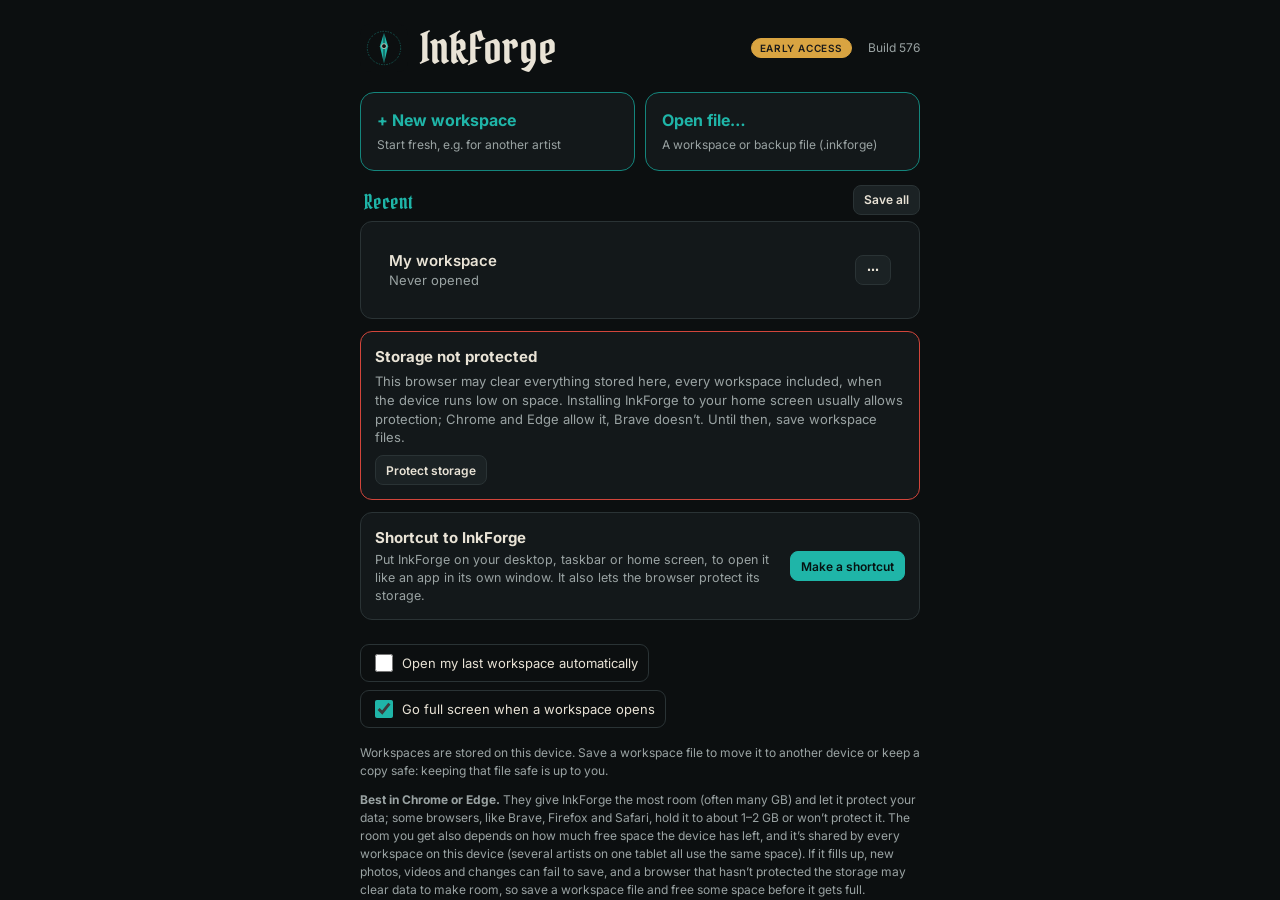
<file: index.html>
<!doctype html>
<html lang="en">
<head>
<meta charset="utf-8">
<meta name="viewport" content="width=device-width, initial-scale=1, viewport-fit=cover">
<meta name="theme-color" content="#0c0f10">
<meta name="apple-mobile-web-app-capable" content="yes">
<meta name="apple-mobile-web-app-status-bar-style" content="black-translucent">
<title>InkForge</title>
<link rel="manifest" href="manifest.webmanifest">
<link rel="icon" href="icon.svg" type="image/svg+xml">
<link rel="apple-touch-icon" href="icon-192.png">
<link rel="preconnect" href="https://fonts.googleapis.com">
<link rel="preconnect" href="https://fonts.gstatic.com" crossorigin>
<link href="https://fonts.googleapis.com/css2?family=Pirata+One&family=Inter:wght@400;500;600;700&display=swap" rel="stylesheet">
<link rel="stylesheet" href="app.css">
</head>
<body>
<div id="app">
  <nav id="nav" aria-label="Main">
    <div class="brand"><img src="icon.svg" alt=""><span>InkForge</span></div>
    <button class="nav-btn" data-view="home" data-tip="Today at a glance">
      <svg viewBox="0 0 24 24"><path d="M3 11l9-7 9 7v9a1 1 0 0 1-1 1h-5v-6H9v6H4a1 1 0 0 1-1-1z"/></svg><span>Home</span></button>
    <button class="nav-btn" data-view="clients" data-tip="Client phonebook">
      <svg viewBox="0 0 24 24"><circle cx="9" cy="8" r="4"/><path d="M2 21c0-4 3-6 7-6s7 2 7 6"/><path d="M17 4a4 4 0 0 1 0 8M22 21c0-3-2-5-4-5.5"/></svg><span>Clients</span></button>
    <button class="nav-btn" data-view="book" data-tip="Appointments calendar">
      <svg viewBox="0 0 24 24"><rect x="3" y="5" width="18" height="16" rx="2"/><path d="M3 10h18M8 3v4M16 3v4"/></svg><span>Book</span></button>
    <button class="nav-btn" data-view="studio" data-tip="Portfolio, stencils, forms, reels">
      <svg viewBox="0 0 24 24"><path d="M14 3l7 7-9 9H5v-7z"/><path d="M11 6l7 7M5 19l-2 2"/></svg><span>Studio</span></button>
    <button class="nav-btn" data-view="more" data-tip="Settings, backup, rules, stock">
      <svg viewBox="0 0 24 24"><circle cx="5" cy="12" r="1.6"/><circle cx="12" cy="12" r="1.6"/><circle cx="19" cy="12" r="1.6"/></svg><span>More</span></button>
  </nav>
  <main id="main">
    <header id="topbar"><h1 id="view-title">InkForge</h1>
      <span class="tb-draw" id="tb-draw" aria-label="Drawing programs"></span>
      <button class="tb-fs" id="rf-btn" hidden aria-label="Refresh" data-tip="Reload the app (pull down to refresh is off)"><svg viewBox="0 0 24 24"><path d="M20 11a8 8 0 0 0-14.9-3M4 4v4h4M4 13a8 8 0 0 0 14.9 3M20 20v-4h-4"/></svg></button>
      <button class="tb-fs" id="fs-btn" hidden aria-label="Full screen" data-tip="Full screen: hides the browser's bars"><svg viewBox="0 0 24 24"><path d="M4 9V4h5M20 9V4h-5M4 15v5h5M20 15v5h-5"/></svg></button>
      <span class="tb-right"><span class="badge ea" data-tip="InkForge is still being built. Features may change and some things may not work yet.">Early Access</span>
        <span id="db-badge" class="badge" data-tip="Database status">…</span></span></header>
    <section id="view"></section>
  </main>
</div>
<div id="tip" role="tooltip" hidden></div>
<div id="toast" hidden></div>
<input type="file" id="import-file" accept=".inkforge,.sqlite,.db" hidden>
<script src="reel.js"></script>
<script src="design.js"></script>
<script src="qr.js"></script>
<script src="forms.js"></script>
<script src="tour.js"></script>
<script src="app.js"></script>
</body>
</html>
</file>
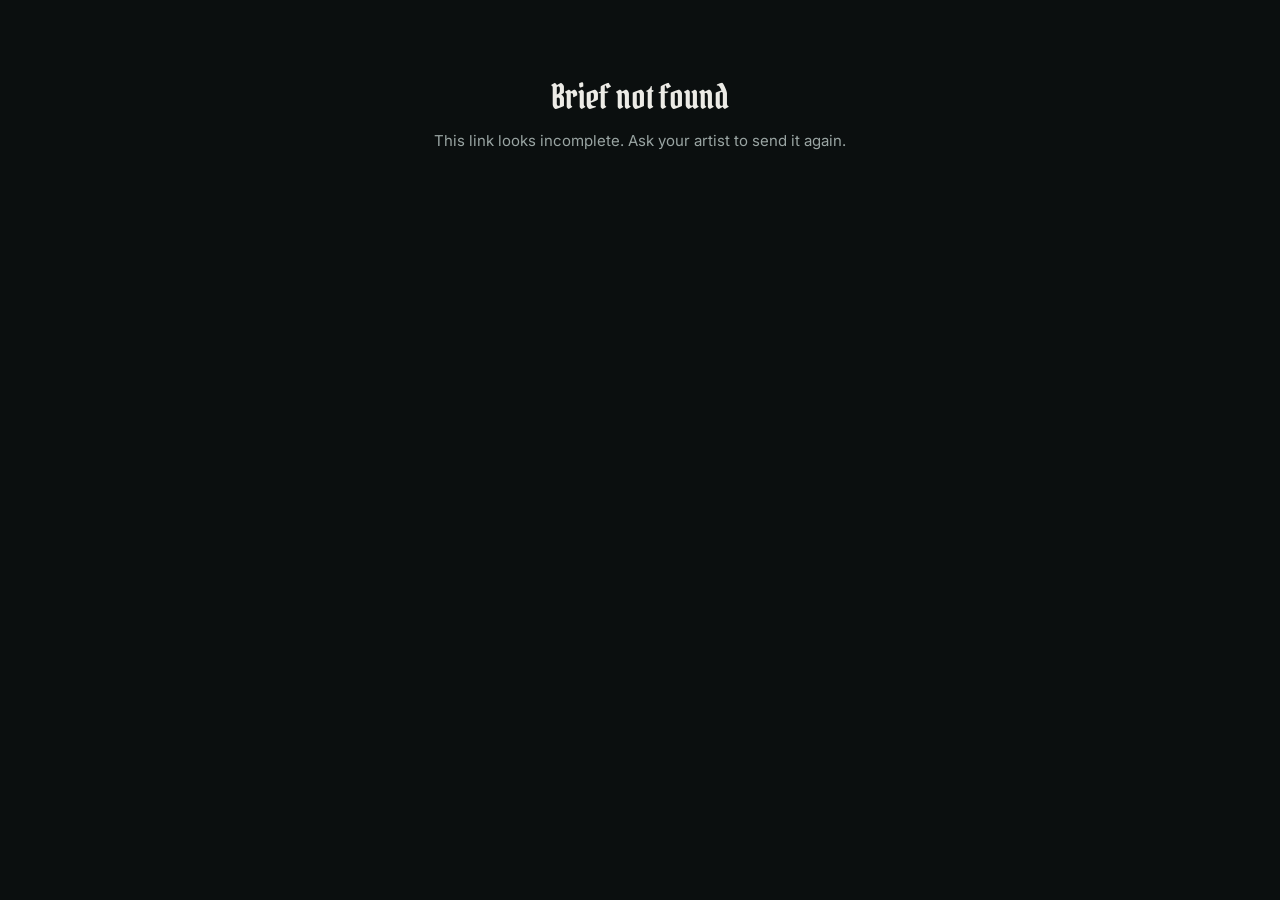
<file: brief.html>
<!doctype html>
<html lang="en">
<head>
<meta charset="utf-8">
<meta name="viewport" content="width=device-width, initial-scale=1, viewport-fit=cover">
<meta name="robots" content="noindex">
<title>Your tattoo brief</title>
<link rel="preconnect" href="https://fonts.googleapis.com">
<link rel="preconnect" href="https://fonts.gstatic.com" crossorigin>
<link href="https://fonts.googleapis.com/css2?family=Pirata+One&family=Inter:wght@400;500;600;700&display=swap" rel="stylesheet">
<style>
  :root { --bg: #0b0f0f; --bg2: #121818; --line: #263131; --ink: #ecebe6; --ink2: #9aa5a3; --teal: #1fb6a6; --gold: #e8b44c; }
  * { box-sizing: border-box; }
  body { margin: 0; background: var(--bg); color: var(--ink); font: 15px/1.45 Inter, system-ui, sans-serif; }
  main { max-width: 640px; margin: 0 auto; padding: 18px 16px 60px; }
  h1, h2 { font-family: 'Pirata One', serif; font-weight: 400; }
  h1 { font-size: 34px; margin: 0; line-height: 1.1; }
  h2 { font-size: 26px; margin: 0 0 6px; }
  .muted { color: var(--ink2); }
  .card { background: var(--bg2); border: 1px solid var(--line); border-radius: 16px; padding: 16px; margin-top: 14px; }
  .head { display: flex; justify-content: space-between; gap: 12px; align-items: flex-end; border-bottom: 3px solid var(--teal); padding-bottom: 10px; }
  .bar { height: 6px; background: var(--line); border-radius: 99px; margin-top: 12px; overflow: hidden; } .bar i { display: block; height: 100%; background: var(--teal); transition: width .2s; }
  .step { font-size: 12px; color: var(--ink2); text-transform: uppercase; letter-spacing: .06em; margin-top: 8px; }
  .chips { display: flex; flex-wrap: wrap; gap: 6px; margin-top: 8px; }
  .chip { border: 1px solid var(--line); background: var(--bg); color: var(--ink); border-radius: 99px; padding: 8px 13px; font: 500 14px Inter, sans-serif; cursor: pointer; display: inline-flex; align-items: center; gap: 6px; }
  .chip.on { background: var(--teal); color: #061211; border-color: var(--teal); font-weight: 600; }
  .chip i { width: 9px; height: 9px; border-radius: 50%; display: inline-block; }
  .grp { font-size: 12px; color: var(--ink2); margin: 12px 0 0; text-transform: uppercase; letter-spacing: .05em; }
  .opts { display: grid; gap: 8px; margin-top: 10px; }
  .opt { text-align: left; border: 2px solid var(--line); background: var(--bg); color: var(--ink); border-radius: 14px; padding: 12px 14px; cursor: pointer; font: inherit; }
  .opt.on { border-color: var(--teal); background: rgba(31,182,166,.1); }
  .opt b { display: block; } .opt small { color: var(--ink2); font-size: 13px; }
  .chart { display: block; width: 100%; max-width: 380px; margin: 8px auto 0; border-radius: 12px; background: #fff; }
  label.f { display: block; margin-top: 12px; font-size: 12px; text-transform: uppercase; letter-spacing: .04em; color: var(--ink2); font-weight: 600; }
  input[type=text], input[type=tel], input[type=number], textarea { display: block; width: 100%; margin-top: 4px; background: var(--bg); color: var(--ink); border: 1px solid var(--line); border-radius: 10px; padding: 11px 12px; font: 15px Inter, sans-serif; text-transform: none; letter-spacing: 0; }
  input:focus, textarea:focus { outline: 2px solid var(--teal); border-color: transparent; }
  .two { display: grid; grid-template-columns: 1fr 1fr; gap: 10px; }
  .num { display: flex; align-items: center; gap: 10px; margin-top: 6px; } .num button { width: 42px; height: 42px; border-radius: 12px; border: 1px solid var(--line); background: var(--bg); color: var(--ink); font: 700 20px Inter; cursor: pointer; } .num b { font-size: 22px; min-width: 30px; text-align: center; }
  .chk { display: flex; gap: 10px; align-items: flex-start; font-size: 14px; margin: 12px 0 0; }
  .chk input { width: 20px; height: 20px; accent-color: var(--teal); flex: none; margin-top: 1px; }
  .nav { display: flex; gap: 8px; margin-top: 16px; }
  .btn { flex: 1; display: block; border: 0; border-radius: 12px; padding: 14px; font: 700 16px Inter, sans-serif; cursor: pointer; text-align: center; }
  .btn.pri { background: var(--teal); color: #061211; } .btn.sec { background: none; color: var(--ink2); border: 1px solid var(--line); flex: 0 0 auto; padding: 14px 18px; }
  .warn { border-color: var(--gold); color: var(--gold); font-size: 14px; }
  .sum div { display: grid; grid-template-columns: 26px 1fr; gap: 6px; padding: 7px 0; border-top: 1px solid var(--line); font-size: 14px; } .sum div:first-child { border-top: 0; } .sum b { color: var(--teal); }
  .err { text-align: center; padding: 60px 16px; } .foot { text-align: center; font-size: 11px; color: #5d6867; margin-top: 28px; }
</style>
</head>
<body>
<main id="app"><p class="muted" style="text-align:center;margin-top:40vh">Opening…</p></main>
<script>
/* A short brief for a tattoo quote: eight quick questions, answered with taps. The setup travels in the link after
   '#', which browsers never send to the server; the answers go straight to the artist on WhatsApp. */
const $ = (s) => document.querySelector(s);
const esc = (s) => String(s ?? '').replace(/[&<>"']/g, ch => ({ '&': '&amp;', '<': '&lt;', '>': '&gt;', '"': '&quot;', "'": '&#39;' }[ch]));
const fromB64u = (t) => Uint8Array.from(atob(t.replace(/-/g, '+').replace(/_/g, '/')), ch => ch.charCodeAt(0));
const toB64u = (bytes) => { let b = ''; bytes.forEach(x => b += String.fromCharCode(x)); return btoa(b).replace(/\+/g, '-').replace(/\//g, '_').replace(/=+$/, ''); };
async function unpack(h) { const kind = h[0], bytes = fromB64u(h.slice(1)); if (kind === 'j') return JSON.parse(new TextDecoder().decode(bytes));
  return JSON.parse(new TextDecoder().decode(await new Response(new Blob([bytes]).stream().pipeThrough(new DecompressionStream('deflate-raw'))).arrayBuffer())); }
const PAIN = ['#b9b9b9', '#e6d27a', '#f0b860', '#ef9a6a', '#e0605a'];
const SIZES = [['s', 'Small', 'About a bank card', 8, 5], ['m', 'Medium', 'About the palm of a hand', 12, 10], ['l', 'Large', 'About a hand span', 20, 15], ['xl', 'Very large', 'Half a sleeve, a back piece or more', 35, 25]];
const COLS = [['black', 'Black', 'Black ink only'], ['bg', 'Black & grey', 'Black with grey shading'], ['colour', 'Colour', 'Full colour']];
const BGS = [['none', 'None'], ['some', 'A little'], ['full', 'A full background']];
const SIDES = [['L', 'Left'], ['C', 'Centre'], ['R', 'Right'], ['U', 'Not sure']];
const STEPS = ['About you', 'Placement', 'Size', 'Colour', 'Detail', 'Style', 'What’s in it', 'Text', 'References'];
let Q, S = { st: 0, n: '', p: '', sd: '', pl: '', sz: '', w: '', h: '', c: '', cn: '', d: 0, s: '', el: 1, eln: '', bg: '', mn: '', tx: '', f: '', sp: false, rf: true, m: '' };
const chip = (k, v, l, extra = '') => `<button class="chip ${S[k] === v ? 'on' : ''}" data-k="${k}" data-v="${esc(v)}">${extra}${esc(l)}</button>`;
const opt = (k, v, b, sm) => `<button class="opt ${S[k] === v ? 'on' : ''}" data-k="${k}" data-v="${esc(v)}"><b>${esc(b)}</b>${sm ? `<small>${esc(sm)}</small>` : ''}</button>`;
const big = () => S.sz === 'xl' || S.el >= 5;
function body() { const s = S.st;
  if (s === 0) return `<h2>Tell us about your tattoo</h2><p class="muted">${esc(Q.in)}</p><p class="muted">Eight quick questions, about 5 minutes. Tap “Not sure” on anything you’d like the artist to decide.</p>
    <label class="f">Your name<input type="text" id="n" autocomplete="name" value="${esc(S.n)}"></label><label class="f">Phone number<input type="tel" id="p" autocomplete="tel" placeholder="${Q.cc ? '+' + Q.cc + ' ' : '+'}…" value="${esc(S.p)}"></label>`;
  if (s === 1) { const groups = [...new Set(Q.pl.map(x => x[1]))];
    return `<h2>Where on your body?</h2><p class="muted">Grey is the least painful, red the most.</p><img class="chart" src="img/pain-chart.png" alt="Body pain chart">
      <div class="grp">Which side</div><div class="chips">${SIDES.map(([k, l]) => chip('sd', k, l)).join('')}</div>
      ${groups.map(g => `<div class="grp">${esc(g)}</div><div class="chips">${Q.pl.filter(x => x[1] === g).map(x => chip('pl', x[0], x[0], `<i style="background:${PAIN[(x[2] || 1) - 1]}"></i>`)).join('')}</div>`).join('')}
      <div class="chips">${chip('pl', '?', 'Not sure yet')}</div>`; }
  if (s === 2) return `<h2>Roughly how big?</h2><p class="muted">A rough idea is fine; the artist fits it to your body.</p>
    <div class="opts">${SIZES.map(([k, b, sm, w, h]) => opt('sz', k, b, `${sm} · about ${w} × ${h} cm`)).join('')}${opt('sz', 'own', 'I know the size', 'Width and height in cm')}</div>
    ${S.sz === 'own' ? `<div class="two"><label class="f">Width (cm)<input type="number" id="w" inputmode="decimal" value="${esc(S.w)}"></label><label class="f">Height (cm)<input type="number" id="h" inputmode="decimal" value="${esc(S.h)}"></label></div>` : ''}
    ${S.sz === 'xl' ? '<div class="card warn">Big pieces like sleeves and back pieces usually need a quick consultation to plan. Carry on, and we’ll set one up.</div>' : ''}`;
  if (s === 3) return `<h2>Colour or black and grey?</h2><div class="opts">${COLS.map(([k, b, sm]) => opt('c', k, b, sm)).join('')}${opt('c', '?', 'Not sure', 'The artist will suggest what suits it')}</div>
    <label class="f">Colours to use or avoid <span style="text-transform:none">(optional)</span><input type="text" id="cn" value="${esc(S.cn)}" placeholder="e.g. no red, mostly blues"></label>`;
  if (s === 4) return `<h2>How much detail?</h2><div class="opts">${Q.dl.map(([b, sm], i) => opt('d', i + 1, b, sm)).join('')}${opt('d', -1, 'Not sure', 'Leave it to the artist')}</div>`;
  if (s === 5) return `<h2>Which style?</h2><p class="muted">No need to know the names: tap the closest, or send pictures of what you like.</p>
    <div class="chips">${Q.sty.map(x => chip('s', x, x)).join('')}${chip('s', '?', 'I’ll send pictures')}</div>`;
  if (s === 6) return `<h2>What’s in it?</h2><p class="muted">The things you want in the tattoo: a rose, a skull, a name, a place…</p>
    <label class="f">How many things</label><div class="num"><button data-el="-1">−</button><b>${S.el}</b><button data-el="1">+</button></div>
    <label class="f">What are they<textarea id="eln" rows="2" placeholder="e.g. a rose, a pocket watch, my son’s birth date">${esc(S.eln)}</textarea></label>
    <div class="grp">Background</div><div class="chips">${BGS.map(([k, l]) => chip('bg', k, l)).join('')}</div>
    <label class="f">The meaning or story <span style="text-transform:none">(optional)</span><textarea id="mn" rows="2">${esc(S.mn)}</textarea></label>
    ${S.el >= 5 ? '<div class="card warn">That’s a lot going on: a quick consultation will help plan it. Carry on, and we’ll set one up.</div>' : ''}`;
  if (s === 7) return `<h2>Any words?</h2><p class="muted">Names, dates or a quote. Leave it empty if there’s no text.</p>
    <label class="f">The exact words<textarea id="tx" rows="2">${esc(S.tx)}</textarea></label>
    ${S.tx.trim() ? `<label class="chk"><input type="checkbox" id="sp" ${S.sp ? 'checked' : ''}><span>I’ve double-checked the spelling.</span></label>
      <div class="grp">Font</div><div class="chips">${Q.fn.map(x => chip('f', x, x)).join('')}${chip('f', '?', 'I’ll send a sample')}</div>` : ''}`;
  if (s === 8) return `<h2>Pictures help most</h2><p class="muted">Send reference pictures with your reply: tattoos you like, photos, sketches, even AI mock-ups. They don’t need to be perfect; they show us what you have in mind.</p>
    <label class="chk"><input type="checkbox" id="rf" ${S.rf ? 'checked' : ''}><span>I’ll send pictures after this message.</span></label>
    <label class="f">Anything else? <span style="text-transform:none">(optional)</span><textarea id="m" rows="2">${esc(S.m)}</textarea></label>
    ${big() ? '<div class="card warn">This one will need a quick consultation to plan; we’ll suggest a time.</div>' : ''}
    <div class="card sum">${lines().map(([k, v], i) => `<div><b>${i + 1}.</b><span>${esc(k)}: ${esc(v)}</span></div>`).join('')}</div>`;
  return ''; }
const nm = (arr, k) => (arr.find(x => x[0] === k) || [])[1];
function lines() { const sz = S.sz === 'own' ? `${S.w || '?'} × ${S.h || '?'} cm` : S.sz ? `${nm(SIZES, S.sz)} (about ${SIZES.find(x => x[0] === S.sz)[3]} × ${SIZES.find(x => x[0] === S.sz)[4]} cm)` : 'Not sure';
  return [['Placement', `${S.pl && S.pl !== '?' ? S.pl : 'Not sure'}${S.sd && S.sd !== 'U' ? ', ' + nm(SIDES, S.sd).toLowerCase() : ''}`], ['Size', sz],
    ['Colour', `${S.c && S.c !== '?' ? nm(COLS, S.c) : 'Not sure'}${S.cn.trim() ? ' (' + S.cn.trim() + ')' : ''}`], ['Detail', S.d > 0 ? Q.dl[S.d - 1][0] : 'Not sure'], ['Style', S.s && S.s !== '?' ? S.s : 'Sending pictures'],
    ['In it', `${S.el} thing${S.el === 1 ? '' : 's'}${S.eln.trim() ? ': ' + S.eln.trim() : ''}; background: ${S.bg ? nm(BGS, S.bg).toLowerCase() : 'not sure'}${S.mn.trim() ? '; meaning: ' + S.mn.trim() : ''}`],
    ['Text', S.tx.trim() ? `“${S.tx.trim()}”${S.f && S.f !== '?' ? ', ' + S.f : ''}${S.sp ? ' (spelling checked)' : ''}` : 'None'], ['References', S.rf ? 'Sending pictures' : 'None']]; }
const intl = (v) => { const t = v.trim(); if (!t || t.startsWith('+')) return t; if (t.startsWith('00')) return '+' + t.slice(2); return /^0\d/.test(t) && Q.cc ? `+${Q.cc} ${t.slice(1)}` : t; };
function reply() { const sz = SIZES.find(x => x[0] === S.sz), w = S.sz === 'own' ? +S.w || 0 : sz ? sz[3] : 0, h = S.sz === 'own' ? +S.h || 0 : sz ? sz[4] : 0;
  const A = { v: 1, w0: Q.w, n: S.n.trim(), p: intl(S.p), pl: S.pl === '?' ? '' : S.pl, sd: S.sd, sw: w, sh: h, c: S.c === '?' ? '' : S.c, cn: S.cn.trim(), d: S.d > 0 ? S.d : 0, s: S.s === '?' ? '' : S.s,
    el: S.el, eln: S.eln.trim(), bg: S.bg, mn: S.mn.trim(), tx: S.tx.trim(), f: S.f === '?' ? '' : S.f, sp: S.sp, rf: S.rf, m: S.m.trim(), big: big() };
  return `Hi! Here’s my tattoo brief.\nName: ${A.n}\n${A.p ? 'Phone: ' + A.p + '\n' : ''}` + lines().map(([k, v], i) => `${i + 1}. ${k}: ${v}`).join('\n') + (A.m ? `\nNote: ${A.m}` : '')
    + (A.big ? '\n(I may need a consultation.)' : '') + `\n\n(For ${Q.st}'s app) IFB1.${toB64u(new TextEncoder().encode(JSON.stringify(A)))}`; }
function draw() { const last = STEPS.length - 1, ok = S.st !== 0 || S.n.trim();
  $('#app').innerHTML = `<div class="head"><div><h1>${esc(Q.st)}</h1>${Q.ar && Q.ar !== Q.st ? `<div class="muted">${esc(Q.ar)}</div>` : ''}</div><small class="muted">Tattoo brief</small></div>
    <div class="bar"><i style="width:${Math.round(S.st / last * 100)}%"></i></div><div class="step">${S.st + 1} of ${STEPS.length} · ${STEPS[S.st]}</div>
    <div class="card">${body()}</div>
    <div class="nav">${S.st ? '<button class="btn sec" id="bk">Back</button>' : ''}${S.st < last ? `<button class="btn pri" id="nx" ${ok ? '' : 'disabled'}>Next</button>` : `<button class="btn pri" id="go">Send to ${esc(Q.st)} on WhatsApp</button>`}</div>
    ${S.st === last ? '<button class="btn sec" id="cp" style="width:100%;margin-top:8px">Copy my answers instead</button>' : ''}
    <div class="foot">Nothing you type here is stored on this page; it only goes into your message.</div>`; }
const keep = () => { for (const id of ['n', 'p', 'w', 'h', 'cn', 'eln', 'mn', 'tx', 'm']) { const el = document.getElementById(id); if (el) S[id] = el.value; }
  for (const id of ['sp', 'rf']) { const el = document.getElementById(id); if (el) S[id] = el.checked; } };
document.addEventListener('click', async (e) => { const t = e.target.closest('[data-k],[data-el],#nx,#bk,#go,#cp'); if (!t) return; keep();
  if (t.dataset.k) { const k = t.dataset.k, v = t.dataset.v; S[k] = k === 'd' ? +v : v; return draw(); }
  if (t.dataset.el) { S.el = Math.max(1, Math.min(12, S.el + +t.dataset.el)); return draw(); }
  if (t.id === 'nx') { S.st++; draw(); return scrollTo(0, 0); } if (t.id === 'bk') { S.st--; draw(); return scrollTo(0, 0); }
  if (t.id === 'go') { location.href = `https://wa.me/${Q.ph}?text=${encodeURIComponent(reply())}`; return; }
  if (t.id === 'cp') { try { await navigator.clipboard.writeText(reply()); t.textContent = 'Copied. Paste it in a message to ' + Q.st; } catch { prompt('Copy this and send it:', reply()); } } });
document.addEventListener('input', (e) => { if (e.target.id === 'n') { S.n = e.target.value; const b = $('#nx'); if (b) b.disabled = !S.n.trim(); }
  if (e.target.id === 'tx') { const had = !!S.tx.trim(); S.tx = e.target.value; if (had !== !!S.tx.trim()) { draw(); const el = $('#tx'); el.focus(); el.setSelectionRange(el.value.length, el.value.length); } } });
(async () => { try { const h = location.hash.slice(1); if (!h) throw 0; Q = await unpack(h); document.title = `Your tattoo brief · ${Q.st}`; draw(); }
  catch { $('#app').innerHTML = '<div class="err"><h1>Brief not found</h1><p class="muted">This link looks incomplete. Ask your artist to send it again.</p></div>'; } })();
</script>
</body>
</html>
</file>
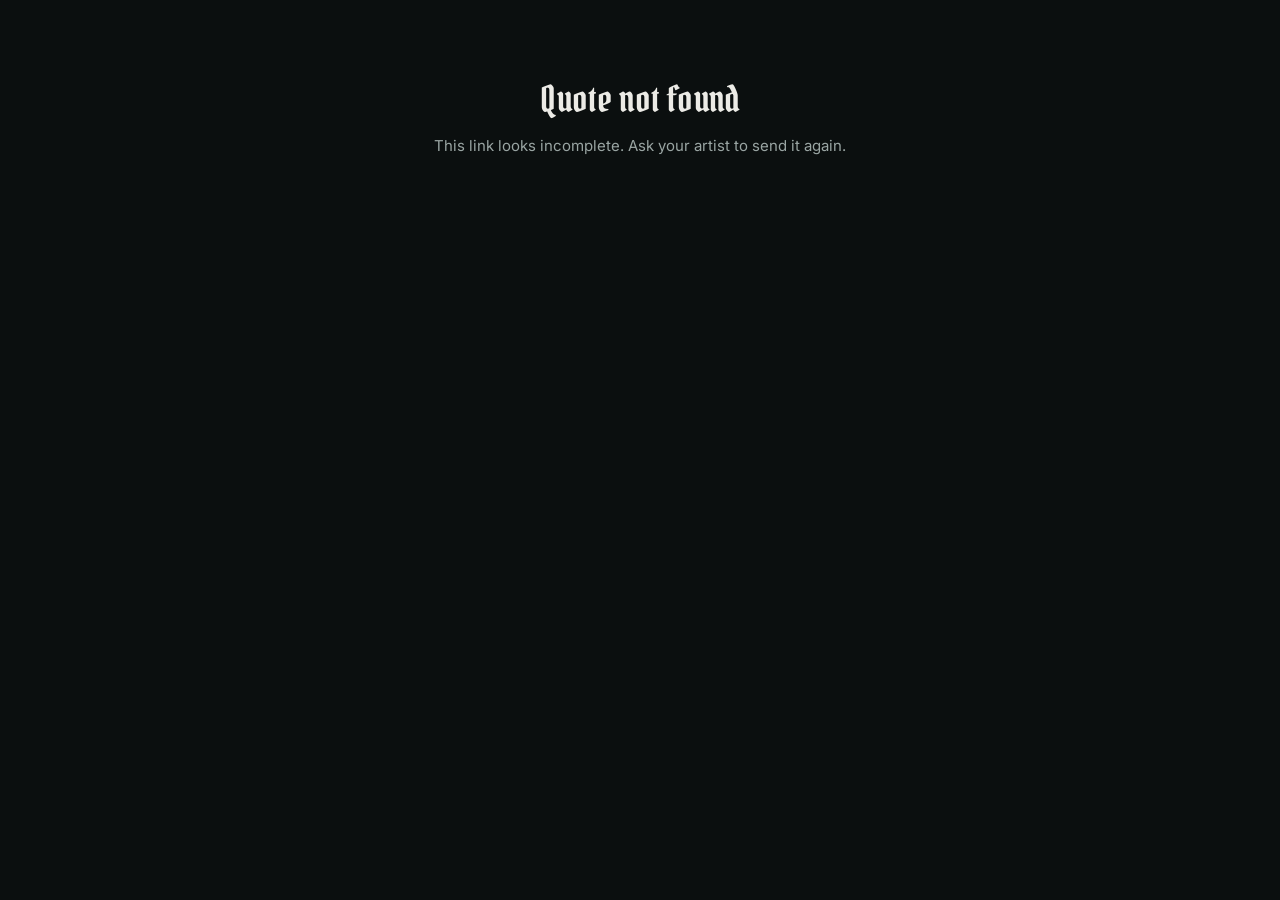
<file: quote.html>
<!doctype html>
<html lang="en">
<head>
<meta charset="utf-8">
<meta name="viewport" content="width=device-width, initial-scale=1, viewport-fit=cover">
<meta name="robots" content="noindex">
<title>Your tattoo quote</title>
<link rel="preconnect" href="https://fonts.googleapis.com">
<link rel="preconnect" href="https://fonts.gstatic.com" crossorigin>
<link href="https://fonts.googleapis.com/css2?family=Pirata+One&family=Inter:wght@400;500;600;700&display=swap" rel="stylesheet">
<style>
  :root { --bg: #0b0f0f; --bg2: #121818; --line: #263131; --ink: #ecebe6; --ink2: #9aa5a3; --teal: #1fb6a6; --gold: #e8b44c; --red: #e0605a; }
  * { box-sizing: border-box; }
  body { margin: 0; background: var(--bg); color: var(--ink); font: 15px/1.45 Inter, system-ui, sans-serif; }
  main { max-width: 640px; margin: 0 auto; padding: 20px 16px 60px; }
  h1, h2, .disp { font-family: 'Pirata One', serif; font-weight: 400; letter-spacing: .01em; }
  h1 { font-size: 36px; margin: 0; line-height: 1.1; }
  h2 { font-size: 26px; margin: 0 0 10px; }
  .muted { color: var(--ink2); }
  .card { background: var(--bg2); border: 1px solid var(--line); border-radius: 16px; padding: 16px; margin-top: 14px; }
  .head { display: flex; justify-content: space-between; gap: 12px; align-items: flex-end; border-bottom: 3px solid var(--teal); padding-bottom: 12px; }
  .head small { display: block; color: var(--ink2); font-size: 12px; text-align: right; }
  .pc { display: grid; grid-template-columns: 28px 1fr auto; gap: 10px; align-items: center; padding: 10px 0; border-top: 1px solid var(--line); }
  .pc:first-of-type { border-top: 0; }
  .pc .n { font: 26px 'Pirata One', serif; color: var(--teal); text-align: center; }
  .pc small { display: block; color: var(--ink2); font-size: 12px; }
  .pc .p { text-align: right; font-weight: 600; }
  .big { font: 64px/1 'Pirata One', serif; color: var(--teal); }
  .facts { display: grid; grid-template-columns: repeat(3, 1fr); gap: 8px; margin-top: 12px; }
  .facts span { background: var(--bg); border: 1px solid var(--line); border-radius: 10px; padding: 8px 4px; text-align: center; font-size: 12px; color: var(--ink2); }
  .facts b { display: block; font-size: 16px; color: var(--ink); }
  .opts { display: grid; grid-template-columns: 1fr 1fr; gap: 10px; }
  .opt { position: relative; text-align: left; border: 2px solid var(--line); background: var(--bg); color: var(--ink); border-radius: 14px; padding: 14px; cursor: pointer; font: inherit; }
  .opt.on { border-color: var(--teal); background: rgba(31,182,166,.1); }
  .opt b { display: block; font-size: 15px; }
  .opt .disp { font-size: 36px; color: var(--teal); display: block; margin: 4px 0; }
  .opt small { color: var(--ink2); font-size: 12px; display: block; }
  .save { position: absolute; top: -10px; right: 10px; background: var(--teal); color: #061211; font-size: 11px; font-weight: 700; padding: 2px 8px; border-radius: 99px; }
  ul { margin: 0; padding-left: 18px; color: var(--ink2); font-size: 13px; }
  label.f { display: block; margin-bottom: 10px; font-size: 12px; text-transform: uppercase; letter-spacing: .04em; color: var(--ink2); font-weight: 600; }
  input[type=text], input[type=tel], textarea { display: block; width: 100%; margin-top: 4px; background: var(--bg); color: var(--ink); border: 1px solid var(--line); border-radius: 10px; padding: 11px 12px; font: 15px Inter, sans-serif; text-transform: none; letter-spacing: 0; }
  input:focus, textarea:focus { outline: 2px solid var(--teal); border-color: transparent; }
  .months { display: grid; gap: 14px; }
  .mo b { display: block; margin-bottom: 6px; }
  .grid { display: grid; grid-template-columns: repeat(7, 1fr); gap: 4px; }
  .grid i { font-style: normal; font-size: 11px; color: var(--ink2); text-align: center; }
  .d { aspect-ratio: 1; border-radius: 8px; border: 1px solid transparent; background: none; color: #4b5655; font: 600 14px Inter, sans-serif; padding: 0; }
  .d.ok { background: rgba(31,182,166,.16); color: var(--ink); border-color: rgba(31,182,166,.4); cursor: pointer; }
  .d.part { background: rgba(232,180,76,.14); border-color: rgba(232,180,76,.45); color: var(--ink); cursor: pointer; }
  .d.on { background: var(--teal); color: #061211; border-color: var(--teal); }
  .legend { display: flex; gap: 14px; font-size: 12px; color: var(--ink2); margin: 8px 0 0; flex-wrap: wrap; }
  .legend span::before { content: ''; display: inline-block; width: 10px; height: 10px; border-radius: 3px; margin-right: 5px; vertical-align: -1px; }
  .legend .l1::before { background: rgba(31,182,166,.5); } .legend .l2::before { background: rgba(232,180,76,.55); }
  .times { display: flex; flex-wrap: wrap; gap: 6px; margin-top: 8px; }
  .t { border: 1px solid var(--line); background: var(--bg); color: var(--ink); border-radius: 99px; padding: 7px 14px; font: 600 14px Inter, sans-serif; cursor: pointer; }
  .t.on { background: var(--teal); color: #061211; border-color: var(--teal); }
  .hint { font-size: 13px; color: var(--gold); margin-top: 8px; }
  .chk { display: flex; gap: 10px; align-items: flex-start; font-size: 14px; margin: 12px 0; }
  .chk input { width: 20px; height: 20px; accent-color: var(--teal); flex: none; margin-top: 1px; }
  .btn { display: block; width: 100%; border: 0; border-radius: 12px; padding: 15px; font: 700 16px Inter, sans-serif; cursor: pointer; text-align: center; text-decoration: none; }
  .btn.pri { background: var(--teal); color: #061211; }
  .btn.pri:disabled { opacity: .4; cursor: not-allowed; }
  .btn.sec { background: none; color: var(--ink2); border: 1px solid var(--line); margin-top: 8px; font-weight: 600; font-size: 14px; padding: 11px; }
  .warn { border-color: var(--gold); color: var(--gold); font-size: 14px; }
  .err { text-align: center; padding: 60px 16px; }
  .foot { text-align: center; font-size: 11px; color: #5d6867; margin-top: 30px; }
</style>
</head>
<body>
<main id="app"><p class="muted" style="text-align:center;margin-top:40vh">Opening your quote…</p></main>
<script>
/* The quote travels in the link after '#', which browsers never send to the server.
   The reply goes straight to the artist on WhatsApp; nothing is stored here. */
const $ = (s) => document.querySelector(s);
const esc = (s) => String(s ?? '').replace(/[&<>"']/g, ch => ({ '&': '&amp;', '<': '&lt;', '>': '&gt;', '"': '&quot;', "'": '&#39;' }[ch]));
const fromB64u = (t) => Uint8Array.from(atob(t.replace(/-/g, '+').replace(/_/g, '/')), ch => ch.charCodeAt(0));
const toB64u = (bytes) => { let b = ''; bytes.forEach(x => b += String.fromCharCode(x)); return btoa(b).replace(/\+/g, '-').replace(/\//g, '_').replace(/=+$/, ''); };
const hm = (m) => String(Math.floor(m / 60)).padStart(2, '0') + ':' + String(m % 60).padStart(2, '0');
const fmtH = (h) => { const m = Math.round(h * 60); return m < 60 ? `${m} min` : `${Math.floor(m / 60)} h${m % 60 ? ' ' + (m % 60) + ' min' : ''}`; };
const dayName = (k) => new Date(k + 'T00:00').toLocaleDateString(undefined, { weekday: 'long', day: 'numeric', month: 'long' });

async function unpack(h) {
  const kind = h[0], bytes = fromB64u(h.slice(1));
  if (kind === 'j') return JSON.parse(new TextDecoder().decode(bytes));
  const out = await new Response(new Blob([bytes]).stream().pipeThrough(new DecompressionStream('deflate-raw'))).arrayBuffer();
  return JSON.parse(new TextDecoder().decode(out));
}

let Q, S = { o: null, d: null, t: null };
const money = (v) => (Q.cur || '') + Math.round(v).toLocaleString();

function draw() {
  const multi = !!Q.tog, today = new Date().toISOString().slice(0, 10), expired = Q.vu && today > Q.vu;
  if (multi && !S.o) S.o = 'tog';
  const days = multi && S.o === 'sep' ? Q.daysS : Q.days;
  const keys = Object.keys(days || {}).sort();
  const months = [...new Set(keys.map(k => k.slice(0, 7)))];
  const wins = S.d ? days[S.d] || [] : [];
  if (S.d && !wins.length) { S.d = null; S.t = null; }
  // Start times every 30 minutes inside each free window.
  const times = []; for (const [a, b] of wins) for (let m = a; m <= b && times.length < 24; m += 30) times.push(m);
  if (S.t != null && !times.includes(S.t)) S.t = null;
  const firstDay = (k) => { const w = days[k]; return w && w[0][0]; };
  const dayStart = Math.min(...keys.map(firstDay).filter(x => x != null));
  const ready = S.d && S.t != null && $('#nm')?.value.trim() && $('#ok')?.checked;

  $('#app').innerHTML = `
    <div class="head"><div><h1>${esc(Q.st)}</h1>${Q.ar && Q.ar !== Q.st ? `<div class="muted">${esc(Q.ar)}</div>` : ''}</div>
      <small>Quote ${Q.q ? '#' + Q.q : ''}<br>${new Date(Q.dt + 'T00:00').toLocaleDateString()}<br>Valid until ${new Date(Q.vu + 'T00:00').toLocaleDateString()}</small></div>
    ${expired ? '<div class="card warn">This quote has passed its valid-until date. You can still reply; the price may need updating.</div>' : ''}
    <div class="card"><h2>${Q.cl ? 'Hi ' + esc(Q.cl.split(' ')[0]) + ', here' : 'Here'}'s your quote</h2>
      ${Q.pcs.map((p, i) => `<div class="pc"><span class="n">${i + 1}</span><span><b>${esc(p[0])}</b><small>${esc(p[1])}</small></span>
        <span class="p">${multi ? money(p[2]) + '<small>on its own</small>' : ''}</span></div>`).join('')}
      ${Q.dn ? `<p class="muted" style="font-size:13px;margin:8px 0 0"><b style="color:var(--ink)">Design notes:</b> ${esc(Q.dn)}${Q.dz ? ' (picture sent separately)' : ''}</p>` : ''}
    </div>
    ${multi ? `<div class="card"><h2>Choose how</h2><div class="opts">
        <button class="opt ${S.o === 'sep' ? 'on' : ''}" data-o="sep"><b>Separately</b><span class="disp">${money(Q.sep.p)}</span>
          <small>${Q.sep.s} sessions · about ${fmtH(Q.sep.h)}</small><small>Deposit ${money(Q.sep.d)}</small></button>
        <button class="opt ${S.o === 'tog' ? 'on' : ''}" data-o="tog">${Q.tog.sv ? `<span class="save">Save ${money(Q.tog.sv)}</span>` : ''}<b>All together</b><span class="disp">${money(Q.tog.p)}</span>
          <small>${Q.tog.s > 1 ? Q.tog.s + ' sessions' : 'One session'} · about ${fmtH(Q.tog.h)}</small><small>Deposit ${money(Q.tog.d)}</small></button>
      </div></div>`
    : `<div class="card" style="text-align:center"><div class="muted" style="font-size:12px;text-transform:uppercase;letter-spacing:.06em">${Q.one.disc || Q.one.vat ? 'Total' : 'Estimate'}</div>
        <div class="big">${money(Q.one.p)}</div><div class="muted">Range ${money(Q.one.lo)} – ${money(Q.one.hi)}</div>
        <div class="facts"><span><b>${fmtH(Q.one.h)}</b>tattoo time</span><span><b>${Q.one.s}</b>session${Q.one.s > 1 ? 's' : ''}</span><span><b>${money(Q.one.d)}</b>deposit</span></div></div>`}
    <div class="card"><h2>Good to know</h2><ul>${Q.notes.map(n => `<li>${esc(n)}</li>`).join('')}${Q.vat ? `<li>Prices include VAT at ${Q.vat}%.</li>` : ''}</ul></div>

    <div class="card"><h2>Book your day</h2>
      ${keys.length ? `<p class="muted" style="margin-top:0;font-size:13px">Pick a day, then a start time.${multi && S.o === 'sep' ? ' This is for your first tattoo; we\'ll set the others up together.' : ''}</p>
        <div class="months">${months.map(ym => {
          const [y, m] = ym.split('-').map(Number), first = new Date(y, m - 1, 1), lead = (first.getDay() + 6) % 7, n = new Date(y, m, 0).getDate();
          let cells = ''; for (let i = 0; i < lead; i++) cells += '<span></span>';
          for (let d = 1; d <= n; d++) { const k = `${ym}-${String(d).padStart(2, '0')}`, w = days[k];
            cells += w ? `<button class="d ${w[0][0] > dayStart || w.length > 1 ? 'part' : 'ok'} ${S.d === k ? 'on' : ''}" data-d="${k}">${d}</button>` : `<span class="d">${d}</span>`; }
          return `<div class="mo"><b>${first.toLocaleDateString(undefined, { month: 'long', year: 'numeric' })}</b><div class="grid">${'MTWTFSS'.split('').map(l => `<i>${l}</i>`).join('')}${cells}</div></div>`;
        }).join('')}</div>
        <div class="legend"><span class="l1">Whole day free</span><span class="l2">Later start</span></div>
        ${S.d ? `<div style="margin-top:14px"><b>${dayName(S.d)}</b>
          ${wins[0][0] > dayStart ? `<div class="hint">There's an earlier booking that day, so your session can start from ${hm(wins[0][0])}.</div>` : ''}
          <div class="times">${times.map(m => `<button class="t ${S.t === m ? 'on' : ''}" data-t="${m}">${hm(m)}</button>`).join('')}</div></div>` : ''}`
      : `<p class="muted">No open days are listed right now. Send your details and ${esc(Q.st)} will get back to you with a date.</p>`}
      <div style="margin-top:16px">
        <label class="f">Your name<input type="text" id="nm" autocomplete="name" value="${esc(S.nm ?? Q.cl ?? '')}"></label>
        <label class="f">Phone number<input type="tel" id="pn" autocomplete="tel" placeholder="${Q.cc ? '+' + Q.cc + ' ' : '+'}…" value="${esc(S.pn || '')}"></label>
        <label class="f">Anything to add? <span style="text-transform:none;letter-spacing:0">(optional)</span><textarea id="ms" rows="3">${esc(S.ms || '')}</textarea></label>
        <label class="chk"><input type="checkbox" id="ok" ${S.ok ? 'checked' : ''}><span>I've read the quote and the notes above.</span></label>
        <button class="btn pri" id="go" ${(S.d && S.t != null) || !keys.length ? '' : 'disabled'}>Send to ${esc(Q.st)} on WhatsApp</button>
        <button class="btn sec" id="cp">Copy my reply instead</button>
        <p class="muted" style="font-size:12px;text-align:center;margin:10px 0 0">The day you pick is a request until ${esc(Q.st)} confirms it.</p>
      </div></div>
    <div class="foot">Nothing you type here is stored on this page; it only goes into your message.</div>`;
}

// International form so the artist's app can match a saved client: a leading 0 gets the artist's country code.
const intl = (v) => { const t = v.trim(); if (!t || t.startsWith('+')) return t; if (t.startsWith('00')) return '+' + t.slice(2);
  return /^0\d/.test(t) && Q.cc ? `+${Q.cc} ${t.slice(1)}` : t; };
function reply() {
  const multi = !!Q.tog, nm = $('#nm').value.trim(), pn = intl($('#pn').value), ms = $('#ms').value.trim();
  const code = toB64u(new TextEncoder().encode(JSON.stringify({ q: Q.q, w: Q.w, o: multi ? S.o : 'one', d: S.d, t: S.t != null ? hm(S.t) : null, n: nm, p: pn, m: ms })));
  const opt = multi ? (S.o === 'tog' ? `All together (${money(Q.tog.p)})` : `Separately (${money(Q.sep.p)})`) : money(Q.one.p);
  return `Hi! I'd like to book my tattoo.\n`
    + `Name: ${nm}\n${pn ? 'Phone: ' + pn + '\n' : ''}`
    + `Quote: ${Q.pcs.map(p => p[0]).join(' + ')} · ${opt}\n`
    + (S.d ? `Day: ${dayName(S.d)}, starting ${hm(S.t)}\n` : 'Day: please suggest one\n')
    + (ms ? `Note: ${ms}\n` : '')
    + `\n(For ${Q.st}'s app) IFR1.${code}`;
}

function check() {
  const ok = $('#ok').checked && $('#nm').value.trim() && (!Object.keys((Q.tog && S.o === 'sep' ? Q.daysS : Q.days) || {}).length || (S.d && S.t != null));
  $('#go').disabled = !ok; $('#cp').disabled = !ok;
}
document.addEventListener('click', async (e) => {
  const t = e.target.closest('[data-o],[data-d],[data-t],#go,#cp'); if (!t) return;
  const keep = () => { S.nm = $('#nm')?.value; S.pn = $('#pn')?.value; S.ms = $('#ms')?.value; S.ok = $('#ok')?.checked; };
  if (t.dataset.o) { keep(); S.o = t.dataset.o; S.d = null; S.t = null; draw(); return check(); }
  if (t.dataset.d) { keep(); S.d = t.dataset.d; S.t = null; draw(); check(); return $('.times')?.scrollIntoView({ behavior: 'smooth', block: 'center' }); }
  if (t.dataset.t) { keep(); S.t = +t.dataset.t; draw(); return check(); }
  if (t.id === 'go') { location.href = `https://wa.me/${Q.ph}?text=${encodeURIComponent(reply())}`; return; }
  if (t.id === 'cp') { try { await navigator.clipboard.writeText(reply()); t.textContent = 'Copied. Paste it in a message to ' + Q.st; } catch { prompt('Copy this and send it:', reply()); } }
});
document.addEventListener('input', () => Q && check());
document.addEventListener('change', () => Q && check());

(async () => {
  try {
    const h = location.hash.slice(1);
    if (!h) throw new Error('empty');
    Q = await unpack(h);
    document.title = `Your tattoo quote · ${Q.st}`;
    draw(); check();
  } catch {
    $('#app').innerHTML = '<div class="err"><h1>Quote not found</h1><p class="muted">This link looks incomplete. Ask your artist to send it again.</p></div>';
  }
})();
</script>
</body>
</html>
</file>
<file: app.css>
:root {
  --bg: #0c0f10;
  --bg2: #13181a;
  --bg3: #1b2224;
  --line: #2a3335;
  --ink: #e9e3d6;      /* bone */
  --ink2: #9aa3a3;
  --teal: #1fb5a8;
  --teal2: #14857c;
  --red: #d2453b;
  --radius: 14px;
  --nav-h: 56px;
  --safe-b: env(safe-area-inset-bottom, 0px);
  --display: 'Pirata One', 'Georgia', serif;
  --ui: 'Inter', system-ui, -apple-system, 'Segoe UI', sans-serif;
}
* { box-sizing: border-box; -webkit-tap-highlight-color: transparent; }
[hidden] { display: none !important; }
html, body { margin: 0; height: 100%; }
body {
  background: var(--bg);
  background-image:
    radial-gradient(1200px 600px at 110% -10%, rgba(31,181,168,.08), transparent 60%),
    radial-gradient(800px 500px at -20% 110%, rgba(31,181,168,.05), transparent 60%);
  color: var(--ink); font: 15px/1.45 var(--ui);
  overscroll-behavior: none;
}
button, input, select, textarea { font: inherit; color: inherit; }
svg { width: 22px; height: 22px; fill: none; stroke: currentColor; stroke-width: 1.7; stroke-linecap: round; stroke-linejoin: round; }

#app { display: flex; flex-direction: column-reverse; height: 100%; }
#main { flex: 1; min-width: 0; overflow-y: auto; padding: 0 16px calc(24px); }

/* Bottom tab bar (phones) */
#nav {
  display: flex; justify-content: space-around; align-items: stretch;
  height: calc(var(--nav-h) + var(--safe-b)); padding-bottom: var(--safe-b);
  background: rgba(12,15,16,.92); backdrop-filter: blur(10px);
  border-top: 1px solid var(--line);
}
#nav .brand { display: none; }
.nav-btn {
  flex: 1; background: none; border: 0; color: var(--ink2);
  display: flex; flex-direction: column; align-items: center; justify-content: center; gap: 3px;
  font-size: 11px; font-weight: 600; letter-spacing: .04em; text-transform: uppercase; cursor: pointer;
}
.nav-btn.active { color: var(--teal); }
.nav-btn.active svg { filter: drop-shadow(0 0 6px rgba(31,181,168,.55)); }

/* Side rail (tablet landscape / PC) */
@media (min-width: 900px) {
  #app { flex-direction: row; }
  #nav { flex-direction: column; justify-content: flex-start; width: 76px; height: 100%;
         border-top: 0; border-right: 1px solid var(--line); padding: 12px 0; gap: 4px; }
  #nav .brand { display: flex; flex-direction: column; align-items: center; gap: 3px; margin-bottom: 12px;
                font: 16px var(--display); color: var(--teal); }
  #nav .brand img { width: 34px; height: 34px; }
  .nav-btn { flex: 0 0 60px; font-size: 10px; }
  #main { padding: 0 32px 32px; }
}

#topbar {
  position: sticky; top: 0; z-index: 5; display: flex; align-items: center; justify-content: space-between;
  padding: calc(env(safe-area-inset-top, 0px) + 14px) 0 12px; background: linear-gradient(var(--bg) 70%, transparent);
}
#topbar h1 { margin: 0; font: 34px/1 var(--display); letter-spacing: .02em; }
.badge { font-size: 11px; font-weight: 600; padding: 4px 10px; border-radius: 99px;
         border: 1px solid var(--line); color: var(--ink2); text-transform: uppercase; letter-spacing: .06em; }
.badge.ok { color: var(--teal); border-color: var(--teal2); }
.tb-right { display: flex; flex-direction: column; align-items: flex-end; gap: 4px; flex: none; margin-left: 10px; }
.badge.ea { color: #1a1a1a; background: #d9a441; border-color: #d9a441; font-size: 10px; padding: 2px 8px; }
.badge.warn { color: var(--red); border-color: var(--red); }

#view { max-width: 980px; margin: 0 auto; animation: fade .18s ease; }
@keyframes fade { from { opacity: 0; transform: translateY(4px); } }

.card {
  background: var(--bg2); border: 1px solid var(--line); border-radius: var(--radius);
  padding: 16px; margin-bottom: 14px; position: relative;
}
.card h2 { margin: 0 0 10px; font: 24px/1.1 var(--display); letter-spacing: .02em; display: flex; align-items: center; gap: 8px; }
.grid { display: grid; gap: 14px; grid-template-columns: repeat(auto-fill, minmax(220px, 1fr)); }
.grid > .card { margin-bottom: 0; }
.muted { color: var(--ink2); }
.hero { padding: 22px 18px; border-color: var(--teal2);
        background: linear-gradient(135deg, rgba(31,181,168,.14), transparent 60%), var(--bg2); }
.hero .big { font: 40px/1 var(--display); }

.tile { display: flex; align-items: center; gap: 14px; cursor: pointer; min-height: 72px; }
.tile .ico { width: 44px; height: 44px; border-radius: 12px; display: grid; place-items: center;
             background: var(--bg3); color: var(--teal); flex: none; }
.tile .t { font-weight: 600; }
.tile .soon { margin-left: auto; font-size: 10px; text-transform: uppercase; letter-spacing: .08em; color: var(--ink2); }
.tile:active { transform: scale(.98); }

.btn {
  display: inline-flex; align-items: center; justify-content: center; gap: 8px; min-height: 44px; padding: 0 18px;
  border-radius: 12px; border: 1px solid var(--line); background: var(--bg3); cursor: pointer; font-weight: 600;
}
.btn.primary { background: var(--teal); border-color: var(--teal); color: #061211; }
.btn.danger { border-color: var(--red); color: var(--red); background: none; }
.btn:active { transform: scale(.97); }
.row { display: flex; gap: 10px; flex-wrap: wrap; align-items: center; }

label.field { display: block; margin-bottom: 12px; }
label.field span { display: block; font-size: 12px; color: var(--ink2); margin-bottom: 4px; text-transform: uppercase; letter-spacing: .06em; }
.in { width: 100%; min-height: 46px; padding: 0 14px; border-radius: 12px; border: 1px solid var(--line);
           background: var(--bg); outline: none; font-size: 16px; /* 16px stops iOS zoom */ }
.in:focus { border-color: var(--teal); }

.stat { display: flex; justify-content: space-between; padding: 8px 0; border-bottom: 1px dashed var(--line); }
.stat:last-child { border: 0; }
.meter { height: 6px; background: var(--bg3); border-radius: 9px; overflow: hidden; margin-top: 8px; }
.meter > i { display: block; height: 100%; background: var(--teal); }

textarea.in { padding: 12px 14px; resize: vertical; min-height: 0; display: block; }
.btn.small { min-height: 34px; padding: 0 12px; font-size: 13px; }
.icon-btn { padding: 0; width: 46px; min-height: 46px; flex: none; }

/* Clients */
.search-bar { position: sticky; top: calc(env(safe-area-inset-top, 0px) + 60px); z-index: 4; display: flex; gap: 10px; padding: 4px 0 12px; background: var(--bg); }
.letter { font: 20px var(--display); color: var(--teal); margin: 10px 4px 6px; }
.card.list { padding: 4px 0; }
.c-row { display: flex; align-items: center; gap: 12px; padding: 10px 14px; color: inherit; text-decoration: none; min-height: 60px; }
.c-row + .c-row { border-top: 1px solid var(--line); }
.c-row:active { background: var(--bg3); }
.c-main { flex: 1; min-width: 0; display: flex; flex-direction: column; }
.c-n { font-weight: 600; }
.c-sub { font-size: 13px; white-space: nowrap; overflow: hidden; text-overflow: ellipsis; }
.chev { color: var(--ink2); width: 18px; height: 18px; flex: none; }
.dot { width: 8px; height: 8px; border-radius: 50%; background: var(--red); flex: none; }
.count { text-align: center; font-size: 12px; margin: 8px 0 24px; }
.ava { width: 40px; height: 40px; border-radius: 50%; flex: none; object-fit: cover; display: grid; place-items: center;
       background: var(--bg3); border: 1px solid var(--line); color: var(--teal); font-weight: 700; font-size: 14px; }
.ava.lg { width: 96px; height: 96px; font: 38px var(--display); border: 2px solid var(--teal2); }
.empty { text-align: center; padding: 48px 16px; }
.empty-ico { width: 72px; height: 72px; margin: 0 auto 12px; border-radius: 50%; border: 1px dashed var(--teal2);
             display: grid; place-items: center; color: var(--teal); }
.chips { display: flex; flex-wrap: wrap; gap: 6px; justify-content: center; margin-top: 8px; }
.chip { font-size: 12px; padding: 3px 10px; border-radius: 99px; background: var(--bg3); border: 1px solid var(--line); }
.c-head { display: flex; flex-direction: column; align-items: center; text-align: center; padding-top: 22px; }
.c-name { font: 32px/1.1 var(--display); margin-top: 10px; }
.acts { display: flex; justify-content: center; gap: 6px; margin-top: 16px; width: 100%; }
.act { flex: 1; max-width: 76px; display: flex; flex-direction: column; align-items: center; gap: 4px; padding: 10px 0;
       border-radius: 12px; background: var(--bg3); color: var(--teal); text-decoration: none; font-size: 11px; font-weight: 600; }
.act span { color: var(--ink); }
.act.off { opacity: .3; }
.stat .val { text-align: right; overflow-wrap: anywhere; margin-left: 12px; }
.card.alert { border-color: var(--red); background: linear-gradient(135deg, rgba(210,69,59,.12), transparent 60%), var(--bg2); }
.card.alert h2 { color: var(--red); }
.pre { white-space: pre-wrap; margin: 0; }
.two { display: grid; gap: 0 12px; grid-template-columns: 1fr; }
@media (min-width: 600px) { .two { grid-template-columns: 1fr 1fr; } }
.photo-pick { display: flex; flex-direction: column; align-items: center; gap: 8px; margin: 6px 0 16px; }
.avatar-pick { position: relative; cursor: pointer; }
.avatar-pick .cam { position: absolute; right: -2px; bottom: -2px; width: 32px; height: 32px; border-radius: 50%;
                    background: var(--teal); color: #061211; display: grid; place-items: center; }
.avatar-pick .cam svg { width: 18px; height: 18px; }
.form-foot { position: sticky; bottom: 0; background: var(--bg2); padding: 12px 0 4px; margin-top: 4px; z-index: 1; }
/* Entry forms (client, booking, portfolio, stock, rule, stock take): the buttons in a strip at the top, under the
   top bar, Save on the right; on wide screens the sections sit side by side as panels. */
:has(> .form-foot) { display: flex; flex-direction: column; }
:has(> .form-foot) > .form-foot { order: -1; position: sticky; top: calc(env(safe-area-inset-top, 0px) + 70px); bottom: auto; z-index: 4;
  display: flex; align-items: center; gap: 8px; justify-content: flex-end; margin: -16px -16px 14px; padding: 8px 10px;
  background: var(--bg2); border-bottom: 1px solid var(--line); border-radius: var(--radius) var(--radius) 0 0; }
#stk > .form-foot { margin: 0 0 12px; border: 1px solid var(--line); border-radius: var(--radius); }
:has(> .form-foot) > .qz-foot { margin: 0 0 10px; border: 1px solid var(--line); border-radius: var(--radius); justify-content: space-between; }
.qz-foot > .row { margin-left: auto; gap: 8px; flex-wrap: nowrap; } .qz-foot .qz-live { display: flex; gap: 6px; align-items: baseline; }
:has(> .form-foot) > .form-foot .btn { flex: 0 0 auto !important; min-width: 84px; }
:has(> .form-foot) > .form-foot .btn.primary { min-width: 120px; }
:has(> .form-foot) > .form-foot .danger { margin-right: auto; }
form.card:not(.pro):has(> .form-foot) { max-width: 1100px; margin-left: auto; margin-right: auto; }
@media (max-width: 999px) { .fcols, .fcol { display: contents; } }
@media (min-width: 1000px) {
  form.card:not(.pro):has(> .form-foot) { display: grid; grid-template-columns: 1fr 1fr; column-gap: 14px; align-items: stretch; }
  form.card:not(.pro):has(> .form-foot) > * { grid-column: 1 / -1; }
  form.card:not(.pro):has(> .form-foot) > .fsec { grid-column: auto; border: 1px solid var(--line); border-radius: 12px; padding: 12px 14px 6px; margin-bottom: 14px; background: var(--bg); }
  /* the first panel full width, then pairs; panels in a row share its height, and a last one left alone spans the row */
  form.card:not(.pro):has(> .form-foot) > .fsec:nth-child(1 of .fsec:not([hidden])), form.card:not(.pro):has(> .form-foot) > .fsec:nth-child(even of .fsec:not([hidden])):nth-last-child(1 of .fsec:not([hidden])) { grid-column: 1 / -1; }
  .fcols { display: grid; grid-template-columns: 1fr 1fr; gap: 14px; align-items: start; }
  .fcol > .fsec, .fcol > .fsec.b-done { border: 1px solid var(--line); border-radius: 12px; padding: 12px 14px 6px; margin-bottom: 14px; background: var(--bg); }
  form.card:not(.pro):has(> .form-foot) > .fsec[hidden] { display: none; }
}

/* Booking / calendar */
.card.list.flush { background: none; border: 0; padding: 0; margin: 0 -16px -16px; border-top: 1px solid var(--line); border-radius: 0; }
.cal-bar { position: sticky; top: calc(env(safe-area-inset-top, 0px) + 60px); z-index: 4; display: flex; justify-content: space-between; gap: 8px; flex-wrap: wrap; padding: 4px 0 8px; background: var(--bg); }
.seg { display: flex; background: var(--bg2); border: 1px solid var(--line); border-radius: 12px; padding: 3px; }
.seg button { border: 0; background: none; padding: 0 12px; min-height: 38px; border-radius: 9px; color: var(--ink2); font-weight: 600; cursor: pointer; }
.seg button.on { background: var(--teal); color: #061211; }
.cal-label { font: 22px var(--display); margin: 2px 2px 10px; }
.day-head { font: 20px var(--display); color: var(--teal); margin: 16px 4px 8px; }

.month .wk, .mgrid { display: grid; grid-template-columns: repeat(7, 1fr); gap: 4px; }
.month .wk span { text-align: center; font-size: 11px; color: var(--ink2); padding-bottom: 4px; }
.mday { aspect-ratio: 1 / 1.05; border: 1px solid var(--line); background: var(--bg2); border-radius: 10px; cursor: pointer;
        display: flex; flex-direction: column; align-items: center; justify-content: space-between; padding: 6px 0 7px; min-width: 0; }
.mday .n { font-weight: 600; font-size: 14px; }
.mday.out { opacity: .35; }
.mday.today .n { color: var(--teal); }
.mday.sel { border-color: var(--teal); background: rgba(31,181,168,.12); }
.pips { display: flex; gap: 3px; align-items: center; height: 6px; }
.pips i { width: 6px; height: 6px; border-radius: 50%; background: var(--teal); }
.pips b { font-size: 10px; color: var(--teal); line-height: 1; }

.tl { background: var(--bg2); border: 1px solid var(--line); border-radius: var(--radius); overflow: hidden; margin-bottom: 20px; }
.tl-head { display: grid; grid-template-columns: 46px repeat(var(--n, 1), 1fr); border-bottom: 1px solid var(--line); }
.tl.week .tl-head, .tl.week .tl-body { --n: 7; }
.tl-day { border: 0; background: none; padding: 8px 0; display: flex; flex-direction: column; align-items: center; cursor: pointer; }
.tl-day small { font-size: 10px; text-transform: uppercase; color: var(--ink2); letter-spacing: .06em; }
.tl-day b { font-size: 18px; }
.tl-day.today b { color: var(--teal); }
.tl.day .tl-head { display: none; }
.tl-body { display: grid; grid-template-columns: 46px repeat(var(--n, 1), 1fr); max-height: calc(100dvh - 260px); overflow-y: auto; }
.tl-hours span { display: block; font-size: 10px; color: var(--ink2); text-align: right; padding-right: 6px; transform: translateY(-6px); }
.tl-col { position: relative; border-left: 1px solid var(--line); cursor: copy;
          background-image: repeating-linear-gradient(to bottom, var(--line) 0 1px, transparent 1px 60px),
                            repeating-linear-gradient(to bottom, rgba(42,51,53,.45) 0 1px, transparent 1px 30px); }
.now { position: absolute; left: 0; right: 0; height: 2px; background: var(--red); z-index: 2; }
.now::before { content: ''; position: absolute; left: -4px; top: -3px; width: 8px; height: 8px; border-radius: 50%; background: var(--red); }
.ev { position: absolute; z-index: 1; border-radius: 8px; padding: 4px 7px; overflow: hidden; text-decoration: none; color: var(--ink);
      background: rgba(31,181,168,.18); border-left: 3px solid var(--teal); font-size: 12px; display: flex; flex-direction: column; gap: 1px; }
.ev b { font-size: 13px; white-space: nowrap; overflow: hidden; text-overflow: ellipsis; }
.ev span { white-space: nowrap; overflow: hidden; text-overflow: ellipsis; }
.in::-webkit-calendar-picker-indicator { filter: invert(.7); }
.in { color-scheme: dark; }
.tl.week .ev { padding: 3px 4px; } .tl.week .ev b { font-size: 11px; }
.ev.busy { z-index: 0; cursor: not-allowed; }
.gsync.syncing svg { animation: spin 1s linear infinite; color: var(--teal); }
.gsync.ok { color: var(--teal); }
.gsync.error { color: var(--red); border-color: var(--red); }
@keyframes spin { to { transform: rotate(360deg); } }
.guide { margin-top: 14px; border-top: 1px dashed var(--line); padding-top: 12px; }
.guide summary { cursor: pointer; color: var(--teal); font-weight: 600; }
.guide ol { padding-left: 20px; margin: 10px 0; } .guide li { margin-bottom: 8px; }
.guide code { background: var(--bg3); padding: 1px 6px; border-radius: 6px; overflow-wrap: anywhere; }
.ev.busy { background: repeating-linear-gradient(45deg, rgba(154,163,163,.12) 0 6px, rgba(154,163,163,.06) 6px 12px); border-left-color: var(--ink2); color: var(--ink2); }
/* Booking types: one colour each, used on calendar blocks and chips */
.k-consult { --k: #d9a441; } .k-touchup { --k: #5fa8e8; } .k-meeting { --k: #b07fe0; } .k-leave { --k: #9aa3a3; } .k-other { --k: #e08a6b; }
.ev:is(.k-consult, .k-touchup, .k-meeting, .k-leave, .k-other) { border-left-color: var(--k); background: color-mix(in srgb, var(--k) 20%, transparent); }
.ev.k-leave { background: repeating-linear-gradient(45deg, rgba(154,163,163,.18) 0 6px, rgba(154,163,163,.08) 6px 12px); }
.kchip { display: inline-block; margin-left: 8px; font-size: 11px; font-weight: 600; padding: 1px 8px; border-radius: 99px; color: var(--k); border: 1px solid var(--k); vertical-align: 2px; }
.k-followup { --k: #4fd18b; }
.ev.k-followup { border-left-color: var(--k); background: color-mix(in srgb, var(--k) 20%, transparent); }
.done-tick { color: var(--teal); font-weight: 700; margin-right: 6px; }
/* Finished-tattoo section on a booking */
.b-done { border: 1px solid var(--line); border-radius: 14px; padding: 12px; margin-bottom: 12px; background: var(--bg); }
.b-done:has(input[name=completed]:checked) { border-color: var(--teal2); background: linear-gradient(135deg, rgba(31,181,168,.08), transparent 60%), var(--bg); }
.b-done-t { display: inline-flex; font-weight: 600; }
#b-done-in { margin-top: 12px; }
.b-done-acts { display: flex; flex-wrap: wrap; gap: 8px; align-items: center; justify-content: space-between; }
.b-fu { display: flex; align-items: center; gap: 6px; font-size: 13px; color: var(--ink2); }
.b-fu .in { width: 56px; padding: 8px; text-align: center; }
/* Stats */
.st-period { margin-bottom: 10px; overflow-x: auto; scrollbar-width: none; } .st-period button { flex: 1 0 auto; padding: 0 10px; font-size: 14px; }
#b-fu-info a { color: var(--teal); font-weight: 600; }
.st-head { margin-bottom: 12px; align-items: center; } .st-head .in { width: auto; flex: 1; min-width: 0; }
.kpis { display: grid; grid-template-columns: repeat(2, 1fr); gap: 8px; margin-bottom: 14px; }
@media (min-width: 700px) { .kpis { grid-template-columns: repeat(4, 1fr); } }
.kpi { background: var(--bg2); border: 1px solid var(--line); border-radius: 14px; padding: 12px 14px; display: flex; flex-direction: column; }
.kpi b { font: 26px/1.1 var(--display); color: var(--teal); } .kpi span { font-size: 12px; color: var(--ink2); }
.bars { display: flex; align-items: flex-end; gap: 6px; height: 160px; padding-top: 8px; }
.bar { flex: 1; height: 100%; display: flex; flex-direction: column; justify-content: flex-end; align-items: center; gap: 4px; min-width: 0; }
.bar i { display: block; width: 100%; max-width: 36px; border-radius: 6px 6px 2px 2px; background: linear-gradient(var(--teal), var(--teal2)); }
.bar span { font-size: 10px; color: var(--ink2); }
.st-two { grid-template-columns: 1fr 1fr; gap: 12px; }
@media (max-width: 520px) { .st-two { grid-template-columns: 1fr; } }
.st-table { overflow-x: auto; }
.st-table table { width: 100%; border-collapse: collapse; font-size: 13px; }
.st-table th { text-align: left; font-size: 11px; text-transform: uppercase; letter-spacing: .05em; color: var(--ink2); padding: 6px 8px; border-bottom: 1px solid var(--line); }
.st-table td { padding: 8px; border-bottom: 1px solid var(--line); white-space: nowrap; } .st-table td:nth-child(3) { white-space: normal; min-width: 140px; }
.st-table tbody tr { cursor: pointer; } .st-table tbody tr:hover { background: var(--bg3); }
#st-side a.stat { color: inherit; text-decoration: none; }
@media (min-width: 1000px) { .st-wrap { display: grid; grid-template-columns: 1fr 300px; gap: 16px; align-items: start; } #view:has(.st-wrap) { max-width: 1250px; } }
@media print {
  .st-period, .st-head .no-print { display: none !important; }
  .kpi, .card { break-inside: avoid; border-color: #ccc !important; background: #fff !important; color: #111 !important; }
  .kpi b { color: #14857c !important; } .st-table td, .st-table th { color: #111 !important; border-color: #ccc !important; }
}
.seg.kinds { flex-wrap: wrap; }
.seg.kinds button { flex: 1 0 30%; white-space: nowrap; font-size: 13px; padding-inline: 6px; }

.time-col { display: flex; flex-direction: column; width: 64px; flex: none; font-size: 13px; }
.price { font-weight: 700; font-size: 13px; padding: 3px 8px; border-radius: 8px; border: 1px solid var(--line); color: var(--ink2); }
.price.paid { color: var(--teal); border-color: var(--teal2); }

.picker { position: relative; }
.pick-list { position: absolute; left: 0; right: 0; top: calc(100% + 4px); z-index: 10; background: var(--bg3); border: 1px solid var(--line);
             border-radius: 12px; max-height: 300px; overflow-y: auto; box-shadow: 0 12px 30px rgba(0,0,0,.5); }
.pick-list .c-row { width: 100%; border: 0; background: none; text-align: left; cursor: pointer; min-height: 52px; }
.pick-list .c-row.add .ava { color: var(--teal); font-size: 20px; }
select.in { appearance: none; padding-right: 30px; cursor: pointer;
  background: var(--bg) url("data:image/svg+xml,%3Csvg xmlns='http://www.w3.org/2000/svg' viewBox='0 0 24 24' fill='none' stroke='%239aa3a3' stroke-width='2'%3E%3Cpath d='M6 9l6 6 6-6'/%3E%3C/svg%3E") no-repeat right 10px center / 16px; }
.two.tight { grid-template-columns: 1fr 1fr; }
.toggle { display: flex; align-items: center; gap: 6px; padding: 0 12px; min-height: 46px; border: 1px solid var(--line); border-radius: 12px; cursor: pointer; flex: none; }
.toggle input { accent-color: var(--teal); width: 18px; height: 18px; }
.toggle span { margin: 0 !important; text-transform: none !important; font-size: 14px !important; color: var(--ink) !important; letter-spacing: 0 !important; }
.lbl { display: block; font-size: 12px; color: var(--ink2); margin-bottom: 6px; text-transform: uppercase; letter-spacing: .06em; }
.field { margin-bottom: 12px; }
.thumbs { display: grid; grid-template-columns: repeat(auto-fill, minmax(84px, 1fr)); gap: 8px; }
.thumb { position: relative; aspect-ratio: 1; border-radius: 10px; overflow: hidden; background: var(--bg3); border: 1px solid var(--line); }
.thumb img { width: 100%; height: 100%; object-fit: cover; cursor: zoom-in; }
.thumb button { position: absolute; top: 4px; right: 4px; width: 26px; height: 26px; border-radius: 50%; border: 0;
                background: rgba(0,0,0,.7); color: #fff; font-size: 16px; line-height: 1; cursor: pointer; }
.thumb.add { display: grid; place-items: center; color: var(--teal); cursor: pointer; border-style: dashed; border-color: var(--teal2); }
#img-viewer { position: fixed; inset: 0; z-index: 80; background: #050505; user-select: none; -webkit-user-select: none; }

/* Portfolio */
.pf-seg { margin-bottom: 12px; } .pf-seg button { flex: 1; }
.pf-grid { display: grid; grid-template-columns: repeat(3, 1fr); gap: 3px; border-radius: var(--radius); overflow: hidden; }
@media (min-width: 600px) { .pf-grid { grid-template-columns: repeat(4, 1fr); gap: 6px; border-radius: 0; } .pf-grid .pf-tile { border-radius: 10px; } }
@media (min-width: 1100px) { .pf-grid { grid-template-columns: repeat(5, 1fr); } }
.pf-tile { position: relative; aspect-ratio: 1; background: var(--bg3); overflow: hidden; display: block; }
.pf-tile img { width: 100%; height: 100%; object-fit: cover; display: block; transition: transform .25s; }
.pf-tile:hover img { transform: scale(1.04); }
.pf-tile.claimed img { filter: grayscale(1) brightness(.6); }
.pf-badge { position: absolute; left: 6px; bottom: 6px; font-size: 11px; font-weight: 700; padding: 2px 8px; border-radius: 99px;
            background: var(--teal); color: #061211; }
.pf-tile.claimed .pf-badge { background: var(--bg); color: var(--ink2); }
.pf-star { position: absolute; right: 6px; top: 4px; color: #f0c75e; text-shadow: 0 1px 3px #000; }
.pf-n { position: absolute; right: 6px; bottom: 6px; font-size: 11px; background: rgba(0,0,0,.65); padding: 1px 7px; border-radius: 99px; }
.pf-strip { display: flex; gap: 6px; overflow-x: auto; padding-bottom: 2px; }
.pf-strip .pf-tile { width: 84px; flex: none; border-radius: 10px; }
.carousel { display: flex; overflow-x: auto; scroll-snap-type: x mandatory; border-radius: var(--radius); margin-bottom: 8px; background: #000; scrollbar-width: none; }
.carousel::-webkit-scrollbar { display: none; }
.slide { position: relative; flex: 0 0 100%; scroll-snap-align: center; display: grid; place-items: center; max-height: 70vh; aspect-ratio: 4 / 5; }
.slide img { width: 100%; height: 100%; object-fit: contain; cursor: zoom-in; }
.slide-label { position: absolute; left: 10px; top: 10px; background: rgba(0,0,0,.7); border: 1px solid var(--teal2); color: var(--teal);
               font-size: 11px; font-weight: 700; padding: 3px 10px; border-radius: 99px; text-transform: uppercase; letter-spacing: .06em; }
.dots { display: flex; justify-content: center; gap: 6px; margin-bottom: 12px; }
.dots i { width: 7px; height: 7px; border-radius: 50%; background: var(--line); } .dots i.on { background: var(--teal); }
.fav { background: none; border: 0; font-size: 28px; color: var(--line); cursor: pointer; line-height: 1; }
.fav.on { color: #f0c75e; }
.pf-thumbs { grid-template-columns: repeat(auto-fill, minmax(96px, 1fr)); }
.pf-ph { display: flex; flex-direction: column; gap: 4px; }
.thumb.cover { outline: 2px solid var(--teal); outline-offset: -2px; }
.thumb .fwd { right: auto; left: 4px; font-size: 11px; }
.mini-sel { min-height: 32px; font-size: 12px !important; padding: 0 22px 0 8px; border-radius: 8px; background-position: right 4px center; background-size: 12px; }

/* Quote / inventory / rules */
/* One image per printed page, as large as fits the page either way (a tall design never spills onto a second page). */
.quote-print { display: block; width: auto; height: auto; max-width: 100%; max-height: 98vh; margin: 0 auto; }
a.btn { color: var(--ink); text-decoration: none; }
a.btn.primary { color: #061211; }
/* Quote wizard */
#qz { max-width: 640px; }
/* Step tabs stay pinned under the top bar; each step's picture (chart, size box, detail) pins under them. */
.qz-steps { display: flex; gap: 4px; margin: 0 -16px 10px; padding: 6px 16px 8px; overflow-x: auto; scrollbar-width: none;
  position: sticky; top: calc(env(safe-area-inset-top, 0px) + 60px); z-index: 6; background: linear-gradient(var(--bg) 85%, transparent); }
.qz-pin { position: sticky; top: calc(env(safe-area-inset-top, 0px) + 122px); z-index: 4; background: var(--bg2); margin: 0 -16px; padding: 0 16px 8px;
  box-shadow: 0 10px 14px -10px rgba(0,0,0,.8); }
.qz-card-main h2 { font-size: 26px; }
.qz-sec { border-top: 1px solid var(--line); padding: 12px 0 4px; }
.qz-sec > summary { cursor: pointer; font-weight: 700; color: var(--teal); list-style: none; display: flex; justify-content: space-between; margin-bottom: 8px; }
.qz-sec > summary::after { content: '+'; color: var(--ink2); } .qz-sec[open] > summary::after { content: '−'; }
.qz-sec > summary::-webkit-details-marker { display: none; }
.qz-disc { display: grid; grid-template-columns: auto 1fr; gap: 8px; align-items: center; }
.qz-disc .seg button { padding: 0 14px; }
.qz-lines { margin: 12px auto 0; max-width: 260px; font-size: 13px; color: var(--ink2); }
.qz-lines div { display: flex; justify-content: space-between; padding: 2px 0; }
.qz-out { border-top: 1px solid var(--line); padding-top: 12px; margin-top: 6px; }
.qz-acts { display: grid; grid-template-columns: repeat(3, 1fr); gap: 6px; }
.qc-vat { display: flex; align-items: center; justify-content: space-between; gap: 12px; margin-top: 4px; padding-top: 12px; border-top: 1px dashed var(--line); }
.qc-row.qc-del { grid-template-columns: auto 1fr 130px 32px; }
.qc-row.qc-del:not(:has(.qc-dot)) { grid-template-columns: 1fr 130px 32px; }
.qc-add { display: grid; grid-template-columns: 1fr 1fr; gap: 6px; margin-top: 10px; padding-top: 10px; border-top: 1px dashed var(--line); }
.qc-add > input:first-child { grid-column: 1 / -1; }
.qc-add .btn { align-self: stretch; }
.qz-steps button { flex: 1 0 auto; display: flex; flex-direction: column; align-items: center; gap: 3px; background: none; border: 0; color: var(--ink2);
  font: 600 10px var(--ui); text-transform: uppercase; letter-spacing: .04em; padding: 2px 4px; cursor: pointer; opacity: .45; }
.qz-steps button.seen { opacity: 1; }
.qz-steps i { width: 26px; height: 26px; border-radius: 50%; display: grid; place-items: center; font-style: normal; font-size: 12px; border: 1px solid var(--line); background: var(--bg2); }
.qz-steps button.on { color: var(--teal); } .qz-steps button.on i { background: var(--teal); color: #061211; border-color: var(--teal); }
.qz-card-main h2 { margin-top: 0; }
.qz-chart { display: block; width: 100%; padding: 8px; border: 1px solid var(--line); border-radius: 12px; background: #000; cursor: zoom-in; }
.qz-chart img { display: block; width: 100%; max-height: 260px; object-fit: contain; }
@media (max-width: 899px) { .qz-chart img { max-height: 190px; } .qz-detail svg { width: min(170px, 46vw); } .qz-size { height: 120px; } }
.qz-chips { display: flex; flex-wrap: wrap; gap: 6px; margin-bottom: 10px; }
.qz-chip { display: inline-flex; align-items: center; gap: 6px; cursor: pointer; color: var(--ink); font-size: 13px; padding: 6px 12px; }
.qz-chip b { width: 10px; height: 10px; border-radius: 50%; flex: none; }
.qz-chip.on { background: var(--teal); border-color: var(--teal); color: #061211; }
.qz-legend { display: flex; flex-wrap: wrap; gap: 10px; font-size: 11px; color: var(--ink2); margin-top: 4px; }
.qz-legend span { display: inline-flex; align-items: center; gap: 4px; } .qz-legend b { width: 10px; height: 10px; border-radius: 50%; }
.qz-size { height: 140px; display: grid; place-items: center; margin-bottom: 8px; background: var(--bg); border-radius: 12px; border: 1px solid var(--line); }
.qz-box { border: 2px dashed var(--teal); border-radius: 6px; display: grid; place-items: center; transition: width .1s, height .1s; min-width: 6px; min-height: 6px; }
.qz-box span { font-size: 11px; color: var(--ink2); white-space: nowrap; }
.qz-cards { display: grid; gap: 8px; }
.qz-card { display: grid; grid-template-columns: 44px 1fr; grid-template-rows: auto auto; column-gap: 12px; align-items: center; text-align: left; padding: 12px;
  border: 1px solid var(--line); border-radius: 12px; background: var(--bg); color: var(--ink); font: inherit; cursor: pointer; }
.qz-card .qz-sw { grid-row: span 2; } .qz-card .muted { font-size: 12px; }
.qz-card.on { border-color: var(--teal); box-shadow: inset 0 0 0 1px var(--teal); }
.qz-sw { width: 40px; height: 40px; border-radius: 10px; border: 1px solid var(--line); display: inline-block; flex: none; }
.sw-black { background: #141414; } .sw-bg { background: linear-gradient(135deg, #141414, #8a8a8a 60%, #dcdcdc); }
.sw-colour { background: conic-gradient(#d2453b, #f0c75e, #1fb5a8, #5fa8e8, #b07fe0, #d2453b); }
.qc-row .qz-sw { width: 26px; height: 26px; border-radius: 6px; }
.qz-detail { background: #f4efe4; border-radius: 12px; padding: 10px; display: grid; place-items: center; }
.qz-detail svg { width: min(220px, 60vw); height: auto; }
.qz-dname { display: flex; flex-direction: column; align-items: center; text-align: center; margin: 10px 0 4px; }
.qz-range { width: 100%; accent-color: var(--teal); height: 30px; }
.qz-thumbs { display: grid; grid-template-columns: repeat(5, 1fr); gap: 6px; }
.qz-thumbs button { background: #f4efe4; border: 2px solid transparent; border-radius: 8px; padding: 2px; cursor: pointer; }
.qz-thumbs button.on { border-color: var(--teal); } .qz-thumbs svg { width: 100%; height: auto; display: block; }
.qz-live { display: flex; justify-content: space-between; align-items: center; padding: 8px 14px; margin: 0 0 8px; border-radius: 12px;
  background: linear-gradient(135deg, rgba(31,181,168,.16), transparent 70%), var(--bg2); border: 1px solid var(--teal2); font-size: 14px; }
.qz-live b { color: var(--teal); font-size: 16px; }
/* #main (the scroller) already ends above the bottom tabs, so the bar sits flush at its bottom. */
.qz-foot { position: sticky; bottom: 0; background: linear-gradient(transparent, var(--bg) 18%); padding: 14px 0 10px; z-index: 5; }
.qz-result { text-align: center; padding: 6px 0 12px; }
.qz-k { font-size: 12px; text-transform: uppercase; letter-spacing: .08em; }
.qz-price { font: 56px/1.05 var(--display); color: var(--teal); }
.qz-facts { display: grid; grid-template-columns: repeat(3, 1fr); gap: 8px; margin-top: 14px; }
.qz-facts span { display: flex; flex-direction: column; font-size: 12px; color: var(--ink2); background: var(--bg); border: 1px solid var(--line); border-radius: 10px; padding: 8px 4px; }
.qz-facts b { font-size: 16px; color: var(--ink); }
.qz-why { margin-top: 8px; font-size: 13px; } .qz-why summary { cursor: pointer; color: var(--teal); font-weight: 600; margin-bottom: 6px; }
/* Calibrate */
.qc-grid { display: grid; grid-template-columns: 1fr 1fr 32px; gap: 6px; align-items: center; }
.qc-row { display: grid; grid-template-columns: auto 1fr 140px; gap: 10px; align-items: center; padding: 5px 0; border-top: 1px solid var(--line); }
.qc-row > span:nth-child(1):only-child { grid-column: span 2; }
.qc-row:not(:has(.qc-ic, .qc-dot, .qz-sw)) { grid-template-columns: 1fr 140px; }
.qc-ic { width: 34px; height: 34px; background: #f4efe4; border-radius: 6px; display: grid; place-items: center; } .qc-ic svg { width: 30px; height: 30px; }
.qc-dot { width: 14px; height: 14px; border-radius: 50%; }
.qc-n { padding-top: 8px; padding-bottom: 8px; }
.qc-sample { display: grid; grid-template-columns: repeat(6, 1fr); gap: 4px; margin-top: 12px; text-align: center; }
.qc-sample span { display: flex; flex-direction: column; font-size: 11px; color: var(--ink2); background: var(--bg); border-radius: 8px; padding: 6px 2px; }
.qc-sample b { font-size: 12px; color: var(--ink); }
.unit-in { position: relative; }
.unit-in em { position: absolute; right: 12px; top: 50%; transform: translateY(-50%); font-style: normal; font-size: 13px; color: var(--ink2); pointer-events: none; }
.unit-in .in { padding-right: 56px; }
.stepper { display: flex; align-items: center; gap: 6px; flex: none; }
.stepper b { min-width: 44px; text-align: center; font-size: 16px; display: flex; flex-direction: column; line-height: 1.1; }
.stepper small { font-size: 10px; color: var(--ink2); font-weight: 400; }
.stepper .mini { width: 38px; height: 38px; font-size: 18px; }
.inv-row.low b { color: var(--red); }
.count-in { width: 92px; flex: none; text-align: center; }
.count-in.diff { border-color: #f0c75e; color: #f0c75e; }
.rule { align-items: flex-start; }
.rule-n { font: 24px/1 var(--display); color: var(--teal); width: 28px; flex: none; padding-top: 2px; }
.rule-b { font-size: 13px; white-space: pre-wrap; display: -webkit-box; -webkit-line-clamp: 3; -webkit-box-orient: vertical; overflow: hidden; }

/* Reel */
.reel-stage { background: var(--bg2); border: 1px solid var(--line); border-radius: var(--radius); padding: 10px; margin-bottom: 14px; }
#reel-cv { display: block; height: min(54vh, 640px); aspect-ratio: 9 / 16; max-width: 100%; margin: 0 auto; border-radius: 10px; background: #000; }
.reel-ctrl { display: flex; align-items: center; gap: 10px; margin-top: 10px; }
/* Phones: preview stays pinned while the tools scroll underneath, so every change is visible */
@media (max-width: 899px) {
  .reel-stage { position: sticky; top: calc(env(safe-area-inset-top, 0px) + 60px); z-index: 5; padding: 8px; box-shadow: 0 10px 18px -8px rgba(0,0,0,.7); }
  #reel-cv { height: 36vh; }
  .reel-ctrl { margin-top: 6px; }
}
.reel-ctrl input { flex: 1; accent-color: var(--teal); }
/* Mini timeline: blocks sized by duration, transition dots on the joins, playhead line */
.reel-tl { margin-top: 8px; overflow-x: auto; overflow-y: hidden; padding: 4px 2px 6px; scrollbar-width: thin; touch-action: pan-x; }
.tl-track { display: flex; align-items: center; gap: 6px; width: max-content; }
.tl-row { position: relative; display: flex; height: 50px; }
.tl-b { position: relative; flex: none; height: 50px; border: 0; padding: 0; margin: 0; cursor: pointer; overflow: hidden;
  border-top: 2px solid transparent; border-bottom: 2px solid transparent; box-shadow: inset -1px 0 0 rgba(0,0,0,.6); }
.tl-row > .tl-b:first-child { border-radius: 8px 0 0 8px; } .tl-row > .tl-b:nth-last-child(1 of .tl-b) { border-radius: 0 8px 8px 0; }
.tl-clip { background-color: var(--bg3); background-size: auto 100%; background-repeat: repeat-x; }
.tl-clip span { position: absolute; left: 3px; bottom: 2px; font-size: 10px; background: rgba(0,0,0,.7); color: #fff; padding: 0 4px; border-radius: 5px; }
.tl-card { background: linear-gradient(135deg, #1b2426, #0f1415); color: var(--teal); font: 15px var(--display); }
.tl-b.on { border-color: var(--teal); box-shadow: inset 0 0 0 2px var(--teal); z-index: 1; }
.tl-tr { position: absolute; top: 50%; width: 24px; height: 24px; margin: -12px 0 0 -12px; z-index: 3; border-radius: 50%; padding: 0; cursor: pointer;
  border: 2px solid var(--bg2); background: #3a4447; color: #fff; font-size: 12px; line-height: 1; display: grid; place-items: center; }
.tl-tr.own { background: var(--teal); color: #061211; }
.tl-tr.on { box-shadow: 0 0 0 2px var(--ink); transform: scale(1.15); }
.tl-row .tl-head { position: absolute; top: -3px; bottom: -3px; width: 2px; margin-left: -1px; background: var(--red); z-index: 4; pointer-events: none; border-radius: 2px; }
.tl-ghost { flex: none; height: 50px; min-width: 50px; padding: 0 10px; border-radius: 8px; border: 1px dashed var(--teal2); background: none; color: var(--teal);
  font-weight: 600; font-size: 12px; cursor: pointer; display: grid; place-items: center; }
.tl-ghost svg { width: 20px; height: 20px; } .tl-add { font-size: 22px; }
.reel-hint { display: flex; flex-direction: column; gap: 6px; font-size: 14px; }
#reel-cv { touch-action: none; cursor: move; }
/* Start screen */
#start { position: fixed; inset: 0; z-index: 95; background: var(--bg); overflow-y: auto; padding: calc(env(safe-area-inset-top, 0px) + 24px) 16px 32px; }
.start-in { max-width: 560px; margin: 0 auto; }
.start-brand { display: flex; align-items: center; gap: 12px; margin-bottom: 20px; }
.start-brand img { width: 48px; height: 48px; } .start-brand h1 { margin: 0; font: 44px/1 var(--display); flex: 1; }
.start-acts { display: grid; grid-template-columns: 1fr 1fr; gap: 10px; margin-bottom: 8px; }
.start-big { display: flex; flex-direction: column; gap: 4px; text-align: left; padding: 16px; border-radius: var(--radius); cursor: pointer;
  border: 1px solid var(--teal2); background: var(--bg2); color: var(--ink); font: inherit; }
.start-big b { font-size: 16px; color: var(--teal); } .start-big span { font-size: 12px; color: var(--ink2); }
.ws-row { flex-wrap: wrap; }
.ws-open { background: none; border: 0; padding: 4px 0; text-align: left; color: inherit; font: inherit; cursor: pointer; display: flex; flex-direction: column; }
.ws-badge { cursor: pointer; max-width: 160px; overflow: hidden; text-overflow: ellipsis; white-space: nowrap; text-transform: none; letter-spacing: 0; font-size: 12px; }
button.merge-row { background: none; color: inherit; font: inherit; text-align: left; }
#merge-dlg { position: fixed; inset: 0; z-index: 90; background: rgba(0,0,0,.8); display: flex; padding: 16px; overflow-y: auto; }
#merge-dlg .card { width: min(520px, 100%); margin: auto; }   /* auto margins centre it but let a tall card scroll from the top */
.merge-list { display: flex; flex-direction: column; gap: 6px; }
.merge-row { display: flex; align-items: center; gap: 12px; padding: 10px; border: 1px solid var(--line); border-radius: 12px; cursor: pointer; }
.merge-row input { width: 22px; height: 22px; accent-color: var(--teal); flex: none; }
.merge-row .c-main { display: flex; flex-direction: column; } .merge-row .muted { font-size: 12px; }
.merge-row.empty { opacity: .45; cursor: default; }
.f-tpl { flex-wrap: wrap; }
.f-tpl .c-main { flex: 1 1 0; min-width: 0; }
.f-acts { display: flex; gap: 6px; flex-wrap: wrap; justify-content: flex-end; flex: 1 1 100%; padding-left: 52px; }
@media (min-width: 700px) { .f-acts { flex: 0 0 auto; padding-left: 0; } }
.tpl-list { display: flex; flex-direction: column; gap: 8px; }
.tpl { display: flex; flex-wrap: wrap; align-items: center; gap: 8px; padding: 10px; border: 1px solid var(--line); border-radius: 12px; background: var(--bg2); }
.tpl.on { border-color: var(--teal); }
.tpl-n { flex: 1; min-width: 0; display: flex; flex-direction: column; }
.tpl-n b { overflow: hidden; text-overflow: ellipsis; white-space: nowrap; } .tpl-n .muted { font-size: 12px; }
.tpl-acts { flex-basis: 100%; gap: 6px; }
#reel-tabs button { padding: 0 6px; font-size: 14px; }
.stk-list { display: flex; flex-wrap: wrap; gap: 8px; }
.stk { position: relative; width: 64px; height: 64px; border-radius: 10px; border: 2px solid var(--line); cursor: pointer; display: grid; place-items: center;
  background: repeating-conic-gradient(#2a2f31 0 25%, #1c2123 0 50%) 50% / 12px 12px; }
.stk img { max-width: 86%; max-height: 86%; }
.stk.on { border-color: var(--teal); }
.stk b { position: absolute; right: -6px; top: -6px; width: 22px; height: 22px; border-radius: 50%; background: var(--red); color: #fff; display: grid; place-items: center; font-size: 15px; }
.stk.add { border-style: dashed; border-color: var(--teal2); color: var(--teal); font-size: 26px; background: none; }
.seg.dir4 { flex-wrap: wrap; } .seg.dir4 button { flex: 1 0 45% !important; font-size: 13px; }
.reel-ctrl span { font-size: 12px; min-width: 76px; text-align: right; font-variant-numeric: tabular-nums; }
.reel-strip { display: flex; gap: 8px; overflow-x: auto; padding-bottom: 6px; margin-bottom: 12px; }
.reel-clip { position: relative; flex: none; width: 64px; aspect-ratio: 9 / 16; border-radius: 10px; overflow: hidden; border: 2px solid var(--line);
             background: var(--bg3); padding: 0; cursor: pointer; display: grid; place-items: center; color: var(--teal); }
.reel-clip.on { border-color: var(--teal); }
.reel-clip img, .reel-clip video { width: 100%; height: 100%; object-fit: cover; pointer-events: none; }
.reel-clip span { position: absolute; left: 3px; bottom: 3px; font-size: 10px; background: rgba(0,0,0,.7); color: #fff; padding: 1px 5px; border-radius: 6px; }
.reel-clip i { position: absolute; right: 4px; top: 3px; font-size: 9px; color: #fff; font-style: normal; }
.reel-clip.add { border-style: dashed; border-color: var(--teal2); }
.reel-clip.add svg { width: 22px; height: 22px; }
/* Tool tabs: one row, scrolls sideways on narrow phones */
.reel-tools { display: flex; gap: 6px; overflow-x: auto; margin-bottom: 10px; padding-bottom: 2px; scrollbar-width: none; }
.reel-tools button { flex: 1 0 auto; min-height: 36px; padding: 0 14px; border-radius: 99px; border: 1px solid var(--line); background: var(--bg2); color: var(--ink2); font-weight: 600; cursor: pointer; }
.reel-tools button.on { background: var(--teal); border-color: var(--teal); color: #061211; }
.fx-grid { display: grid; grid-template-columns: repeat(4, 1fr); gap: 8px; }
.fx { border: 2px solid transparent; border-radius: 10px; background: none; padding: 0; cursor: pointer; color: var(--ink2); font-size: 11px; font-weight: 600; }
.fx canvas { display: block; width: 100%; aspect-ratio: 9 / 16; border-radius: 8px; background: #000; }
.fx span { display: block; padding: 4px 0 2px; }
.fx.on { border-color: var(--teal); color: var(--teal); }
.tr-grid { display: grid; grid-template-columns: 1fr 1fr; gap: 8px; }
.tr { text-align: left; border: 1px solid var(--line); border-radius: 12px; background: var(--bg2); padding: 10px 12px; cursor: pointer; color: var(--ink); }
.tr b { display: block; font-size: 14px; } .tr span { font-size: 12px; color: var(--ink2); }
.tr.on { border-color: var(--teal); box-shadow: inset 0 0 0 1px var(--teal); }
.seg:is([data-st="wmPos"], [data-st="transDir"]) { flex-wrap: wrap; }
.seg:is([data-st="wmPos"], [data-st="transDir"]) button { flex: 1 0 45% !important; font-size: 13px; }
.rc-x { position: absolute; right: 2px; top: 2px; width: 22px; height: 22px; border-radius: 50%; background: var(--red); color: #fff;
  display: grid; place-items: center; font-size: 16px; line-height: 1; cursor: pointer; box-shadow: 0 1px 4px rgba(0,0,0,.6); }
.reel-clip.on i { display: none; }
.reel-clip-head { display: flex; align-items: center; justify-content: space-between; margin-bottom: 12px; font-size: 13px; }
.bg-thumb { width: 40px; height: 64px; flex: none; border-radius: 8px; border: 1px dashed var(--line); overflow: hidden; background: var(--bg3); }
.bg-thumb img { width: 100%; height: 100%; object-fit: cover; }
.logo-box { width: 96px; height: 56px; flex: none; display: grid; place-items: center; border-radius: 10px; border: 1px dashed var(--line);
  background: repeating-conic-gradient(#2a2f31 0 25%, #1c2123 0 50%) 50% / 14px 14px; font-size: 12px; }
.logo-box img { max-width: 90%; max-height: 90%; }
#reel-rec, #reel-pick { position: fixed; inset: 0; z-index: 90; background: rgba(0,0,0,.8); display: grid; place-items: center; padding: 16px; }
#reel-rec .card, #reel-pick .card { width: min(480px, 100%); margin: 0; }
.pf-tile.picked { outline: 3px solid var(--teal); outline-offset: -3px; }
.pf-tile.picked::after { content: '✓'; position: absolute; right: 6px; top: 4px; color: var(--teal); font-weight: 700; text-shadow: 0 1px 3px #000; }
button.pf-tile { border: 0; padding: 0; cursor: pointer; }
@media (min-width: 900px) {
  .reel-wrap { display: grid; grid-template-columns: auto 380px; gap: 16px; align-items: start; }
  #view:has(.reel-wrap) { max-width: 1200px; }
  /* Fit the whole editor in a landscape window: the preview takes what is left after the top bar,
     controls, timeline and quick slider; the side panel scrolls on its own. */
  #reel-cv { height: max(300px, calc(100vh - 330px)); }
  .reel-stage { margin-bottom: 0; }
  .reel-side { position: sticky; top: 64px; max-height: calc(100vh - 80px); overflow-y: auto; padding-right: 4px; }
  .reel-side #reel-export { position: sticky; bottom: 0; margin-bottom: 4px !important; }
}
.reel-quick { display: flex; gap: 12px; margin-top: 4px; }
.q-sl { flex: 1; display: flex; align-items: center; gap: 8px; font-size: 12px; color: var(--ink2); min-width: 0; }
.q-sl span { text-transform: uppercase; letter-spacing: .05em; flex: none; }
.q-sl input { flex: 1; min-width: 0; accent-color: var(--teal); height: 26px; }
.q-sl b { color: var(--ink); font-variant-numeric: tabular-nums; min-width: 38px; text-align: right; }

/* Stencil */
.st-pick { display: flex; flex-direction: column; align-items: center; text-align: center; padding: 48px 16px; cursor: pointer; border-style: dashed; border-color: var(--teal2); }
.st-stage { background: var(--bg2); border: 1px solid var(--line); border-radius: var(--radius); padding: 10px; margin-bottom: 14px; }
#st-canvas { display: block; max-width: 100%; max-height: 52vh; margin: 0 auto; border-radius: 8px; background: #fff; transition: opacity .15s; touch-action: manipulation; }
#st-canvas.busy { opacity: .75; }
.st-view { position: relative; overflow: hidden; border-radius: 8px; touch-action: none; cursor: grab; }
#st-canvas { transform-origin: center; will-change: transform; }
.st-fit { position: absolute; right: 8px; top: 8px; z-index: 2; }
.st-tools { display: flex; align-items: center; gap: 8px; margin-top: 10px; }
.btn.on { border-color: var(--teal); color: var(--teal); }
.ink-dots { display: flex; gap: 8px; margin-left: 6px; }
.ink { width: 30px; height: 30px; border-radius: 50%; border: 2px solid var(--ink2); cursor: pointer; padding: 0; }
.ink.on { border-color: var(--teal); box-shadow: 0 0 0 2px var(--bg2), 0 0 0 4px var(--teal); }
.slider { display: block; margin-bottom: 10px; }
.slider > span { display: flex; align-items: center; gap: 6px; font-size: 12px; color: var(--ink2); text-transform: uppercase; letter-spacing: .06em; }
.slider b { margin-left: auto; color: var(--ink); font-weight: 600; }
.slider input { width: 100%; accent-color: var(--teal); height: 28px; }
/* Vertical finger drags on a slider scroll the page instead of moving it (see the touch guard in app.js) */
input[type=range] { touch-action: pan-y; accent-color: var(--teal); }   /* every slider in the app's colour */
/* Phones: the stencil preview stays pinned under the top bar while the sliders scroll beneath it */
@media (max-width: 899px) {
  .st-stage { position: sticky; top: calc(env(safe-area-inset-top, 0px) + 60px); z-index: 5; box-shadow: 0 10px 18px -8px rgba(0,0,0,.7); }
  #st-canvas { max-height: 34vh; }
  .st-tools { margin-top: 8px; }
}
/* Every button of the stencil maker in one strip along the top; scrolls sideways when narrow */
.st-strip { display: flex; align-items: center; gap: 6px; padding: 6px 8px; margin-bottom: 10px; background: var(--bg2); border: 1px solid var(--line); border-radius: var(--radius);
  overflow-x: auto; scrollbar-width: none; grid-column: 1 / -1; }
.st-strip::-webkit-scrollbar { display: none; }
.st-strip > * { flex: 0 0 auto; } .st-strip .btn { white-space: nowrap; height: 36px; min-height: 0; padding: 0 11px; font-size: 13px; } .st-strip .icon-btn { width: 36px; padding: 0; }
.st-strip .ink-dots { margin-left: 2px; gap: 6px; } .st-strip .ink { width: 26px; height: 26px; }
.st-sep { width: 1px; align-self: stretch; background: var(--line); margin: 0 4px; }
.st-cm { display: flex; align-items: center; gap: 5px; font-size: 12px; color: var(--ink2); }
.st-cm .in { width: 64px; padding: 6px 8px; height: auto; }
.st-stage { padding: 8px; }
.st-controls { padding: 12px 14px; }
.st-controls .seg { margin-bottom: 8px !important; }
.st-controls .slider { margin-bottom: 2px; } .st-controls .slider input { height: 24px; }
@media (min-width: 900px) {
  #view:has(.st-stage) { display: grid; grid-template-columns: 1fr 320px; gap: 12px; align-items: start; max-width: 1300px; }
  .st-stage { margin-bottom: 0; }
  /* the picture takes what is left under the top bar, the strip and the bottom bar, so nothing scrolls */
  #st-canvas { max-height: calc(100vh - 230px); max-height: calc(100dvh - 230px); }
}
/* Short landscape screens (phones on their side): sliders in two columns, the header and strip tighter */
@media (min-width: 700px) and (max-height: 600px) {
  #view:has(.st-stage) { display: grid; grid-template-columns: 1fr 400px; gap: 10px; align-items: start; }
  .st-stage { position: static; box-shadow: none; margin-bottom: 0; }
  #main:has(.st-stage) { padding-bottom: 0; } #view:has(.st-stage) { margin-bottom: 0; padding-bottom: 0; }
  .st-strip { margin-bottom: 8px; padding: 4px 6px; }
  #st-sliders { display: grid; grid-template-columns: 1fr 1fr; column-gap: 14px; }
  .st-controls { max-height: calc(100dvh - 165px); overflow-y: auto; padding: 8px 12px; }
  .st-controls .seg button { padding-top: 4px; padding-bottom: 4px; white-space: nowrap; }
  #st-canvas { max-height: calc(100dvh - 185px); }
}
#print-area { display: none; }
@media print {
  /* Printing a document: only #print-area, never dialogs or overlays that happen to be open. */
  body.printing > *:not(#print-area) { display: none !important; }
  .quote-print + .quote-print { break-before: page; }
  body.printing #print-area { display: block; }
  @page { margin: 1cm; }
}

/* Forms */
.blk { border: 1px solid var(--line); border-radius: 12px; padding: 8px; margin-bottom: 8px; background: var(--bg); }
.blk-h textarea { font: 20px var(--display); }
.blk-bar { display: flex; align-items: center; margin-bottom: 6px; }
.mini { width: 32px; height: 32px; border-radius: 8px; border: 1px solid var(--line); background: var(--bg3); cursor: pointer; font-size: 15px; }
.mini:disabled { opacity: .3; }
.mini.del { color: var(--red); }
.add-blocks { margin: 10px 0 6px; gap: 6px; }
.blk-sub textarea { font-weight: 700; }
.blk-extra { display: flex; gap: 8px; align-items: center; margin-top: 6px; }
.blk-extra .in { flex: 1; min-width: 0; font-size: 14px; }
.blk-flag { flex: none; font-size: 13px; }
.link { background: none; border: 0; color: #14857c; cursor: pointer; font-weight: 600; padding: 0; }

/* The "paper" a client reads and signs */
.sheet { background: #f4efe4; color: #1a1a1a; border-radius: var(--radius); padding: 22px 20px; margin-bottom: 14px; font-size: 15px; line-height: 1.5; }
.sheet h3 { font: 28px/1.1 var(--display); margin: 0 0 12px; color: #0c0f10; }
.sheet p { margin: 0 0 12px; }
.f-check { display: flex; gap: 12px; align-items: flex-start; padding: 10px 0; border-top: 1px solid #ddd4c2; cursor: pointer; }
.f-check input { width: 22px; height: 22px; flex: none; accent-color: #14857c; margin: 1px 0 0; }
.f-bullet { padding: 8px 0 8px 18px; border-top: 1px solid #ddd4c2; position: relative; }
.f-bullet::before { content: ''; position: absolute; left: 2px; top: 16px; width: 7px; height: 7px; border-radius: 50%; background: #14857c; }
.f-field { display: block; padding: 10px 0; border-top: 1px solid #ddd4c2; }
.f-field span { display: block; font-weight: 600; margin-bottom: 6px; }
.sheet .in { background: #fff; color: #111; border-color: #cfc5b1; color-scheme: light; }
.f-ans { border-bottom: 1px solid #999; padding: 4px 0; }
.sheet-logo { float: right; max-width: 120px; max-height: 70px; margin: 0 0 8px 12px; }
.sheet h4 { margin: 18px 0 4px; font-size: 13px; font-weight: 700; text-transform: uppercase; letter-spacing: .06em; color: #14857c; }
.sheet h4 + .f-check, .sheet h4 + .f-bullet, .sheet h4 + .f-field { border-top: 0; }
.f-opts { display: flex; flex-wrap: wrap; gap: 8px; }
.f-opts .f-opt { display: flex; align-items: center; gap: 8px; padding: 8px 12px; border: 1px solid #cfc5b1; border-radius: 10px; background: #fff; cursor: pointer; font-weight: 400; }
.f-opt span { margin: 0 !important; font-weight: 400 !important; display: inline !important; }
.f-opt input { width: 18px; height: 18px; accent-color: #14857c; margin: 0; flex: none; }
.f-opt:has(input:checked) { border-color: #14857c; background: #e3f4f1; }
.sig-wrap { margin-top: 16px; border-top: 2px solid #1a1a1a; padding-top: 10px; }
.sig-label { display: flex; justify-content: space-between; font-weight: 700; font-size: 13px; text-transform: uppercase; letter-spacing: .06em; }
#fs-sig { display: block; width: 100%; height: 160px; background: #fff; border: 1px dashed #b8ad97; border-radius: 10px; margin: 8px 0; touch-action: none; cursor: crosshair; }
.sig-img { display: block; max-width: 100%; height: 140px; object-fit: contain; object-position: left; margin: 6px 0; }
.sig-line { font-size: 13px; color: #555; margin: 0; }

@media print {
  body { background: #fff !important; }
  #nav, #topbar, .no-print, .form-foot, #toast, #tip, .card:has(#fs-client) { display: none !important; }
  #app, #main { display: block; height: auto; overflow: visible; padding: 0; }
  .sheet { background: #fff; border-radius: 0; padding: 0; }
  @page { size: A4; margin: 10mm; }
}
/* Compact one-page form layout. Applied (body.pfit) just before printing, so the page can be
   measured and scaled to fit before the print dialog lays it out; see fitFormForPrint(). */
body.pfit .sheet { width: 190mm; max-width: none; margin: 0; font-size: 9.5pt; line-height: 1.3; background: #fff; padding: 0; border-radius: 0; }
body.pfit .sheet h3 { font-size: 20pt; margin: 0 0 4px; }
body.pfit .sheet h4 { margin: 7px 0 2px; font-size: 8pt; }
body.pfit .sheet p { margin: 0 0 4px; }
body.pfit .sheet-logo { max-height: 48px; max-width: 110px; margin: 0 0 4px 10px; }
body.pfit .f-check { padding: 2px 0; gap: 7px; border-top: 0; }
body.pfit .f-check input { width: 11px; height: 11px; margin-top: 2px; }
body.pfit .f-bullet { padding: 1px 0 1px 12px; border-top: 0; }
body.pfit .f-bullet::before { top: 6px; width: 5px; height: 5px; }
/* Short answer fields sit two to a row as "Label: ____" lines */
body.pfit .f-field { display: inline-flex; align-items: baseline; gap: 6px; width: calc(50% - 6px); margin-right: 6px; padding: 3px 0; border-top: 0; vertical-align: top; }
body.pfit .f-field > span { display: inline; margin: 0; white-space: nowrap; flex: none; }
body.pfit .f-field > span::after { content: ':'; }
body.pfit .f-field .in, body.pfit .f-field .f-ans { flex: 1; min-width: 0; border: 0; border-bottom: 1px solid #888; border-radius: 0; padding: 0 2px; height: auto; min-height: 0; background: none; font: inherit; }
body.pfit .f-field:has(textarea), body.pfit .f-field:has(.f-opts) { display: flex; width: 100%; }
body.pfit .f-field textarea { height: 3.2em; resize: none; }
body.pfit .f-opts { gap: 10px; }
body.pfit .f-opts .f-opt { padding: 0; border: 0; background: none; gap: 4px; }
body.pfit .f-opt input { width: 11px; height: 11px; }
body.pfit .sig-wrap { margin-top: 8px; padding-top: 4px; border-top-width: 1px; }
body.pfit #fs-sig, body.pfit .sig-img { height: 80px; margin: 4px 0; border-radius: 4px; }
body.pfit .sig-label, body.pfit .sig-line { font-size: 8pt; }
.sig-blank { height: 80px; border: 1px solid #999; border-radius: 4px; margin: 4px 0 6px; }
/* Aftercare is a list of short bullets: two columns under a full-width title */
body.pfit .sheet-consent { font-size: 10pt; }
body.pfit .sheet-aftercare { column-count: 2; column-gap: 8mm; font-size: 12pt; line-height: 1.4; }
body.pfit .sheet-aftercare h4 { font-size: 9.5pt; margin-top: 10px; }
body.pfit .sheet-aftercare .f-bullet { padding: 2px 0 2px 14px; }
body.pfit .sheet-aftercare .f-bullet::before { top: 9px; }
body.pfit .sheet-aftercare h3, body.pfit .sheet-aftercare > p:first-of-type, body.pfit .sheet-aftercare .sheet-logo { column-span: all; }
body.pfit .sheet-aftercare h4 { break-after: avoid; }
body.pfit .sheet-aftercare .f-bullet { break-inside: avoid; }

/* "?" help dot -> tooltip (hover on PC, tap on touch) */
.help { width: 20px; height: 20px; border-radius: 50%; border: 1px solid var(--line); background: none;
        color: var(--ink2); font: 600 12px var(--ui); cursor: help; display: inline-grid; place-items: center; padding: 0; }
#tip {
  position: fixed; z-index: 10000; max-width: 260px; padding: 8px 12px; border-radius: 10px;   /* above every window, dialog and panel */
  background: #e9e3d6; color: #0c0f10; font-size: 13px; line-height: 1.35; pointer-events: none;
  box-shadow: 0 8px 24px rgba(0,0,0,.5);
}
#toast {
  position: fixed; left: 50%; bottom: calc(var(--nav-h) + var(--safe-b) + 14px); transform: translateX(-50%);
  background: var(--bg3); border: 1px solid var(--teal2); padding: 10px 16px; border-radius: 12px; z-index: 60;
  max-width: calc(100% - 32px);
}
@media (min-width: 900px) { #toast { bottom: 24px; } }

/* Receipt dialog: aftercare toggle with its form picker */
.rc-after { display: flex; align-items: center; gap: 10px; flex-wrap: wrap; margin-top: 6px; }
.rc-after .in { flex: 1; min-width: 160px; }

/* Short calendar blocks: name, time and details side by side on one line, cut off with an ellipsis. */
.ev.short { flex-direction: row; align-items: center; gap: 8px; padding-top: 0; padding-bottom: 0; }
.ev.short > * { flex: none; white-space: nowrap; line-height: 1.2; }
.ev.short > span:last-child { flex: 1 1 auto; min-width: 0; overflow: hidden; text-overflow: ellipsis; }

/* Days off: settings chips, calendar shading, booking warning */
.off-days { display: grid; grid-template-columns: repeat(7, 1fr); gap: 4px; }
.off-days button { min-height: 40px; border-radius: 10px; border: 1px solid var(--line); background: var(--bg); color: var(--ink2); font-weight: 600; cursor: pointer; }
.off-days button.on { background: #3a4447; border-color: var(--ink2); color: var(--ink); text-decoration: line-through; }
.off-dates { display: flex; flex-wrap: wrap; gap: 6px; }
.off-dates .chip { display: inline-flex; align-items: center; gap: 6px; }
.off-dates .chip button { background: none; border: 0; color: var(--red); font-size: 16px; cursor: pointer; padding: 0; }
.mday.off:not(.sel) { background: repeating-linear-gradient(45deg, rgba(154,163,163,.10) 0 5px, transparent 5px 10px); }
.mday.off .n { opacity: .55; }
.tl-col.off { background: repeating-linear-gradient(45deg, rgba(154,163,163,.07) 0 8px, transparent 8px 16px); }
.tl-day.off { opacity: .55; }
.off-tag { position: sticky; top: 4px; display: block; width: max-content; margin: 4px auto 0; font-size: 11px; font-weight: 700; letter-spacing: .06em; text-transform: uppercase; color: var(--ink2); background: var(--bg2); border: 1px solid var(--line); padding: 2px 8px; border-radius: 99px; z-index: 0; }
.off-warn { display: flex; flex-direction: column; gap: 4px; font-size: 13px; padding: 10px 12px; margin-bottom: 12px; border-radius: 12px; border: 1px solid #b8862f; background: rgba(240,199,94,.10); color: var(--ink); }
.off-warn b { color: #f0c75e; }

.k-hold { --k: #8a8f94; }
.ev.k-hold { border-left-color: var(--k); background: repeating-linear-gradient(-45deg, rgba(138,143,148,.22) 0 6px, rgba(138,143,148,.10) 6px 12px); }

/* Quote: open-appointment options for this client */
.qz-avp { margin-top: 10px; padding: 12px; border: 1px solid var(--line); border-radius: 14px; background: var(--bg); }
.qz-avmonths { display: grid; grid-template-columns: repeat(auto-fit, minmax(190px, 1fr)); gap: 12px; }
.avm b { display: block; font: 18px var(--display); margin-bottom: 4px; }
.avgrid { display: grid; grid-template-columns: repeat(7, 1fr); gap: 3px; }
.avgrid i { font-style: normal; font-size: 10px; color: var(--ink2); text-align: center; }
.avd { aspect-ratio: 1; border-radius: 7px; border: 0; font: 600 12px var(--ui); display: grid; place-items: center; padding: 0; cursor: pointer; color: #fff; }
.avd.open { background: var(--teal); color: #061211; } .avd.part { background: #e0a33a; color: #1a1a1a; }
.avd.taken { background: #3a4447; color: var(--ink2); }
.avd.hid { background: none; color: var(--ink2); border: 1px dashed var(--ink2); text-decoration: line-through; }
.avd.off { background: none; color: #555; cursor: default; }
.avm { max-width: 300px; }

/* Quote: design or concept attachment */
.qz-dz { display: grid; grid-template-columns: 120px 1fr; gap: 12px; margin-bottom: 12px; align-items: start; }
.qz-dzimg { width: 120px; aspect-ratio: 3 / 4; border-radius: 12px; border: 1px dashed var(--teal2); background: var(--bg); display: grid; place-items: center; overflow: hidden; cursor: pointer; color: var(--teal); }
.qz-dzimg img { width: 100%; height: 100%; object-fit: cover; }
.qz-dzimg span { display: flex; flex-direction: column; align-items: center; font-size: 28px; line-height: 1; } .qz-dzimg small { font-size: 11px; margin-top: 6px; }
@media (max-width: 420px) { .qz-dz { grid-template-columns: 96px 1fr; } .qz-dzimg { width: 96px; } }

/* Phonebook: category chips on the list, and the printed table */
.c-cats { display: flex; gap: 6px; overflow-x: auto; scrollbar-width: none; margin: -4px 0 10px; }
.c-cats .qz-chip { flex: none; } .c-cats .muted { font-size: 11px; }
.c-catchip { font-size: 10px; padding: 1px 7px; margin-left: 6px; vertical-align: 2px; }
.pbook { font: 10pt/1.35 Inter, system-ui, sans-serif; color: #111; }
.pb-head { display: flex; justify-content: space-between; align-items: flex-end; border-bottom: 3px solid #14857c; padding-bottom: 8px; margin-bottom: 10px; }
.pb-head h1 { margin: 0; font: 26pt/1 "Pirata One", serif; }
.pb-head div { text-align: right; font-size: 9pt; color: #555; }
.pbook table { width: 100%; border-collapse: collapse; }
.pbook thead { display: table-header-group; }
.pbook th { text-align: left; font-size: 8pt; text-transform: uppercase; letter-spacing: .05em; color: #555; border-bottom: 1.5px solid #333; padding: 4px 6px; }
.pbook td { padding: 4px 6px; border-bottom: 1px solid #ddd; vertical-align: top; }
.pbook tr { break-inside: avoid; }
.pbook tbody tr:nth-child(even) td { background: #f7f4ee; }
.pbook .pb-group td { background: none !important; padding-top: 12px; font-weight: 700; color: #14857c; text-transform: uppercase; letter-spacing: .06em; font-size: 9pt; border-bottom: 1.5px solid #14857c; }
.pbook .pb-notes, .pbook .pb-medical { max-width: 60mm; white-space: pre-wrap; }

/* Bookings printout: totals row */
.pbook tfoot td { font-weight: 700; border-top: 2px solid #333; border-bottom: 0; padding-top: 6px; }
.pbook th[title] { width: 14px; }
.pbook tfoot { display: table-row-group; } /* totals once at the end, not on every page */

/* Portfolio print setup */
.pfp-per { display: grid; grid-template-columns: repeat(5, 1fr); gap: 6px; margin-bottom: 10px; }
.pfp-per button { display: flex; flex-direction: column; align-items: center; gap: 4px; padding: 8px 4px; border-radius: 10px; border: 1px solid var(--line); background: var(--bg); color: var(--ink2); font-weight: 600; cursor: pointer; }
.pfp-per svg { width: 22px; height: 30px; fill: currentColor; opacity: .7; }
.pfp-per button.on { border-color: var(--teal); color: var(--teal); box-shadow: inset 0 0 0 1px var(--teal); }

/* Printed rule book */
.rbook h2 { font: 18pt/1.1 "Pirata One", serif; color: #14857c; margin: 18px 0 6px; border-bottom: 1.5px solid #14857c; padding-bottom: 4px; break-after: avoid; }
.rbook ol { margin: 0; padding-left: 22px; }
.rbook li { margin: 0 0 9px; break-inside: avoid; font-size: 11pt; }
.rbook li::marker { font-weight: 700; color: #14857c; }
.rbook li p { margin: 2px 0 0; color: #444; white-space: pre-wrap; font-size: 10pt; }

/* Stock printouts: tight rows so many fit on a page */
.sbook { font-size: 8.5pt; line-height: 1.2; }
.sbook .pb-head { padding-bottom: 5px; margin-bottom: 6px; } .sbook .pb-head h1 { font-size: 20pt; }
.sbook th { padding: 3px 5px; font-size: 7pt; }
.sbook td { padding: 2.5px 5px; }
.sbook .pb-group td { padding-top: 6px; padding-bottom: 2px; font-size: 7.5pt; }
.sbook .num { text-align: right; white-space: nowrap; }
.sbook td.box { border: 1px solid #999; background: #fff !important; min-width: 16mm; }
.sbook td.box.wide { min-width: 40mm; }
.sbook tr.low td { color: #a12a22; }
.sbook .lowtag { font-size: 6.5pt; border: 1px solid currentColor; border-radius: 3px; padding: 0 3px; margin-left: 4px; }
.sd { display: grid; grid-template-columns: repeat(auto-fit, minmax(28mm, 1fr)); gap: 6px; margin-bottom: 8px; }
.sd-box { border: 1px solid #cfe7e3; background: #eef8f6; border-radius: 6px; padding: 5px 8px; display: flex; flex-direction: column; }
.sd-box b { font: 15pt/1.1 "Pirata One", serif; color: #14857c; } .sd-box span { font-size: 7pt; color: #555; text-transform: uppercase; letter-spacing: .05em; }
.sd-box.red { border-color: #f1c4bf; background: #fdf0ee; } .sd-box.red b { color: #a12a22; }
.inv-off .c-row { opacity: .55; }

/* Quote placement step: bigger tap targets; chart beside the list when the screen is landscape */
.qz-place .qz-chip { min-height: 40px; font-size: 14px; padding: 8px 14px; }
.qz-place .qz-chip b { width: 12px; height: 12px; }
.qz-place .lbl { margin-top: 6px; }
.qz-picks .qz-legend { margin: 10px 0 0; }
@media (orientation: landscape) and (min-width: 700px) {
  #qz:has(.qz-place) { max-width: 1100px; }
  .qz-place { display: grid; grid-template-columns: minmax(260px, 45%) 1fr; gap: 18px; align-items: start; }
  .qz-place .qz-pin { margin: 0; padding: 0; box-shadow: none; background: none; top: calc(env(safe-area-inset-top, 0px) + 122px); }
  .qz-place .qz-chart img { max-height: calc(100vh - 220px); }
  .qz-picks .qz-legend { margin-top: 0; }
}

/* Quote detail step: smaller preview in portrait, beside the slider in landscape */
.qz-dl .qz-detail svg { width: min(130px, 36vw); }
@media (orientation: landscape) and (min-width: 700px) {
  .qz-dl .qz-detail svg { width: 100%; max-width: 280px; max-height: calc(100vh - 300px); }
  .qz-dl .qz-picks .qz-range { margin-top: 0; }
}

/* Quote: type of work and difficulty */
.qz-jobs { display: grid; grid-template-columns: repeat(4, 1fr); gap: 6px; }
@media (max-width: 560px) { .qz-jobs { grid-template-columns: repeat(2, 1fr); } }
.qz-jobs button { display: flex; flex-direction: column; gap: 2px; text-align: left; padding: 10px 12px; border-radius: 12px; border: 1px solid var(--line);
  background: var(--bg); color: var(--ink); cursor: pointer; min-height: 56px; }
.qz-jobs button span { font-size: 12px; color: var(--ink2); }
.qz-jobs button.on { border-color: var(--teal); background: rgba(31,182,166,.14); }
.qz-jobs button.on b { color: var(--teal); }
.qz-jl { margin-top: 12px; padding: 12px; border: 1px solid var(--line); border-radius: 12px; background: var(--bg); }
.qz-jl .slider { display: flex; justify-content: space-between; font-size: 14px; }
.qz-jl .slider b { color: var(--teal); }
.qz-jlk { display: flex; justify-content: space-between; font-size: 11px; margin-top: -2px; }
.qz-jlh { font-size: 12px; margin: 8px 0 0; }
.qz-jln2 { font-size: 12px; margin: 6px 0 0; color: var(--gold, #e8b44c); }
.qc-row.qc-job, .qc-row.qc-jh { display: grid; grid-template-columns: 1.4fr repeat(5, 1fr); gap: 6px; align-items: center; }
.qc-jh em { font-size: 10px; font-style: normal; color: var(--ink2); text-align: center; }
.qc-job .in { padding: 6px 4px; text-align: center; min-width: 0; }

/* Saved quotes */
.qz-flag { border: 1px solid var(--gold, #e8b44c); background: rgba(232,180,76,.1); border-radius: 12px; padding: 12px 14px; margin-bottom: 10px; font-size: 13px; }
.qz-flag b { display: block; margin-bottom: 2px; }
.qz-flag.kept { border-color: var(--line); background: var(--bg2); color: var(--ink2); }
.ql-row { display: flex; gap: 12px; align-items: flex-start; padding: 12px 14px; margin-bottom: 8px; }
.ql-row.done { opacity: .75; }
.ql-main { flex: 1; min-width: 0; display: flex; flex-direction: column; gap: 3px; cursor: pointer; }
.ql-main .muted { font-size: 13px; }
.ql-tags { display: flex; flex-wrap: wrap; gap: 6px; font-size: 11px; color: var(--ink2); align-items: center; }
.ql-tags em { font-style: normal; padding: 1px 8px; border-radius: 99px; border: 1px solid var(--teal); color: var(--teal); }
.ql-tags em.old { border-color: var(--gold, #e8b44c); color: var(--gold, #e8b44c); }
.ql-real { font-size: 12px; color: var(--teal); }
.ql-side { display: flex; flex-direction: column; align-items: flex-end; gap: 4px; text-align: right; }
.ql-side b { font-size: 17px; }
.ql-side .muted { font-size: 12px; }
.ql-cmp { margin-bottom: 12px; font-size: 13px; }
.ql-cmp p { margin: 4px 0 8px; color: var(--ink2); }

/* Quote step tabs: same width and position on every step, even when a step widens the card */
#qz .qz-steps { max-width: 672px; box-sizing: border-box; }
.qz-steps button { flex: 1 1 0; min-width: 0; }
.qz-steps button span, .qz-steps button { white-space: nowrap; overflow: hidden; text-overflow: ellipsis; }
#main { scrollbar-gutter: stable; }
@media (max-width: 420px) { .qz-steps button { font-size: 9px; letter-spacing: 0; text-transform: none; padding: 2px 1px; } }

/* Quote price page: two columns on wide screens, compact on phones */
.qz-res { display: grid; gap: 4px; }
.qz-col.qz-out { border-top: 1px solid var(--line); padding-top: 12px; margin-top: 6px; }
.qz-who { display: flex; gap: 8px; align-items: flex-end; }
.qz-extras { display: grid; grid-template-columns: 1fr 1fr; gap: 6px; }
.qz-extras .toggle { display: flex; margin: 0; font-size: 13px; padding: 8px 10px; }
.qz-dz { margin-top: 10px; }
.qz-acts .btn { padding-left: 4px; padding-right: 4px; }
.qz-links { gap: 6px; margin-top: 12px; flex-wrap: wrap; }
.qz-links .btn:first-child:is(button) { margin-right: auto; }
.qz-yn { display: grid; grid-template-columns: 1fr 1fr; gap: 8px; }
.qz-yn button { display: flex; flex-direction: column; gap: 2px; text-align: left; padding: 12px; border-radius: 12px; border: 1px solid var(--line);
  background: var(--bg); color: var(--ink); cursor: pointer; }
.qz-yn button span { font-size: 12px; color: var(--ink2); }
.qz-yn button.on { border-color: var(--teal); background: rgba(31,182,166,.14); }
.qz-yn button.on b { color: var(--teal); }
.qz-chip.qz-none { border-style: dashed; }
@media (min-width: 900px) {
  #qz:has(.qz-res) { max-width: 1100px; }
  .qz-res { grid-template-columns: 1fr 1fr; gap: 24px; align-items: start; }
  .qz-col.qz-out { border-top: 0; padding-top: 0; margin-top: 0; border-left: 1px solid var(--line); padding-left: 24px; }
}
/* Calibrate: folding sections */
.qc-sec > summary { list-style: none; cursor: pointer; display: flex; align-items: center; justify-content: space-between; }
.qc-sec > summary::-webkit-details-marker { display: none; }
.qc-sec > summary h2 { margin: 0; }
.qc-sec > summary::after { content: '+'; color: var(--ink2); font-size: 20px; }
.qc-sec[open] > summary::after { content: '−'; }
.qc-sec[open] > summary { margin-bottom: 10px; }
.qc-vat { flex-wrap: wrap; } .qc-vat .toggle { min-width: 0; flex: 1 1 180px; }

/* Several tattoos in one quote */
.qz-save { color: var(--ink2); font-size: 14px; margin-top: 2px; }
.qz-save b { color: var(--teal); }
.qz-addpc { width: 100%; margin-top: 8px; border-style: dashed; }
.qz-pieces { margin-top: 10px; }
.qz-pc { display: grid; grid-template-columns: 26px 1fr auto 30px; gap: 8px; align-items: center; padding: 8px 10px; border: 1px solid var(--line);
  border-radius: 10px; margin-bottom: 6px; background: var(--bg); cursor: pointer; }
.qz-pc.on { border-color: var(--teal); background: rgba(31,182,166,.1); cursor: default; }
.qz-pn { width: 24px; height: 24px; border-radius: 50%; display: grid; place-items: center; font-size: 12px; border: 1px solid var(--line); }
.qz-pc.on .qz-pn { background: var(--teal); color: #061211; border-color: var(--teal); }
.qz-pt { min-width: 0; display: flex; flex-direction: column; }
.qz-pt small { color: var(--ink2); font-size: 11px; white-space: nowrap; overflow: hidden; text-overflow: ellipsis; }
.qz-pp { text-align: right; display: flex; flex-direction: column; }
.qz-pp small { color: var(--ink2); font-size: 11px; }
.qz-pctag { display: inline-block; font-size: 12px; font-weight: 700; color: var(--teal); border: 1px solid var(--teal); border-radius: 99px; padding: 2px 10px; margin-bottom: 8px; }

/* Quote link replies */
.qz-acts { grid-template-columns: repeat(4, 1fr); }
.ql-reply { font-size: 12px; color: var(--gold, #e8b44c); display: flex; align-items: center; gap: 8px; flex-wrap: wrap; }
.rp-card { margin-top: 10px; padding: 12px; border: 1px solid var(--teal); border-radius: 12px; background: rgba(31,182,166,.08); font-size: 14px; display: grid; gap: 4px; }
.rp-when { color: var(--teal); font-weight: 700; }
#merge-dlg .err { color: #e0605a; font-size: 13px; }

/* Phone numbers and unsaved names on bookings */
input.bad { border-color: #e0605a !important; }
.chip.guest { border: 1px dashed var(--gold, #e8b44c); color: var(--gold, #e8b44c); background: none; font-size: 10px; padding: 0 7px; margin-left: 4px; vertical-align: 1px; }
.b-guest { display: flex; flex-wrap: wrap; gap: 6px 8px; align-items: center; font-size: 12px; margin: -4px 0 12px; }
.b-guest[hidden] { display: none; }

/* Google Drive workspaces */
#cloud-bar { position: fixed; left: 50%; transform: translateX(-50%); bottom: calc(env(safe-area-inset-bottom, 0px) + 74px); z-index: 60;
  display: flex; gap: 8px; align-items: center; flex-wrap: wrap; justify-content: center; max-width: min(640px, calc(100% - 24px));
  background: #2a2312; border: 1px solid var(--gold, #e8b44c); color: var(--ink); border-radius: 14px; padding: 10px 14px; font-size: 13px;
  box-shadow: 0 8px 24px rgba(0,0,0,.5); }
@media (min-width: 900px) { #cloud-bar { bottom: 18px; } }
.cloud-steps { font-size: 13px; color: var(--ink2); padding-left: 18px; margin: 0 0 12px; display: grid; gap: 4px; }
.cloud-steps code { font-size: 11px; word-break: break-all; color: var(--ink); }
.ws-cloud { color: var(--teal); }

/* First-time setup */
#setup { position: fixed; inset: 0; z-index: 96; background: var(--bg); overflow-y: auto; padding: calc(env(safe-area-inset-top, 0px) + 20px) 16px 24px; }
.su-in { max-width: 620px; margin: 0 auto; }
.su-steps { display: grid; grid-template-columns: repeat(4, 1fr); gap: 4px; margin-bottom: 14px; }
.su-steps span { display: flex; flex-direction: column; align-items: center; gap: 4px; font: 600 11px var(--ui); color: var(--ink2); text-align: center; }
.su-steps i { width: 26px; height: 26px; border-radius: 50%; display: grid; place-items: center; font-style: normal; border: 1px solid var(--line); background: var(--bg2); }
.su-steps .on { color: var(--teal); } .su-steps .on i { background: var(--teal); color: #061211; border-color: var(--teal); }
.su-steps .done i { border-color: var(--teal); color: var(--teal); }
.su-card h2 { margin-top: 0; font-size: 28px; }
.su-card > p.muted { margin-top: -4px; font-size: 14px; }
.su-chips { display: flex; flex-wrap: wrap; gap: 6px; margin: 4px 0 12px; }
.su-chips button { min-width: 56px; padding: 9px 14px; border-radius: 10px; border: 1px solid var(--line); background: var(--bg); color: var(--ink); font: 600 14px var(--ui); cursor: pointer; }
.su-chips button.on { background: var(--teal); border-color: var(--teal); color: #061211; }
.su-rates { display: grid; grid-template-columns: repeat(3, 1fr); gap: 8px; }
@media (max-width: 520px) { .su-rates { grid-template-columns: 1fr 1fr; } }
.su-sum { display: grid; gap: 1px; background: var(--line); border-radius: 12px; overflow: hidden; }
.su-sum div { display: flex; justify-content: space-between; gap: 12px; padding: 10px 12px; background: var(--bg); font-size: 14px; }
.su-sum span { color: var(--ink2); } .su-sum b { text-align: right; font-weight: 600; }
.su-foot { gap: 8px; margin-top: 12px; position: sticky; bottom: 0; background: var(--bg); padding: 10px 0 calc(env(safe-area-inset-bottom, 0px) + 6px); }
.su-again { display: flex; align-items: center; justify-content: space-between; gap: 12px; }
.su-again div { display: flex; flex-direction: column; gap: 2px; } .su-again .muted { font-size: 13px; }

/* App-wide form sections (same look as the quote screens) */
.fsec { padding: 14px 0 4px; border-top: 1px solid var(--line); }
form > .fsec:first-child, form > .seg + .fsec, .card > .fsec:first-child { border-top: 0; padding-top: 2px; }
.fsec > h3, .fsec.fold > summary { margin: 0 0 10px; font: 700 12px var(--ui); letter-spacing: .06em; text-transform: uppercase; color: var(--teal); }
.fsec.fold > summary { list-style: none; cursor: pointer; display: flex; align-items: center; gap: 8px; margin-bottom: 4px; padding-bottom: 6px; }
.fsec.fold > summary::-webkit-details-marker { display: none; }
.fsec.fold > summary::after { content: '+'; margin-left: auto; color: var(--ink2); font-size: 18px; font-weight: 400; }
.fsec.fold[open] > summary::after { content: '−'; }
.fsec.fold[open] > summary { margin-bottom: 10px; }
.fsec-h { text-transform: none; letter-spacing: 0; font-weight: 400; color: var(--ink2); font-size: 12px; }
.fsec[hidden] { display: none; }
.fsec .b-done-t { margin-bottom: 8px; }
/* Menus: grouped tiles with a visible description */
.mgrp { font: 700 12px var(--ui); letter-spacing: .06em; text-transform: uppercase; color: var(--ink2); margin: 18px 2px 8px; }
.mgrp:first-child { margin-top: 2px; }
.tile .tt { min-width: 0; display: flex; flex-direction: column; gap: 2px; }
.tile .s { font-size: 12px; color: var(--ink2); line-height: 1.3; }
.fsec.b-done { border: 0; border-top: 1px solid var(--line); border-radius: 0; background: none; padding: 14px 0 4px; margin: 0; }

/* Portfolio background behind see-through designs */
.pf-tile.bg-white, .carousel.bg-white .slide, .pf-thumbs.bg-white .thumb { background: #fff; }
.pf-tile.bg-black, .carousel.bg-black .slide, .pf-thumbs.bg-black .thumb { background: #000; }
.pf-tile.bg-white img, .pf-tile.bg-black img, .pf-thumbs.bg-white .thumb img, .pf-thumbs.bg-black .thumb img { object-fit: contain; padding: 6%; }

/* Portfolio item: the photo fits the screen; arrows, counter and thumbnails to move between photos */
.pfv-stage { position: relative; }
.pfv .carousel { margin-bottom: 0; }
.pfv .slide { aspect-ratio: auto; height: min(58vh, 560px); max-height: none; }
.pfv-nav { position: absolute; top: 50%; transform: translateY(-50%); width: 42px; height: 42px; border-radius: 50%; border: 0; background: rgba(0,0,0,.55);
  color: #fff; font-size: 28px; line-height: 1; cursor: pointer; display: grid; place-items: center; padding-bottom: 3px; }
.pfv-nav.prev { left: 10px; } .pfv-nav.next { right: 10px; }
.pfv-nav:disabled { opacity: 0; pointer-events: none; }
.pfv-count { position: absolute; right: 10px; bottom: 10px; background: rgba(0,0,0,.6); color: #fff; font: 600 12px var(--ui); padding: 3px 9px; border-radius: 99px; }
.pfv-zoom { position: absolute; right: 10px; top: 10px; width: 36px; height: 36px; border-radius: 10px; border: 0; background: rgba(0,0,0,.55); color: #fff; cursor: pointer; display: grid; place-items: center; }
.pfv-zoom svg { width: 18px; height: 18px; fill: none; stroke: currentColor; stroke-width: 2; }
.pfv-thumbs { display: flex; gap: 6px; overflow-x: auto; padding: 8px 0 4px; scrollbar-width: none; }
.pfv-thumbs button { flex: none; width: 58px; height: 58px; border-radius: 8px; overflow: hidden; border: 2px solid transparent; padding: 0; background: var(--bg3); cursor: pointer; opacity: .6; }
.pfv-thumbs button.on { border-color: var(--teal); opacity: 1; }
.pfv-thumbs img { width: 100%; height: 100%; object-fit: cover; display: block; }
.pfv-thumbs.bg-white button { background: #fff; } .pfv-thumbs.bg-black button { background: #000; }
.pfv-thumbs.bg-white img, .pfv-thumbs.bg-black img { object-fit: contain; padding: 4px; }
.pfv-info { margin-top: 10px; }
@media (min-width: 900px) {
  .pfv { display: grid; grid-template-columns: minmax(0, 1.4fr) minmax(300px, 1fr); gap: 20px; align-items: start; }
  .pfv-media { position: sticky; top: 76px; }
  .pfv .slide { height: min(72vh, 720px); }
  .pfv-info { margin-top: 0; }
}
/* Full-screen viewer */
#img-viewer.bg-white .gv-stage { background: #fff; } #img-viewer.bg-black .gv-stage { background: #000; }
.gv-stage { position: absolute; inset: 0; display: grid; place-items: center; overflow: hidden; touch-action: none; cursor: grab; }
.gv-stage img { max-width: 94vw; max-height: 84vh; object-fit: contain; transform-origin: center; will-change: transform; pointer-events: none; }
.gv-top { position: absolute; top: calc(env(safe-area-inset-top, 0px) + 10px); left: 12px; right: 12px; display: flex; align-items: center; gap: 10px; z-index: 2; pointer-events: none; }
.gv-top > * { pointer-events: auto; }
.gv-count, .gv-label { color: #fff; font: 600 13px var(--ui); background: rgba(0,0,0,.55); padding: 4px 10px; border-radius: 99px; }
.gv-count:empty, .gv-label:empty { display: none; }
.gv-top .gv-btn { margin-left: auto; }
.gv-btn { min-width: 42px; height: 42px; border-radius: 21px; border: 0; background: rgba(30,30,30,.8); color: #fff; font: 600 20px var(--ui); cursor: pointer; padding: 0 12px; z-index: 2; }
.gv-side { position: absolute; top: 50%; transform: translateY(-50%); font-size: 30px; padding-bottom: 4px; }
.gv-side.prev { left: 12px; } .gv-side.next { right: 12px; }
.gv-bar { position: absolute; bottom: calc(env(safe-area-inset-bottom, 0px) + 16px); left: 50%; transform: translateX(-50%); display: flex; gap: 8px; z-index: 2; }
.gv-fit { font-size: 14px; min-width: 64px; }

/* Viewer: the whole picture always fits (width and height), the chosen background fills the whole screen,
   and the page behind can't scroll while it's open. */
#img-viewer { height: 100vh; height: 100dvh; touch-action: none; overscroll-behavior: contain; }
#img-viewer.bg-white { background: #fff; } #img-viewer.bg-black { background: #000; }
#img-viewer.bg-white .gv-stage, #img-viewer.bg-black .gv-stage { background: none; }
.gv-stage img { max-width: calc(100vw - 24px); max-height: calc(100vh - 150px); max-height: calc(100dvh - 150px); }
html.gv-lock, html.gv-lock body, html.gv-lock #main { overflow: hidden !important; }
.carousel.bg-white { background: #fff; } .carousel.bg-black { background: #000; }

/* Month: compact days with names; the chosen day's bookings right under the grid (beside it on wide screens) */
.mwrap { display: grid; gap: 12px; margin-bottom: 20px; }
.mgrid { gap: 3px; }
.mday { aspect-ratio: auto; height: 60px; align-items: stretch; justify-content: flex-start; gap: 2px; padding: 4px 4px 3px; position: relative; overflow: hidden; }
.mday .n { font-size: 12px; line-height: 1; text-align: left; padding-left: 2px; }
.mday.today .n { background: var(--teal); color: #061211; border-radius: 99px; width: max-content; padding: 2px 6px; }
.mevs { display: flex; flex-direction: column; gap: 2px; min-width: 0; }
.mev { display: block; font-size: 10px; font-weight: 600; line-height: 14px; padding: 0 4px; border-radius: 4px; white-space: nowrap; overflow: hidden; text-overflow: ellipsis;
  color: var(--ink); background: color-mix(in srgb, var(--k, var(--teal)) 26%, transparent); border-left: 2px solid var(--k, var(--teal)); }
.mmore { font-size: 10px; color: var(--teal); font-weight: 700; padding-left: 3px; }
.mdot { display: none; }
.mside-h { display: flex; justify-content: space-between; align-items: center; gap: 10px; margin: 2px 2px 8px; }
.mside-h > div { display: flex; flex-direction: column; } .mside-h b { font: 20px var(--display); color: var(--teal); font-weight: 400; }
.mside-h .muted { font-size: 12px; }
.mside .card.list { margin: 0; }
/* Small phones: names don't fit, so a count badge instead */
@media (max-width: 340px) {
  .mday { height: 48px; } .mevs { display: none; }
  .mdot { display: grid; place-items: center; position: absolute; right: 4px; bottom: 4px; min-width: 16px; height: 16px; border-radius: 8px; background: var(--teal); color: #061211; font: 700 10px var(--ui); padding: 0 4px; }
}
@media (min-width: 700px) { .mday { height: 84px; } .mev { font-size: 11px; line-height: 16px; } .mev:hover { filter: brightness(1.25); } }
@media (min-width: 1000px) {
  .mwrap { grid-template-columns: minmax(0, 1.7fr) minmax(280px, 1fr); align-items: start; gap: 18px; }
  .mside { position: sticky; top: 130px; max-height: calc(100dvh - 165px); overflow-y: auto; }
}

/* Birthdays on Home */
.bday { display: flex; align-items: center; gap: 12px; padding: 10px 16px; }
.bday .ico-c { width: 34px; height: 34px; border-radius: 10px; display: grid; place-items: center; background: var(--bg3); color: var(--gold, #e8b44c); flex: none; }
.bday .ico-c svg { width: 20px; height: 20px; fill: none; stroke: currentColor; stroke-width: 1.8; }
.bday.bd-today .ico-c { background: var(--gold, #e8b44c); color: #1a1405; }
.bday .c-main { flex: 1; text-decoration: none; color: inherit; }

/* Design studio: list */
.dz-grid { display: grid; grid-template-columns: repeat(auto-fill, minmax(160px, 1fr)); gap: 10px; }
.dz-item { position: relative; background: var(--bg2); border: 1px solid var(--line); border-radius: 14px; overflow: hidden; cursor: pointer; }
.dz-thumb { aspect-ratio: 4 / 3; background: repeating-conic-gradient(#1a1f20 0 25%, #151a1b 0 50%) 0 0 / 16px 16px; display: grid; place-items: center; padding: 10px; }
.dz-thumb img { max-width: 100%; max-height: 100%; box-shadow: 0 4px 16px rgba(0,0,0,.5); }
.dz-meta { padding: 8px 10px; display: flex; flex-direction: column; gap: 1px; font-size: 13px; padding-right: 64px; }
.dz-meta .muted { font-size: 11px; }
.dz-item .mini { position: absolute; bottom: 8px; } .dz-item [data-dup] { right: 40px; } .dz-item [data-del] { right: 8px; }
/* Library organiser: search, type, sort, favourites and folders above a grid of saved work */
.lib-bar { display: flex; gap: 8px; margin-bottom: 8px; flex-wrap: wrap; } .lib-bar .lib-q { flex: 1 1 180px; min-width: 0; } .lib-bar select { flex: none; width: auto; }
.lib-chips { display: flex; gap: 6px; flex-wrap: wrap; margin-bottom: 12px; }
.lib-chip { display: inline-flex; align-items: center; gap: 5px; min-height: 32px; padding: 0 12px; border-radius: 99px; border: 1px solid var(--line); background: var(--bg2); color: var(--ink2); font: 600 12.5px var(--ui); cursor: pointer; }
.lib-chip.on { border-color: var(--teal); color: var(--teal); background: rgba(31,182,166,.14); } .lib-chip.add { border-style: dashed; }
.lib-chip em { font-style: normal; font-size: 11px; opacity: .7; } .lib-chip svg, .lib-tools svg { width: 14px; height: 14px; fill: none; stroke: currentColor; stroke-width: 1.8; }
.lib-tools { position: absolute; top: 6px; right: 6px; display: flex; gap: 4px; z-index: 1; }
.dz-item .lib-tools .mini { position: static; display: grid; place-items: center; background: rgba(0,0,0,.55); }
.lib-tools .lib-fav.on { color: #f2c14e; } .lib-tools .lib-mv.on { color: var(--teal); }
.lib-cell { position: relative; min-width: 0; } .lib-cell > .pf-tile, .lib-cell > .ref-tile { width: 100%; }
.lib-cell .lib-tools { top: 4px; right: 4px; } .lib-cell .lib-tools .mini { width: 26px; height: 26px; padding: 0; display: grid; place-items: center; background: rgba(0,0,0,.55); color: #fff; border: 0; }
.lib-cell .lib-tools .lib-fav.on { color: #f2c14e; } .lib-cell .lib-tools .lib-mv.on { color: var(--teal); }
.f-acts .lib-tools { position: static; margin-right: auto; } .f-acts .lib-tools .mini { display: grid; place-items: center; }
.rule-lib { position: static; } .rule-lib .mini { display: grid; place-items: center; }
.lib-move { display: flex; flex-direction: column; gap: 6px; min-width: 260px; } .lib-move .lib-chip { justify-content: flex-start; }
/* New design picker */
.dz-pick { max-width: 640px; }
.dz-kinds { display: grid; grid-template-columns: 1fr 1fr; gap: 10px; }
.dz-kinds button { display: flex; flex-direction: column; align-items: center; gap: 4px; padding: 14px 10px; border-radius: 14px; border: 1px solid var(--line); background: var(--bg); color: var(--ink); cursor: pointer; }
.dz-kinds .dz-shape { width: 56%; max-height: 64px; border: 2px solid var(--teal); border-radius: 4px; margin-bottom: 6px; }
.dz-kinds small { color: var(--ink2); font-size: 11px; }
.dz-tpls { display: grid; grid-template-columns: repeat(auto-fill, minmax(130px, 1fr)); gap: 8px; }
.dz-tpls button { display: flex; flex-direction: column; align-items: center; gap: 6px; padding: 8px; border-radius: 12px; border: 2px solid var(--line); background: var(--bg); color: var(--ink); cursor: pointer; font-size: 12px; }
.dz-tpls button.on { border-color: var(--teal); }
.dz-tpls canvas { max-width: 100%; height: auto; max-height: 120px; box-shadow: 0 2px 10px rgba(0,0,0,.4); }
.dz-themes { display: grid; grid-template-columns: repeat(auto-fill, minmax(104px, 1fr)); gap: 6px; }
.dz-themes button { display: flex; align-items: center; gap: 3px; padding: 7px 8px; border-radius: 10px; border: 2px solid var(--line); background: var(--bg); color: var(--ink); cursor: pointer; font-size: 11px; }
.dz-themes button.on { border-color: var(--teal); }
.dz-themes i { width: 12px; height: 12px; border-radius: 50%; border: 1px solid rgba(255,255,255,.2); flex: none; }
.dz-themes span { margin-left: 4px; white-space: nowrap; overflow: hidden; text-overflow: ellipsis; }
/* Editor */
.dz-ed { display: flex; flex-direction: column; gap: 10px; }
.dz-top { display: flex; gap: 6px; align-items: center; }
.dz-top .in { flex: 1; min-width: 0; font-weight: 600; }
.dz-body { display: grid; gap: 12px; }
.dz-stage { position: relative; height: min(56vh, 520px); background: repeating-conic-gradient(#14191a 0 25%, #101415 0 50%) 0 0 / 20px 20px; border-radius: 14px; border: 1px solid var(--line);
  display: grid; place-items: center; overflow: hidden; touch-action: none; }
.dz-page { position: relative; box-shadow: 0 6px 30px rgba(0,0,0,.6); touch-action: none; }
.dz-page canvas { display: block; }
#dz-sel { position: absolute; border: 2px solid var(--teal); pointer-events: none; transform-origin: center; box-sizing: border-box; }
#dz-sel .h { position: absolute; width: 16px; height: 16px; background: #fff; border: 2px solid var(--teal); border-radius: 50%; pointer-events: auto; touch-action: none; }
#dz-sel .nw { left: -9px; top: -9px; cursor: nwse-resize; } #dz-sel .ne { right: -9px; top: -9px; cursor: nesw-resize; }
#dz-sel .sw { left: -9px; bottom: -9px; cursor: nesw-resize; } #dz-sel .se { right: -9px; bottom: -9px; cursor: nwse-resize; }
#dz-sel .e { right: -7px; top: 50%; margin-top: -10px; width: 12px; height: 20px; border-radius: 6px; cursor: ew-resize; }
#dz-sel .w { left: -7px; top: 50%; margin-top: -10px; width: 12px; height: 20px; border-radius: 6px; cursor: ew-resize; }
#dz-sel .rot { left: 50%; top: -34px; margin-left: -9px; background: var(--teal); cursor: grab; }
#dz-sel .rot::after { content: ''; position: absolute; left: 6px; top: 16px; width: 2px; height: 18px; background: var(--teal); }
#dz-sel.textsel:not(.framesel) .n, #dz-sel.textsel:not(.framesel) .s { display: none; }   /* text sizes with its letters: width only */
#dz-sel .rot { top: -40px; } #dz-sel .rot::after { height: 24px; }
#dz-sel.locked { border-style: dashed; } #dz-sel.locked .h { display: none; }
.dz-guide { position: absolute; background: #ff4fa3; pointer-events: none; z-index: 3; }
.dz-guide.v { left: 50%; top: 0; bottom: 0; width: 1px; } .dz-guide.hz { top: 50%; left: 0; right: 0; height: 1px; }
.dz-side { background: var(--bg2); border: 1px solid var(--line); border-radius: 14px; padding: 12px 14px; }
.dz-add { display: grid; grid-template-columns: repeat(3, 1fr); gap: 6px; }
.dz-add button { display: flex; flex-direction: column; align-items: center; gap: 2px; padding: 10px 4px; border-radius: 12px; border: 1px solid var(--line); background: var(--bg); color: var(--ink); cursor: pointer; font-size: 12px; }
.dz-add i { font-style: normal; font-size: 18px; color: var(--teal); font-weight: 700; }
.dz-shapes, .dz-fields { display: flex; flex-wrap: wrap; gap: 6px; margin: 10px 0 4px; }
.dz-shapes button, .dz-fields button { padding: 6px 12px; border-radius: 99px; border: 1px solid var(--line); background: var(--bg); color: var(--ink); cursor: pointer; font-size: 12px; }
.dz-fields { margin: 6px 0 10px; } .dz-fields button { font-size: 11px; padding: 4px 9px; color: var(--teal); }
.dz-lh { display: flex; justify-content: space-between; align-items: center; margin-bottom: 8px; } .dz-lh b { color: var(--teal); text-transform: uppercase; font-size: 12px; letter-spacing: .06em; }
.dz-acts { display: grid; grid-template-columns: repeat(auto-fit, minmax(46px, 1fr)); gap: 4px; margin-bottom: 12px; }
.dz-acts button { display: flex; flex-direction: column; align-items: center; gap: 2px; padding: 6px 2px; border-radius: 10px; border: 1px solid var(--line); background: var(--bg); color: var(--ink); cursor: pointer; font-size: 15px; }
.dz-acts button span { font-size: 10px; color: var(--ink2); } .dz-acts .on { border-color: var(--teal); } .dz-acts .danger { color: #e0605a; }
.dz-text { margin-bottom: 4px; }
.dz-sl { display: block; margin: 8px 0; } .dz-sl span { display: flex; justify-content: space-between; font-size: 12px; color: var(--ink2); } .dz-sl b { color: var(--ink); font-weight: 600; }
.dz-sl input { width: 100%; accent-color: var(--teal); }
.dz-sw { display: flex; flex-wrap: wrap; gap: 6px; align-items: center; margin: 6px 0; }
.dz-sw button, .dz-sw .pick { width: 28px; height: 28px; border-radius: 50%; border: 2px solid rgba(255,255,255,.18); cursor: pointer; padding: 0; position: relative; }
.dz-sw button.role::after { content: ''; position: absolute; inset: 7px; border-radius: 50%; border: 2px solid rgba(255,255,255,.5); mix-blend-mode: difference; }
.dz-sw button.on { outline: 2px solid var(--teal); outline-offset: 2px; }
.dz-sw .none { background: var(--bg); color: var(--ink2); font-size: 14px; }
.dz-sw .sep { width: 1px; height: 22px; background: var(--line); margin: 0 2px; }
.dz-sw .pick { display: grid; place-items: center; background: conic-gradient(red, yellow, lime, cyan, blue, magenta, red); color: #fff; font-weight: 800; overflow: hidden; }
.dz-sw .pick input { position: absolute; inset: 0; opacity: 0; cursor: pointer; }
.dz-ex { display: grid; gap: 8px; }
.dz-ex button { display: flex; flex-direction: column; align-items: flex-start; gap: 2px; padding: 12px 14px; border-radius: 12px; border: 1px solid var(--line); background: var(--bg); color: var(--ink); cursor: pointer; text-align: left; }
.dz-ex small { color: var(--ink2); }
.dz-flist { max-height: 50vh; overflow-y: auto; display: grid; gap: 2px; }
.dz-flist button { text-align: left; padding: 8px 10px; border: 0; background: var(--bg); color: var(--ink); border-radius: 8px; font-size: 18px; cursor: pointer; }
@media (min-width: 900px) {
  .dz-body { grid-template-columns: minmax(0, 1fr) 340px; align-items: start; }
  .dz-stage { height: calc(100dvh - 190px); }
  .dz-side { max-height: calc(100dvh - 190px); overflow-y: auto; }
}

/* Design studio: posts, pieces, your templates */
.dz-kinds.three { grid-template-columns: repeat(3, 1fr); }
.dz-kinds.three .dz-shape { width: auto; height: 54px; max-height: none; }
.dz-piece { display: flex; align-items: center; gap: 10px; padding: 8px; border: 1px solid var(--line); border-radius: 12px; background: var(--bg); margin-bottom: 12px; }
.dz-piece img { width: 52px; height: 52px; object-fit: cover; border-radius: 8px; }
.dz-piece > span { width: 52px; height: 52px; display: grid; place-items: center; font-size: 10px; text-align: center; border: 1px dashed var(--line); border-radius: 8px; }
.dz-piece div { flex: 1; min-width: 0; display: flex; flex-direction: column; } .dz-piece small { font-size: 11px; }
.dz-tpls button { position: relative; } .dz-tpls em { font-style: normal; font-size: 10px; color: var(--teal); }
.dz-tdel { position: absolute; top: 4px; right: 4px; width: 22px; height: 22px; border-radius: 50%; background: rgba(0,0,0,.7); color: #fff; font-style: normal; display: grid; place-items: center; font-size: 15px; }
.dz-pf { display: grid; grid-template-columns: repeat(auto-fill, minmax(84px, 1fr)); gap: 6px; max-height: 60vh; overflow-y: auto; }
.dz-pf button { aspect-ratio: 1; padding: 0; border: 0; border-radius: 8px; overflow: hidden; cursor: pointer; background: var(--bg3); }
.dz-pf img { width: 100%; height: 100%; object-fit: cover; display: block; }
.dz-pfsten [data-v] { background: #fff; } .dz-pfsten img, .dz-pfplace img { object-fit: contain; }
.dz-pfq { width: 100%; margin-bottom: 8px; } .dz-pfpath { display: flex; align-items: center; gap: 8px; min-height: 0; margin-bottom: 8px; } .dz-pfpath:empty { display: none; }
.dz-pfpath b { display: inline-flex; align-items: center; gap: 5px; font: 600 13px var(--ui); } .dz-pfpath svg, .dz-pfdir svg { width: 16px; height: 16px; fill: none; stroke: currentColor; stroke-width: 1.8; }
.dz-pf .dz-pfdir { display: flex; flex-direction: column; align-items: center; justify-content: center; gap: 4px; padding: 6px; color: var(--ink2); border: 1px solid var(--line); font: 600 12px var(--ui); }
.dz-pf .dz-pfdir svg { width: 30px; height: 30px; color: var(--teal); } .dz-pfdir span { max-width: 100%; overflow: hidden; text-overflow: ellipsis; white-space: nowrap; } .dz-pfdir em { font-style: normal; font-size: 11px; opacity: .6; }

/* Design studio: Design / Layers tabs and the layers list */
.dz-tabs { margin-bottom: 12px; } .dz-tabs button { flex: 1; } .dz-tabs small { opacity: .7; margin-left: 4px; }
.dz-ll { display: grid; gap: 4px; }
.dz-lr { display: grid; grid-template-columns: 26px 24px 1fr 32px 32px 32px 32px; align-items: center; gap: 4px; padding: 4px 6px; border-radius: 10px;
  border: 1px solid var(--line); background: var(--bg); position: relative; transition: transform .12s; }
.dz-lr.drag { transition: none; z-index: 2; box-shadow: 0 6px 18px rgba(0,0,0,.5); border-color: var(--teal); }
.dz-lr.on { border-color: var(--teal); background: rgba(31,182,166,.1); }
.dz-lr.off .nm, .dz-lr.off .li { opacity: .4; }
.dz-lr .grip { cursor: grab; touch-action: none; color: var(--ink2); font-size: 18px; text-align: center; user-select: none; padding: 6px 0; }
.dz-lr .li { color: var(--teal); font-weight: 700; text-align: center; }
.dz-lr .nm { font-size: 13px; white-space: nowrap; overflow: hidden; text-overflow: ellipsis; cursor: pointer; padding: 6px 0; }
.dz-lr button { width: 32px; height: 32px; border: 0; border-radius: 8px; background: none; color: var(--ink2); cursor: pointer; display: grid; place-items: center; padding: 0; font-size: 13px; }
.dz-lr button:hover { background: var(--bg2); color: var(--ink); }
.dz-lr button.on { color: var(--gold, #e8b44c); }
.dz-lr button svg { width: 17px; height: 17px; fill: none; stroke: currentColor; stroke-width: 1.8; }
.dz-lr [data-ldel] { color: #e0605a; }

/* Design studio: crop mode */
#dz-sel .n { top: -7px; left: 50%; margin-left: -10px; width: 20px; height: 12px; border-radius: 6px; cursor: ns-resize; }
#dz-sel .s { bottom: -7px; left: 50%; margin-left: -10px; width: 20px; height: 12px; border-radius: 6px; cursor: ns-resize; }
#dz-sel.cropping { border-color: #fff; border-style: dashed; box-shadow: 0 0 0 1px rgba(0,0,0,.6); }
#dz-sel.cropping .e, #dz-sel.cropping .w { display: block; }
#dz-sel.cropping .h { background: var(--teal); border-color: #fff; }
#dz-sel.cropping .rot { display: none; }

/* Design studio: zoom and pan */
.dz-stage { display: block; }
.dz-page { position: absolute; }
.dz-page canvas { width: 100%; height: 100%; }
.dz-zoom { position: absolute; right: 10px; bottom: 10px; display: flex; gap: 4px; z-index: 5; background: rgba(10,13,14,.75); border: 1px solid var(--line); border-radius: 12px; padding: 3px; }
.dz-zoom button { min-width: 36px; height: 34px; border: 0; border-radius: 9px; background: none; color: var(--ink); font: 600 16px var(--ui); cursor: pointer; padding: 0 8px; }
.dz-zoom button:hover { background: var(--bg3); }
.dz-zoom #dz-zl { font-size: 12px; min-width: 52px; color: var(--teal); }

/* Bend tool */
.bt { display: grid; gap: 12px; }
.bt-stage { height: min(52vh, 520px); border-radius: 14px; border: 1px solid var(--line); display: grid; place-items: center; overflow: hidden;
  background: repeating-conic-gradient(#e6e6e6 0 25%, #ffffff 0 50%) 0 0 / 18px 18px; }
.bt-stage canvas { display: block; }
.bt-fine { display: flex; gap: 6px; flex-wrap: wrap; } .bt-fine .btn { flex: 1; min-width: 48px; }
.bt-acts { display: grid; grid-template-columns: repeat(2, 1fr); gap: 6px; }
@media (min-width: 900px) {
  .bt { grid-template-columns: minmax(0, 1fr) 340px; align-items: start; }
  .bt-stage { height: calc(100dvh - 210px); }
}
.bt-strip .btn { cursor: pointer; }
/* Short landscape screens (phones on their side): picture and controls side by side, filling the height */
@media (min-width: 700px) and (max-height: 600px) {
  #main:has(.bt) { padding-bottom: 0; }
  .bt { grid-template-columns: minmax(0, 1fr) 300px; align-items: start; gap: 10px; }
  .bt-strip { margin-bottom: 8px; padding: 4px 6px; }
  .bt-stage { height: calc(100dvh - 150px); }
  .bt-ctl { padding: 10px 12px; max-height: calc(100dvh - 150px); overflow-y: auto; }
}

/* Split for printing */
.sp { display: grid; gap: 12px; }
.sp-stage { height: min(56vh, 560px); border-radius: 14px; border: 1px solid var(--line); background: var(--bg3); display: grid; place-items: center; overflow: hidden; }
.sp-img { position: relative; box-shadow: 0 4px 20px rgba(0,0,0,.5); }
.sp-img canvas { display: block; }
#sp-ov { position: absolute; inset: 0; }
.sp-band { position: absolute; background: rgba(31,182,166,.18); pointer-events: none; }
.sp-band.v { top: 0; bottom: 0; } .sp-band.h { left: 0; right: 0; }
.sp-cut { position: absolute; z-index: 2; touch-action: none; }
.sp-cut.v { top: 0; bottom: 0; width: 24px; margin-left: -12px; cursor: ew-resize; background: linear-gradient(90deg, transparent 11px, #e0605a 11px 13px, transparent 13px); }
.sp-cut.h { left: 0; right: 0; height: 24px; margin-top: -12px; cursor: ns-resize; background: linear-gradient(transparent 11px, #e0605a 11px 13px, transparent 13px); }
.sp-cut span { position: absolute; background: #e0605a; color: #fff; font: 700 10px var(--ui); padding: 2px 5px; border-radius: 6px; white-space: nowrap; }
.sp-cut.v span { top: 6px; left: 50%; transform: translateX(-50%); } .sp-cut.h span { left: 6px; top: 50%; transform: translateY(-50%); }
.sp-cut.on span { background: var(--teal); color: #061211; }
.sp-lab { position: absolute; transform: translate(-50%, -50%); font: 800 16px var(--ui); font-style: normal; color: #0d4f49; background: rgba(255,255,255,.85);
  padding: 3px 8px; border-radius: 8px; text-align: center; pointer-events: none; line-height: 1.2; }
.sp-lab small { display: block; font-size: 10px; font-weight: 600; color: #555; }
.sp-lab.bad { color: #b3261e; outline: 2px solid #e0605a; }
.sp-grid { display: grid; grid-template-columns: 1fr 1fr; gap: 10px; margin-top: 10px; }
.sp-step { display: flex; align-items: center; gap: 10px; margin-top: 4px; }
.sp-step button { width: 38px; height: 38px; border-radius: 10px; border: 1px solid var(--line); background: var(--bg); color: var(--ink); font: 700 18px var(--ui); cursor: pointer; }
.sp-step b { min-width: 20px; text-align: center; font-size: 18px; }
@media (min-width: 900px) { .sp { grid-template-columns: minmax(0, 1fr) 340px; align-items: start; } .sp-stage { height: calc(100dvh - 210px); } }
.sp-strip .sp-step { margin: 0; gap: 6px; } .sp-strip .sp-step button { width: 32px; height: 32px; font-size: 16px; } .sp-strip .sp-step b { font-size: 15px; min-width: 14px; }
.sp-sl { font-size: 12px; color: var(--ink2); margin-left: 2px; }
.sp-strip .btn { cursor: pointer; }
.sp-ctl .field { margin-bottom: 6px; } .sp-ctl { overflow-x: hidden; } .sp-ctl .row > .seg { flex: 1 1 100%; } .sp-ctl .seg button { flex: 1; white-space: nowrap; padding-left: 6px; padding-right: 6px; }
/* Short landscape screens (phones on their side): picture and settings side by side, filling the height */
@media (min-width: 700px) and (max-height: 600px) {
  #main:has(.sp) { padding-bottom: 0; }
  .sp { grid-template-columns: minmax(0, 1fr) 320px; align-items: start; gap: 10px; }
  .sp-strip { margin-bottom: 8px; padding: 4px 6px; }
  .sp-stage { height: calc(100dvh - 150px); }
  .sp-ctl { padding: 10px 12px; max-height: calc(100dvh - 150px); overflow-y: auto; }
}
@media print {
  .sp-page { break-after: page; page-break-after: always; }
  .sp-page:last-child { break-after: auto; page-break-after: auto; }
  .sp-page img { display: block; }
  .sp-cap { font: 8pt Inter, sans-serif; color: #666; margin-top: 2mm; }
}

/* Tour */
#tour { position: fixed; inset: 0; z-index: 120; }
.tour-hole { position: fixed; z-index: 1; border-radius: 14px; box-shadow: 0 0 0 9999px rgba(4,7,8,.68); outline: 2px solid var(--teal); outline-offset: 2px;
  transition: left .3s, top .3s, width .3s, height .3s; pointer-events: none; }
#tour .tour-hole[hidden] + .tour-card { box-shadow: 0 0 0 9999px rgba(4,7,8,.68), 0 18px 50px rgba(0,0,0,.6); }
.tour-card { position: fixed; z-index: 2; width: min(360px, calc(100vw - 24px)); background: var(--bg2); border: 1px solid var(--teal); border-radius: 16px; padding: 14px 16px 12px;
  box-shadow: 0 18px 50px rgba(0,0,0,.6); animation: tourIn .25s ease; }
@keyframes tourIn { from { opacity: 0; transform: translateY(6px); } to { opacity: 1; transform: none; } }
.tour-card.at-mid { left: 50%; top: 50%; transform: translate(-50%, -50%); animation: none; }
.tour-card.at-sheet { left: 12px; right: 12px; bottom: calc(env(safe-area-inset-bottom, 0px) + 12px); width: auto; top: auto !important; }
.tour-card h3 { margin: 4px 0 4px; font: 24px var(--display); color: var(--teal); font-weight: 400; }
.tour-top { display: flex; justify-content: space-between; align-items: center; font-size: 12px; color: var(--ink2); }
.tour-t { margin: 0 0 10px; font-size: 15px; line-height: 1.45; }
.tour-m { display: none; margin: -2px 0 10px; font-size: 13px; color: var(--ink2); line-height: 1.5; border-left: 2px solid var(--teal); padding-left: 10px; }
.tour-card.more .tour-m { display: block; }
.tour-acts { display: flex; gap: 6px; align-items: center; flex-wrap: wrap; }
.tour-card { max-height: calc(100dvh - 24px); overflow-y: auto; overscroll-behavior: contain; }
@media (max-width: 899px) { .tour-card.at-sheet { max-height: calc(100dvh - 100px); } }
.tour-dots { display: flex; gap: 4px; justify-content: center; margin-top: 10px; flex-wrap: wrap; }
.tour-dots i { width: 6px; height: 6px; border-radius: 50%; background: var(--line); } .tour-dots i.on { background: var(--teal); width: 16px; border-radius: 3px; } .tour-dots i.done { background: rgba(31,182,166,.45); }
.tour-offer { max-width: 440px; }
.tour-pick { display: flex; flex-direction: column; gap: 3px; width: 100%; text-align: left; padding: 14px; margin-top: 8px; border-radius: 14px; border: 1px solid var(--line); background: var(--bg); color: var(--ink); cursor: pointer; }
.tour-pick:hover { border-color: var(--teal); } .tour-pick b { font-size: 15px; } .tour-pick span { font-size: 13px; color: var(--ink2); }
@media (max-width: 899px) { .tour-card.at-sheet { bottom: calc(env(safe-area-inset-bottom, 0px) + 76px); } }

/* Practice workspace: orange accent so it's never mistaken for the real thing */
body.practice { --teal: #f0a23b; --teal2: #b9741f; }
body.practice #db-badge { background: #f0a23b; color: #1a1205; border-color: #f0a23b; }
body.practice::before { content: ''; position: fixed; left: 0; right: 0; top: 0; height: 3px; background: #f0a23b; z-index: 200; }
.practice-note { display: flex; flex-wrap: wrap; align-items: center; gap: 6px 12px; border-color: #f0a23b; background: rgba(240,162,59,.08); }
.practice-note b { color: #f0a23b; } .practice-note span { flex: 1 1 260px; font-size: 13px; color: var(--ink2); }
.ws-practice { font-size: 10px; font-weight: 700; text-transform: uppercase; letter-spacing: .05em; color: #1a1205; background: #f0a23b; border-radius: 99px; padding: 1px 7px; vertical-align: 2px; }

/* Design studio: exact width and height */
.dz-dims { display: grid; grid-template-columns: 1fr 34px 1fr 64px; gap: 6px; align-items: center; margin-bottom: 12px; }
.dz-dims label { display: flex; align-items: center; gap: 5px; min-width: 0; }
.dz-dims label span { font: 700 11px var(--ui); color: var(--ink2); }
.dz-dims .in { min-width: 0; padding: 8px 6px; text-align: right; }
.dz-dims select.in { text-align: left; padding: 8px 4px; }
.dz-chain { width: 34px; height: 34px; border-radius: 10px; border: 1px solid var(--line); background: var(--bg); color: var(--ink2); cursor: pointer; display: grid; place-items: center; padding: 0; }
.dz-chain.on { color: var(--teal); border-color: var(--teal); }
.dz-chain:disabled { opacity: .35; cursor: default; }
.dz-chain svg { width: 18px; height: 18px; fill: none; stroke: currentColor; stroke-width: 2; stroke-linecap: round; }

/* References */
.ref-cats { display: flex; gap: 6px; overflow-x: auto; padding: 2px 0 10px; scrollbar-width: none; }
.ref-cats .chip { flex: none; cursor: pointer; } .ref-cats .chip.on { background: var(--teal); color: #061211; border-color: var(--teal); }
.ref-grid { display: grid; grid-template-columns: repeat(auto-fill, minmax(110px, 1fr)); gap: 6px; }
.ref-tile { aspect-ratio: 1; padding: 6px; border: 1px solid var(--line); border-radius: 10px; cursor: pointer;
  background: repeating-conic-gradient(#1a1f20 0 25%, #151a1b 0 50%) 0 0 / 14px 14px; display: grid; place-items: center; overflow: hidden; }
.ref-tile img { max-width: 100%; max-height: 100%; object-fit: contain; }
.ref-sheet { max-width: 520px; }
.ref-big { display: grid; place-items: center; width: 100%; height: min(42vh, 360px); border: 1px solid var(--line); border-radius: 12px; cursor: zoom-in; padding: 8px;
  background: repeating-conic-gradient(#1a1f20 0 25%, #151a1b 0 50%) 0 0 / 16px 16px; }
.ref-big img { max-width: 100%; max-height: 100%; object-fit: contain; }
.pf-seg button { min-width: 0; padding: 0 8px; white-space: nowrap; }
@media (max-width: 899px) { .pf-seg { flex-wrap: wrap; } .pf-seg button { flex: 1 0 auto; font-size: 13px; } }   /* nine filters wrap instead of overlapping on phones and tablets */

/* Design studio: several selected, clipping, merge */
#dz-multi { position: absolute; inset: 0; pointer-events: none; }
.dz-mo { position: absolute; border: 2px solid var(--teal); box-sizing: border-box; transform-origin: center; box-shadow: 0 0 0 1px rgba(0,0,0,.35); }
.dz-mo.locked { border-style: dashed; }
.dz-stage.picking { outline: 2px solid rgba(31,182,166,.45); outline-offset: -2px; }
.dz-lr { -webkit-touch-callout: none; user-select: none; }
.dz-lr.clip { margin-left: 18px; }
.dz-lr .clipmark { color: var(--teal); margin-right: 4px; font-weight: 700; }
.dz-lr button:disabled { opacity: .25; cursor: default; background: none; }
.dz-lbar { display: flex; gap: 6px; margin-bottom: 8px; flex-wrap: wrap; }
.dz-acts button:disabled { opacity: .35; cursor: default; }
.dz-align { display: grid; grid-template-columns: repeat(8, 1fr); gap: 4px; }
.dz-align button { height: 36px; border-radius: 9px; border: 1px solid var(--line); background: var(--bg); color: var(--ink); cursor: pointer; display: grid; place-items: center; padding: 0; }
.dz-align button:disabled { opacity: .3; cursor: default; }
.dz-align svg { width: 18px; height: 18px; fill: none; stroke: currentColor; stroke-width: 1.7; stroke-linejoin: round; }
.dz-combine { display: flex; flex-wrap: wrap; gap: 6px; }
.dz-note { display: flex; align-items: center; justify-content: space-between; gap: 8px; font-size: 12px; color: var(--ink2); margin: -4px 0 12px; padding: 6px 8px; border: 1px dashed var(--line); border-radius: 10px; }
@media (max-width: 420px) { .dz-align { grid-template-columns: repeat(4, 1fr); } }

/* New design: paper sizes */
.dz-papers { display: grid; grid-template-columns: repeat(auto-fill, minmax(86px, 1fr)); gap: 6px; }
.dz-papers button { display: flex; flex-direction: column; align-items: center; gap: 2px; padding: 8px 4px; border-radius: 10px; border: 1px solid var(--line); background: var(--bg); color: var(--ink); cursor: pointer; }
.dz-papers button.on { border-color: var(--teal); background: rgba(31,182,166,.1); }
.dz-papers small { font-size: 10px; color: var(--ink2); }
.dz-csize { display: grid; grid-template-columns: 1fr auto 1fr 70px; gap: 6px; align-items: center; margin-top: 8px; }
.dz-csize label { display: flex; align-items: center; gap: 5px; min-width: 0; }
.dz-csize label span { font: 700 11px var(--ui); color: var(--ink2); }
.dz-csize .in { min-width: 0; padding: 8px 6px; }

/* Folded pamphlets: fold guides */
#dz-folds { position: absolute; inset: 0; pointer-events: none; overflow: hidden; }
.dz-fl { position: absolute; width: 0; border-left: 1.5px dashed rgba(31,182,166,.85); }
.dz-fsep { position: absolute; left: 0; right: 0; height: 0; border-top: 3px solid rgba(31,182,166,.9); }
.dz-pl { position: absolute; padding: 3px 6px; font: 600 10px var(--ui); color: #fff; text-shadow: 0 1px 2px #000, 0 0 4px #000; white-space: nowrap; overflow: hidden; text-overflow: ellipsis; box-sizing: border-box; opacity: .85; }
.dz-stag { position: absolute; left: 4px; transform: translateY(calc(-100% - 4px)); padding: 2px 7px; border-radius: 6px; background: var(--teal); color: #071413; font: 700 10px var(--ui); text-transform: uppercase; letter-spacing: .04em; }

/* Design studio: front / back / master page tabs */
.dz-faces { position: absolute; top: 10px; right: 10px; z-index: 3; display: flex; gap: 2px; padding: 3px; border-radius: 12px; background: rgba(15,18,19,.88); border: 1px solid var(--line); }
.dz-faces[hidden] { display: none; }
.dz-faces button { border: 0; background: none; color: var(--ink2); font: 600 12px var(--ui); padding: 7px 11px; border-radius: 9px; cursor: pointer; }
.dz-faces button.on { background: var(--teal); color: #071413; }
.dz-faces small { opacity: .7; font-size: 10px; }

/* Full screen button (top bar) */
.tb-fs { margin-left: auto; width: 36px; height: 36px; border-radius: 10px; border: 1px solid var(--line); background: var(--bg2); color: var(--ink2); cursor: pointer; display: grid; place-items: center; padding: 0; flex: none; }
.tb-fs[hidden] { display: none; }
.tb-fs svg { width: 18px; height: 18px; fill: none; stroke: currentColor; stroke-width: 2; stroke-linecap: round; }
/* Design studio: full screen design */
#dz-panel { display: none; }
body.dz-focus #nav, body.dz-focus #topbar { display: none !important; }
body.dz-focus .dz-ed { position: fixed; inset: 0; z-index: 40; background: var(--bg); gap: 8px;
  padding: max(8px, env(safe-area-inset-top)) max(8px, env(safe-area-inset-right)) max(8px, env(safe-area-inset-bottom)) max(8px, env(safe-area-inset-left)); }
body.dz-focus #dz-panel { display: grid; }
body.dz-focus.dz-noside #dz-panel { background: var(--teal); color: #071413; }
body.dz-focus .dz-body { flex: 1; min-height: 0; grid-template-columns: minmax(0, 1fr) min(330px, 40vw); grid-template-rows: minmax(0, 1fr); align-items: stretch; }
body.dz-focus .dz-stage { height: auto; min-height: 0; }
body.dz-focus .dz-side { max-height: none; min-height: 0; overflow-y: auto; overflow-x: hidden; }
body.dz-focus.dz-noside .dz-body { grid-template-columns: minmax(0, 1fr); }
body.dz-focus.dz-noside .dz-side { display: none; }
@media (orientation: portrait) and (max-width: 899px) {
  body.dz-focus .dz-body { grid-template-columns: minmax(0, 1fr); grid-template-rows: minmax(0, 1fr) minmax(0, 40%); }
  body.dz-focus.dz-noside .dz-body { grid-template-rows: minmax(0, 1fr); }
}
@media (max-width: 600px) {
  .dz-top { flex-wrap: wrap; }
  .dz-top #dz-name { flex: 1 1 100%; order: -1; }
  .dz-top #dz-export { margin-left: auto; }
  .dz-top .icon-btn { width: 40px; height: 40px; flex: none; }
  .dz-top #dz-export { padding-left: 14px; padding-right: 14px; }
  body.dz-focus .dz-top #dz-name, body.dz-focus .dz-top #dz-tpl { display: none; }
}

/* Design studio: gradient and texture fills */
.dz-fm { margin: 4px 0 8px; }
.dz-gbar { position: relative; height: 26px; border-radius: 8px; border: 1px solid var(--line); margin: 14px 10px 8px; cursor: copy; touch-action: none; }
.dz-gbar i { position: absolute; top: 50%; width: 18px; height: 30px; margin: -15px 0 0 -9px; border-radius: 7px; border: 2px solid #fff; box-shadow: 0 1px 4px rgba(0,0,0,.6); cursor: grab; touch-action: none; }
.dz-gbar i.on { border-color: var(--teal); box-shadow: 0 0 0 2px var(--teal), 0 1px 4px rgba(0,0,0,.6); z-index: 1; }
.dz-gbar i.drag { cursor: grabbing; }
.dz-gacts { gap: 6px; align-items: center; flex-wrap: wrap; margin-bottom: 4px; }
.dz-gacts span { flex: 1; min-width: 120px; }

/* Design studio: selecting an area */
#dz-cutcv { position: absolute; inset: 0; width: 100%; height: 100%; pointer-events: none; z-index: 2; }
#dz-cutcv[hidden] { display: none; }
.dz-ctools { display: grid; grid-template-columns: repeat(5, 1fr); }
.dz-ctools button { font-size: 12px; padding-left: 2px; padding-right: 2px; }
.btn.danger { color: #e0605a; }

/* Design studio: node tool */
#dz-nodecv { position: absolute; inset: 0; width: 100%; height: 100%; pointer-events: none; z-index: 2; }
#dz-nodecv[hidden] { display: none; }

/* Design studio: shape builder and contour */
#dz-contcv { position: absolute; inset: 0; width: 100%; height: 100%; pointer-events: none; z-index: 2; }
#dz-contcv[hidden] { display: none; }
.dz-bool { display: grid; grid-template-columns: repeat(auto-fit, minmax(58px, 1fr)); gap: 4px; }
.dz-bool button { display: flex; flex-direction: column; align-items: center; gap: 3px; padding: 7px 2px; border-radius: 10px; border: 1px solid var(--line); background: var(--bg); color: var(--ink); cursor: pointer; font-size: 10px; }
.dz-bool button:disabled { opacity: .35; cursor: default; }
.dz-bi { width: 20px; height: 20px; fill: none; stroke: currentColor; stroke-width: 1.3; stroke-linejoin: round; }
.dz-bi .g { opacity: .4; }
.dz-acts .dz-bi { width: 16px; height: 16px; }

/* Design studio: pen tool */
#dz-pencv { position: absolute; inset: 0; width: 100%; height: 100%; pointer-events: none; z-index: 3; }
#dz-pencv[hidden] { display: none; }

/* Design studio: touch modifiers and the node menu */
.dz-mods { position: absolute; left: 10px; bottom: 10px; z-index: 3; display: flex; gap: 2px; padding: 3px; border-radius: 12px; background: rgba(15,18,19,.88); border: 1px solid var(--line); }
.dz-mods[hidden] { display: none; }
.dz-mods button { border: 0; background: none; color: var(--ink2); font: 600 12px var(--ui); padding: 8px 11px; border-radius: 9px; cursor: pointer; }
.dz-mods button.on { background: var(--gold, #e8b44c); color: #1a1206; }
.dz-nmenu { position: absolute; z-index: 5; transform: translate(-50%, calc(-100% - 14px)); display: flex; gap: 2px; padding: 3px; border-radius: 10px; background: var(--bg2); border: 1px solid var(--line); box-shadow: 0 6px 20px rgba(0,0,0,.5); }
.dz-nmenu button { border: 0; background: none; color: var(--ink); font: 600 12px var(--ui); padding: 8px 10px; border-radius: 8px; cursor: pointer; white-space: nowrap; }
.dz-nmenu button.danger { color: #e0605a; }
.dz-touch { margin-top: 8px; font-size: 12px; color: var(--ink2); }
.dz-touch summary { cursor: pointer; color: var(--teal); font-weight: 600; }
.dz-touch ul { margin: 6px 0 0; padding-left: 18px; display: grid; gap: 4px; }

/* Design studio: after a snap, Yours ... Cleaner */
.dz-qs { position: absolute; left: 50%; bottom: 62px; transform: translateX(-50%); z-index: 4; display: flex; flex-direction: column; gap: 6px; padding: 8px 10px; border-radius: 12px; background: rgba(15,18,19,.92); border: 1px solid var(--line); box-shadow: 0 6px 20px rgba(0,0,0,.5); min-width: 240px; max-width: calc(100% - 20px); }
.dz-qs[hidden] { display: none; }
.dz-qs-what { font: 600 12px var(--ui); color: var(--ink); text-align: center; }
.dz-qs-row { display: flex; align-items: center; gap: 8px; font-size: 11px; color: var(--ink2); }
.dz-qs-row input { flex: 1; accent-color: var(--teal); }
.dz-qs-row .btn { flex: 1; }

/* Stencil maker: crop */
.st-crop { position: absolute; inset: 0; z-index: 3; overflow: hidden; cursor: default; touch-action: none; }
.st-crop[hidden] { display: none; }
.st-crop-box { position: absolute; border: 2px solid var(--teal); box-shadow: 0 0 0 9999px rgba(0,0,0,.55); cursor: move; }
.st-crop-box i { position: absolute; width: 22px; height: 22px; margin: -11px; }
.st-crop-box i::after { content: ''; position: absolute; inset: 6px; background: var(--teal); border-radius: 3px; }
.st-crop-box i[data-h=nw] { left: 0; top: 0; cursor: nwse-resize; } .st-crop-box i[data-h=ne] { right: 0; top: 0; cursor: nesw-resize; }
.st-crop-box i[data-h=sw] { left: 0; bottom: 0; cursor: nesw-resize; } .st-crop-box i[data-h=se] { right: 0; bottom: 0; cursor: nwse-resize; }
.st-crop-box i[data-h=n] { left: 50%; top: 0; cursor: ns-resize; } .st-crop-box i[data-h=s] { left: 50%; bottom: 0; cursor: ns-resize; }
.st-crop-box i[data-h=w] { left: 0; top: 50%; cursor: ew-resize; } .st-crop-box i[data-h=e] { right: 0; top: 50%; cursor: ew-resize; }
.st-crop-box i[data-h=n], .st-crop-box i[data-h=s] { margin-left: -11px; } .st-crop-box i[data-h=w], .st-crop-box i[data-h=e] { margin-top: -11px; }
.st-crop-bar { position: absolute; left: 50%; bottom: 8px; transform: translateX(-50%); display: flex; gap: 6px; padding: 5px; border-radius: 10px; background: rgba(15,18,19,.9); border: 1px solid var(--line); }

/* Design studio: selection box (solid = wholly inside, dashed = anything it touches) */
#dz-marq { position: absolute; z-index: 4; pointer-events: none; border: 1.5px solid var(--teal); background: rgba(31,182,166,.12); }
#dz-marq.touch { border-style: dashed; background: rgba(46,204,113,.10); border-color: #2ecc71; }
#dz-marq[hidden] { display: none; }

/* ---------- Design studio editor: drawing-app layout ----------
   The design fills the screen; tools sit in a floating rail on the left; the panel floats on the right (a bottom
   sheet on phones), shows only for a selection, a tool, layers or page settings, and folds down to its header. */
#main:has(.dz-ed) { padding: 0; overflow: hidden; }
#main:has(.dz-ed) #topbar { display: none; }
#view:has(.dz-ed) { max-width: none; height: 100%; animation: none; }
#dz:has(.dz-ed) { height: 100%; }
.dz-ed { height: 100%; gap: 0; }
.dz-top { gap: 2px; padding: calc(env(safe-area-inset-top, 0px) + 6px) 8px 6px; background: var(--bg2); border-bottom: 1px solid var(--line); flex: none; }
.dz-name { flex: 0 1 260px; min-width: 60px; background: none; border: 1px solid transparent; border-radius: 8px; color: var(--ink); font: 600 14px var(--ui); padding: 6px 8px; }
.dz-name:hover, .dz-name:focus { border-color: var(--line); outline: none; background: var(--bg); }
.dz-tsp { flex: 1; }
.dz-body { flex: 1; min-height: 0; position: relative; display: block; }
.dz-body > .dz-stage { position: absolute; inset: 0; height: auto; border: 0; border-radius: 0; }
.dz-ib { width: 36px; height: 36px; flex: none; display: grid; place-items: center; padding: 0; border: 0; border-radius: 10px; background: none; color: var(--ink2); cursor: pointer; font: 600 15px var(--ui); position: relative; }
.dz-ib svg { width: 20px; height: 20px; fill: none; stroke: currentColor; stroke-width: 1.8; stroke-linecap: round; stroke-linejoin: round; pointer-events: none; }
.dz-ib:hover { background: rgba(255,255,255,.07); color: var(--ink); }
.dz-ib.on, .dz-ib.open, .dz-ib.primary { background: rgba(31,182,166,.18); color: var(--teal); }
.dz-ib.danger { color: #e0605a; }
.dz-ib:disabled { opacity: .3; cursor: default; background: none; }
.dz-ib.dz-go { background: var(--teal); color: #071413; margin-left: 4px; }
.dz-ib.dz-ok { color: var(--teal); }
.dz-rail { position: absolute; left: 10px; top: 50%; transform: translateY(-50%); z-index: 6; display: flex; flex-direction: column; gap: 2px; padding: 4px;
  border-radius: 14px; background: rgba(22,27,28,.92); border: 1px solid var(--line); backdrop-filter: blur(10px); box-shadow: 0 8px 24px rgba(0,0,0,.45); }
.dz-rail .sep, .dz-tb .sep { display: block; flex: none; background: var(--line); }
.dz-rail .sep { height: 1px; margin: 3px 5px; }
.dz-pop { position: absolute; left: 60px; z-index: 8; min-width: 190px; max-height: calc(100% - 16px); overflow-y: auto; padding: 5px; border-radius: 14px;
  background: rgba(22,27,28,.97); border: 1px solid var(--line); backdrop-filter: blur(10px); box-shadow: 0 10px 30px rgba(0,0,0,.55); }
.dz-pop[hidden] { display: none; }
.dz-pop .mi { display: flex; align-items: center; gap: 10px; width: 100%; padding: 8px 10px; border: 0; border-radius: 9px; background: none; color: var(--ink); font: 500 13px var(--ui); text-align: left; cursor: pointer; }
.dz-pop .mi:hover { background: rgba(255,255,255,.07); }
.dz-pop .mi svg { width: 18px; height: 18px; flex: none; fill: none; stroke: var(--ink2); stroke-width: 1.8; stroke-linecap: round; stroke-linejoin: round; }
.dz-pop .gh { padding: 8px 10px 3px; font: 700 10px var(--ui); letter-spacing: .07em; text-transform: uppercase; color: var(--ink2); }
.dz-pop .sg { display: grid; grid-template-columns: repeat(4, 40px); gap: 3px; }
.dz-pop .sg .dz-ib { width: 40px; height: 40px; }
.dz-body > .dz-side { position: absolute; top: 10px; right: 10px; z-index: 7; width: 320px; max-height: calc(100% - 20px); overflow-y: auto; overflow-x: hidden;
  padding: 0 12px 12px; border-radius: 16px; background: rgba(22,27,28,.95); border: 1px solid var(--line); backdrop-filter: blur(12px); box-shadow: 0 10px 30px rgba(0,0,0,.5); }
.dz-body > .dz-side[hidden] { display: none; }
.dz-side.min { padding-bottom: 0; overflow: hidden; }
.dz-side.min > :not(.dz-lh) { display: none !important; }
.dz-side.min .dz-fold svg { transform: rotate(180deg); }
.dz-side .dz-lh { position: sticky; top: 0; z-index: 3; margin: 0 -12px 8px; padding: 5px 4px 5px 14px; gap: 2px; background: rgba(26,31,32,.99); border-bottom: 1px solid var(--line); }
.dz-side.min .dz-lh { margin-bottom: 0; border-bottom: 0; }
.dz-side .dz-lh b { flex: 1; min-width: 0; font-size: 12px; white-space: nowrap; overflow: hidden; text-overflow: ellipsis; }
.dz-side .dz-lh b small { color: var(--ink2); margin-left: 4px; }
.dz-side .dz-lh .btn.small { padding: 5px 10px; }
.dz-hb { display: flex; gap: 2px; }
.dz-tb { display: flex; flex-wrap: wrap; align-items: center; gap: 1px; margin: 0 0 8px; padding: 3px; border-radius: 12px; background: rgba(0,0,0,.22); }
.dz-tb .dz-ib { width: 31px; height: 34px; }
.dz-tb .sep { width: 1px; height: 22px; margin: 0 3px; }
.dz-tbi { margin: 0; flex: none; }
.dz-tbi .dz-ib { width: 30px; height: 30px; }
.dz-hint { font-size: 11px; margin: 10px 2px 0; }
.dz-side .dz-text { margin-bottom: 8px; }
.dz-side .dz-dims { margin-bottom: 4px; }
.dz-bool button span { display: none; }
.dz-bool button { padding: 6px 2px; }
.dz-faces { left: 50%; right: auto; transform: translateX(-50%); }
@media (max-width: 700px) {
  .dz-body > .dz-side { top: auto; left: 0; right: 0; bottom: 0; width: auto; max-height: 48%; border-radius: 16px 16px 0 0; border-bottom: 0; padding-bottom: calc(12px + env(safe-area-inset-bottom, 0px)); }
  .dz-side .dz-lh::before { content: ''; position: absolute; left: 50%; top: 3px; width: 36px; height: 4px; margin-left: -18px; border-radius: 2px; background: var(--line); }
  .dz-side .dz-lh { padding-top: 9px; }
  .dz-zoom { top: 10px; bottom: auto; }
  .dz-mods { left: 58px; top: 10px; bottom: auto; }
  .dz-qs { top: 56px; bottom: auto; }
  .dz-faces { top: 56px; }
  .dz-rail { top: 10px; transform: none; max-height: calc(100% - 20px); overflow-y: auto; }
  .dz-top .dz-ib { width: 34px; }
}
.dz-side .dz-sw { gap: 5px; }
.dz-side .dz-sw button, .dz-side .dz-sw .pick { width: 24px; height: 24px; }
.dz-side .dz-sw button.role::after { inset: 5px; }
.dz-side .seg button { padding-top: 6px; padding-bottom: 6px; font-size: 12px; }
.dz-ed .dz-top { flex-wrap: nowrap; }
.dz-ed .dz-top #dz-name { flex: 1 1 auto; order: 0; }
@media (max-width: 600px) { .dz-ed .dz-top { overflow-x: auto; scrollbar-width: none; } .dz-ed .dz-top::-webkit-scrollbar { display: none; }
  .dz-ed .dz-top #dz-name { min-width: 90px; } .dz-ed .dz-top > * { flex-shrink: 0; }
  .dz-ed .dz-top #dz-export { position: sticky; right: 0; box-shadow: -10px 0 10px var(--bg2); } }   /* phones: the top bar slides sideways, Export always in reach */
.dz-side .dz-lr { padding: 1px 4px; grid-template-columns: 22px 20px 1fr 30px 30px 30px 30px; }
.dz-side .dz-lr button { width: 30px; height: 30px; }
.dz-side .dz-lr .nm { padding: 4px 0; }
.dz-side .dz-align, .dz-side .dz-bool { gap: 1px; padding: 3px; border-radius: 12px; background: rgba(0,0,0,.22); }
.dz-side .dz-align button, .dz-side .dz-bool button { height: 34px; border: 0; border-radius: 9px; background: none; color: var(--ink2); }
.dz-side .dz-align button:hover:not(:disabled), .dz-side .dz-bool button:hover:not(:disabled) { background: rgba(255,255,255,.07); color: var(--ink); }
.dz-ed .dz-zoom { left: 10px; right: auto; bottom: 10px; top: auto; }
.dz-ed .dz-mods { left: 10px; bottom: 58px; top: auto; }
@media (max-width: 700px) { .dz-ed .dz-zoom { left: auto; right: 10px; top: 10px; bottom: auto; } .dz-ed .dz-faces { left: 58px; transform: none; top: 56px; } .dz-ed .dz-mods { left: 58px; top: 102px; bottom: auto; } }
.dz-side .toggle { border: 0; background: none; padding: 4px 0; min-height: 32px; }

/* Assets (vector stickers and shapes) */
.as-tile, .as-pick button { background: repeating-conic-gradient(#2a3031 0 25%, #222829 0 50%) 0 0 / 14px 14px; }
.as-tile img, .as-pick img { object-fit: contain !important; padding: 10%; }
.as-big { display: grid; place-items: center; min-height: 160px; background: repeating-conic-gradient(#2a3031 0 25%, #222829 0 50%) 0 0 / 16px 16px; border-radius: 12px; }
.as-big img { max-width: 100%; max-height: 50vh; }
.dz-pick .ref-cats { margin-bottom: 10px; }
.dz-pop .mi.as { border-top: 1px solid var(--line); border-radius: 0 0 9px 9px; margin-top: 4px; }

/* Stencils (portfolio) */
.sn-tile { background: #fff; position: relative; }
.sn-tile img { object-fit: contain !important; }
.sn-tile span { position: absolute; left: 0; right: 0; bottom: 0; padding: 4px 6px; font-size: 11px; color: #fff; background: linear-gradient(transparent, rgba(0,0,0,.7)); text-align: left; white-space: nowrap; overflow: hidden; text-overflow: ellipsis; }
.sn-big { background: #fff; }

/* Saved reels: tall thumbnails, and the name above the editor */
.reel-thumb { aspect-ratio: 9 / 12; }
.reel-thumb svg { width: 40px; height: 40px; stroke: var(--ink2); fill: none; stroke-width: 1.5; }
.reel-top { max-width: 1200px; margin: 0 auto 10px; display: flex; gap: 8px; align-items: center; }
.reel-top .in { flex: 1 1 160px; min-width: 120px; height: 36px; padding-top: 4px; padding-bottom: 4px; }
/* Short landscape screens (phones on their side): preview and side panel fill the height, nothing below */
@media (min-width: 700px) and (max-height: 600px) {
  #main:has(.reel-wrap) { padding-bottom: 0; }
  .reel-wrap { display: grid; grid-template-columns: auto minmax(0, 1fr); gap: 10px; align-items: start; }
  .reel-top { margin-bottom: 8px; padding: 4px 6px; }
  .reel-stage { position: static; box-shadow: none; margin-bottom: 0; padding: 6px; }
  #reel-cv { height: calc(100dvh - 285px); }
  .reel-side { max-height: calc(100dvh - 140px); overflow-y: auto; }
  .reel-side #reel-tabs { margin-bottom: 8px !important; }
}
.reel-top .in { font-weight: 600; }

/* in-app confirm / prompt (keeps full screen) */
.ask-dlg { position: fixed; inset: 0; z-index: 400; background: rgba(0,0,0,.7); display: flex; padding: 16px; }
.ask-dlg .card { width: min(440px, 100%); margin: auto; } .ask-q { font-weight: 600; margin: 0 0 6px; white-space: pre-line; } .ask-d { margin: 0; font-size: 13px; white-space: pre-line; }
.ask-dlg .in { width: 100%; margin-top: 10px; } .btn.danger { background: #d9534f; border-color: #d9534f; color: #fff; }

/* sticky notes on the menu screens */
#notes-layer { position: fixed; inset: 0; z-index: 30; pointer-events: none; }
#notes-btn { position: absolute; right: 12px; bottom: calc(env(safe-area-inset-bottom, 0px) + 84px); pointer-events: auto; border: 1px solid #c9a93f; border-radius: 10px; background: #ffe27a; color: #2b2410; font: 700 12px var(--ui); padding: 7px 11px; cursor: pointer; box-shadow: 0 3px 10px rgba(0,0,0,.4); }
.note-pin { position: absolute; width: 210px; pointer-events: auto; border-radius: 4px; box-shadow: 0 6px 18px rgba(0,0,0,.5); overflow: hidden; color: #222; }
.note-h { position: absolute; left: 0; right: 0; top: 0; z-index: 2; display: flex; align-items: center; gap: 2px; padding: 2px 4px; background: rgba(0,0,0,.55); color: #fff; cursor: move; touch-action: none; font-size: 12px; opacity: 0; pointer-events: none; transition: opacity .15s; } .note-h span { flex: 1; opacity: .7; }
.note-pin:hover .note-h, .note-pin.on .note-h { opacity: 1; pointer-events: auto; }
.note-pin.min { width: 64px; height: 64px; cursor: pointer; touch-action: none; } .note-pin.min .note-b { max-height: 64px; overflow: hidden; pointer-events: none; } .note-pin.min .note-h, .note-pin.min .note-l { display: none; }
.note-pin.max { width: min(92vw, 440px); } .note-pin.max .note-b { max-height: 70vh; }
.note-c { position: relative; container-type: inline-size; }
.ns { position: absolute; display: flex; flex-direction: column; align-items: center; justify-content: center; gap: 2%; border-radius: 8%; background: rgba(0,0,0,.14); color: inherit; text-decoration: none; overflow: hidden; } .ns i { display: block; flex: none; } .ns svg { display: block; width: 100%; height: 100%; fill: none; stroke: currentColor; stroke-width: 1.6; stroke-linecap: round; stroke-linejoin: round; } .ns b { max-width: 90%; overflow: hidden; text-overflow: ellipsis; white-space: nowrap; }
.nk { position: absolute; line-height: 1.2; } .nk h4 { margin: 0 0 .3em; font-size: 1.1em; } .nk label { display: flex; align-items: center; gap: .4em; min-height: 2.1em; cursor: pointer; } .nk input { width: 1.1em; height: 1.1em; flex: none; margin: 0; accent-color: #222; } .nk span { min-width: 0; overflow: hidden; text-overflow: ellipsis; white-space: nowrap; } .nk label.done span { text-decoration: line-through; opacity: .6; }
.ns-grid { display: grid; grid-template-columns: repeat(auto-fill, minmax(84px, 1fr)); gap: 6px; } .ns-grid button { display: flex; flex-direction: column; align-items: center; gap: 4px; padding: 10px 4px; border: 1px solid var(--line); border-radius: 10px; background: var(--bg); color: var(--ink); font: 600 11px var(--ui); cursor: pointer; } .ns-grid svg { width: 26px; height: 26px; fill: none; stroke: currentColor; stroke-width: 1.8; }
.ns-list { display: flex; flex-direction: column; gap: 4px; max-height: 170px; overflow-y: auto; } .ns-list button { text-align: left; padding: 9px 10px; border: 1px solid var(--line); border-radius: 8px; background: var(--bg); color: var(--ink); font: 600 13px var(--ui); cursor: pointer; }
.note-h button { border: 0; background: none; color: inherit; font-size: 15px; width: 28px; height: 26px; cursor: pointer; }
.note-b { max-height: 230px; overflow-y: auto; } .note-b img { display: block; width: 100%; height: auto; }
.note-l { display: flex; flex-wrap: wrap; gap: 3px; padding: 4px; background: rgba(0,0,0,.14); } .note-l a { font: 700 11px var(--ui); color: #111; background: rgba(255,255,255,.65); border-radius: 6px; padding: 3px 6px; text-decoration: none; }
.note-row { display: flex; align-items: center; gap: 8px; padding: 6px 0; } .note-row img { width: 40px; height: 40px; object-fit: cover; border-radius: 4px; } .note-row b { flex: 1; min-width: 0; }
.note-chips { display: flex; flex-wrap: wrap; gap: 4px; margin-bottom: 8px; }
.dz-notebar { position: absolute; left: 64px; top: 10px; width: min(264px, calc(100% - 80px)); z-index: 6; display: flex; flex-wrap: wrap; align-items: center; gap: 6px; padding: 10px; border-radius: 14px; background: rgba(15,18,19,.96); border: 1px solid var(--line); box-shadow: 0 8px 24px rgba(0,0,0,.45); }   /* the note's own fields: a pop-out behind its rail icon */
.dz-notebar[hidden] { display: none; }
.dz-notebar button { border: 0; border-radius: 7px; background: rgba(255,255,255,.08); color: var(--ink); font: 700 11px var(--ui); padding: 6px 8px; cursor: pointer; } .dz-notebar button.on { background: rgba(31,182,166,.28); color: var(--teal); }
.dz-notebar .nc { width: 24px; height: 24px; padding: 0; border-radius: 50%; border: 2px solid rgba(255,255,255,.25); } .dz-notebar .nc.on { outline: 2px solid var(--teal); outline-offset: 1px; }

/* the note's scroll bar shows with its strip; the contents keep their width so nothing jumps when it appears */
.note-b { overflow-x: hidden; scrollbar-width: none; } .note-b::-webkit-scrollbar { display: none; }
.note-pin:hover .note-b, .note-pin.on .note-b { scrollbar-width: auto; } .note-pin:hover .note-b::-webkit-scrollbar, .note-pin.on .note-b::-webkit-scrollbar { display: block; width: 8px; }
.note-b::-webkit-scrollbar-track { margin-top: 30px; background: rgba(0,0,0,.1); } .note-b::-webkit-scrollbar-thumb { background: rgba(0,0,0,.45); border-radius: 4px; }   /* starts below the strip */
.note-c { width: 210px; } .note-pin.min .note-c { width: 64px; } .note-pin.max .note-c { width: min(92vw, 440px); }

/* resizable pinned note */
.note-pin { width: var(--nw, 210px); } .note-c { width: var(--nw, 210px); } .note-b { max-height: calc(var(--nw, 210px) * 1.1); }
.note-pin.min { width: 64px; } .note-pin.min .note-c { width: 64px; } .note-pin.min .note-b { max-height: 64px; }
.note-pin.max { width: min(92vw, 440px); } .note-pin.max .note-c { width: min(92vw, 440px); } .note-pin.max .note-b { max-height: 70vh; }
.note-rz { position: absolute; right: 0; bottom: 0; z-index: 2; width: 26px; height: 26px; cursor: nwse-resize; touch-action: none; opacity: 0; pointer-events: none; background: linear-gradient(135deg, transparent 55%, rgba(0,0,0,.55) 55%); }
.note-pin:hover .note-rz, .note-pin.on .note-rz { opacity: 1; pointer-events: auto; } .note-pin.min .note-rz, .note-pin.max .note-rz { display: none; }

/* editor guides for a sticky note: where the pinned note's strip, scroll bar and first view fall (never exported) */
.dz-page.is-note { container-type: inline-size; }
.dz-nguide { position: absolute; inset: 0; overflow: hidden; pointer-events: none; z-index: 1; } .dz-nguide i { position: absolute; display: block; font-style: normal; } .dz-nguide b { font: 600 2.6cqw var(--ui); color: #222; opacity: .75; padding: 0 1.5cqw; }
.dz-nguide .s { left: 0; right: 0; top: 0; height: 14.3cqw; background: rgba(0,0,0,.14); border-bottom: 1px dashed rgba(0,0,0,.5); display: flex; align-items: center; }
.dz-nguide .b { right: 0; top: 14.3cqw; bottom: 0; width: 3.8cqw; background: rgba(0,0,0,.1); border-left: 1px dashed rgba(0,0,0,.4); }
.dz-nguide .f { left: 0; right: 0; top: 110cqw; border-top: 1px dashed rgba(0,0,0,.55); }
.nb-links { flex: 1 0 100%; display: flex; flex-wrap: wrap; align-items: center; gap: 4px; font: 600 11px var(--ui); color: var(--ink2); }
/* Frame text: the box is its own size, so it always shows; a red tab means text is held back */
#dz-sel.framesel { border-style: dashed; }
#dz-sel.over::after { content: '+'; position: absolute; right: -2px; bottom: -2px; width: 16px; height: 16px; background: #e5484d; color: #fff; font: 700 14px/16px Inter, sans-serif; text-align: center; border-radius: 3px; pointer-events: none; }
.dz-over-note { color: #e5484d; font-size: 12px; margin: 0 0 8px; }
#dz-sel.framesel .n, #dz-sel.framesel .s { display: block; }
/* Forms: real inputs laid over the drawn pages */
#ff-pages { max-width: 900px; margin: 12px auto; }
#ff-scroll { overflow-x: auto; } #ff-pages.big { width: 220%; max-width: none; }   /* Large page size on the fill-in screen */
@media (min-width: 900px) { .ff-zoom { display: none !important; } #ff-pages.big { width: auto; max-width: 900px; } }
.ff-page { position: relative; margin-bottom: 14px; background: #fff; box-shadow: 0 2px 12px rgba(0,0,0,.35); }
.ff-page > canvas, .ff-page > img { display: block; width: 100%; height: auto; }
.ff-over { position: absolute; inset: 0; }
.ff-i { position: absolute; background: rgba(40,160,150,.08); border: 0; color: #111; padding: 0 .2em; font-family: Inter, sans-serif; min-height: 0; border-radius: 2px; }
textarea.ff-i { resize: none; }
.ff-c { position: absolute; margin: 0; accent-color: #1a9e92; opacity: .9; }
.ff-sign { position: absolute; }
.ff-sign canvas { width: 100%; height: 100%; display: block; touch-action: none; }
.ff-sign button { position: absolute; right: 4px; top: 2px; font-size: 12px; }
/* Strip under the top bar: tools and properties for the selection */
.dz-ctx { flex: none; display: flex; align-items: center; gap: 2px; min-height: 46px; padding: 4px 8px; background: var(--bg2); border-bottom: 1px solid var(--line); overflow-x: auto; scrollbar-width: thin; }
.dz-ctx .dz-ib { width: 32px; height: 34px; }
.dz-ctx .dz-ib.on { color: var(--teal); background: rgba(40,180,165,.15); }
.dz-ctx .in { min-height: 34px; height: 34px; padding: 0 6px; font-size: 13px; }
.dz-cfont { width: 130px; flex: none; } .dz-cdash { width: 104px; flex: none; margin-left: 3px; }
.dz-cnum { flex: none; margin-left: 3px; } .dz-cnum input { width: 58px; }
.dz-csep { flex: none; width: 1px; height: 22px; margin: 0 5px; background: var(--line); }
.dz-chint { font-size: 12px; padding-left: 6px; }
.dz-cbtn { flex: none; display: flex; align-items: center; gap: 5px; height: 34px; padding: 0 6px; border: 0; border-radius: 10px; background: none; color: var(--ink2); cursor: pointer; }
.dz-cbtn small { font-size: 11px; } .dz-cbtn i { width: 20px; height: 20px; border-radius: 5px; border: 1px solid var(--line); }
.dz-cbtn.on { background: rgba(40,180,165,.15); }
.dz-cpop { position: fixed; z-index: 30; width: 290px; padding: 10px; border-radius: 12px; background: var(--bg2); border: 1px solid var(--line); box-shadow: 0 10px 30px rgba(0,0,0,.5); }
.dz-ctxw { flex: none; display: flex; align-items: stretch; background: var(--bg2); border-bottom: 1px solid var(--line); }
.dz-ctxw .dz-ctx { flex: 1; min-width: 0; border-bottom: 0; }
.dz-csnap { flex: none; display: flex; align-items: center; padding: 0 8px; border-left: 1px solid var(--line); }
.dz-csnap .dz-ib { width: 34px; height: 34px; }
.dz-snappop { max-height: 70vh; overflow-y: auto; }
.dz-keys summary { cursor: pointer; font-size: 12px; color: var(--teal); } .dz-keys ul { margin: 6px 0 0; padding-left: 16px; font-size: 12px; color: var(--ink2); } .dz-keys li { margin-bottom: 4px; }
/* Position and size, above the Shift / Alt / Ctrl buttons */
.dz-xf { position: absolute; left: 10px; bottom: 102px; z-index: 5; width: 164px; display: grid; grid-template-columns: 1fr 1fr; gap: 3px; padding: 4px; border-radius: 12px; background: rgba(15,18,19,.92); border: 1px solid var(--line); }
.dz-xf[hidden] { display: none; }
.dz-xf label { display: flex; align-items: center; gap: 3px; min-width: 0; } .dz-xf label span { font: 600 11px var(--ui); color: var(--ink2); width: 10px; flex: none; }
.dz-xf .in { min-height: 26px; height: 26px; width: 100%; min-width: 0; padding: 0 4px; font-size: 12px; }
.dz-xf .in:disabled { opacity: .55; }
.dz-xfr { grid-column: 1 / -1; display: flex; align-items: center; gap: 4px; } .dz-xfr select { flex: 1; min-width: 0; } .dz-xfr .dz-chain { width: 26px; height: 26px; flex: none; padding: 2px; }
.dz-xfd { font-size: 11px; color: var(--teal); white-space: nowrap; } .dz-xfd i { font-style: normal; color: var(--ink); } .dz-xfr:has(.dz-xfd) select { max-width: 52px; }
@media (max-width: 700px) { .dz-ed .dz-xf { left: 58px; top: 150px; bottom: auto; } }
/* Left column, top to bottom: tools, position and size, Shift / Alt / Ctrl, zoom. The tools start at the top and leave
   room for the rest; on a very short screen they shrink, then scroll. */
@media (min-width: 701px) {
  .dz-ed .dz-rail { top: 10px; transform: none; max-height: calc(100% - 214px); overflow-y: auto; scrollbar-width: none; }
  .dz-ed .dz-xf { left: 10px; bottom: 102px; }
}
@media (min-width: 701px) and (max-height: 720px) { .dz-ed .dz-rail .dz-ib { width: 32px; height: 30px; } .dz-ed .dz-rail { gap: 0; padding: 2px; } }
.dz-lockn { display: flex; align-items: center; justify-content: space-between; gap: 10px; font-size: 12px; padding: 2px 2px 4px; }
#dz-sel.onpath { border-style: dotted; } #dz-sel.onpath .h { display: none; }
.ff-link { position: absolute; display: block; cursor: pointer; }
.dz-ctx { scrollbar-color: var(--line) transparent; }
.dz-ctx::-webkit-scrollbar { height: 5px; } .dz-ctx::-webkit-scrollbar-thumb { background: var(--line); border-radius: 3px; } .dz-ctx::-webkit-scrollbar-track { background: transparent; }

/* What's new note */
.news-card { border-color: var(--teal); } .news-top { display: flex; align-items: center; gap: 6px; flex-wrap: wrap; } .news-top h2 { flex: 1; margin: 0; }
.news-list { margin: 8px 0; padding-left: 18px; font-size: 14px; line-height: 1.45; } .news-todo { display: flex; gap: 8px; align-items: flex-start; padding: 4px 0; font-size: 14px; line-height: 1.4; } .news-todo input { margin-top: 3px; accent-color: var(--teal); flex: none; }
.news-mini { display: block; width: 100%; margin-bottom: 10px; padding: 8px 12px; text-align: left; background: none; color: var(--teal); border: 1px solid var(--line); border-radius: 10px; font: inherit; font-size: 13px; cursor: pointer; }
.news-when { font-size: 12px; margin-top: 2px; } .news-nav { gap: 6px; margin-top: 10px; align-items: center; flex-wrap: wrap; } .news-nav .muted { font-size: 12px; }
.note-pin .nk label { align-items: flex-start; } .note-pin .nk label span { white-space: normal; overflow: visible; text-overflow: clip; }
.start-build { font-size: 12px; color: var(--ink2, #9aa5a6); margin-left: 4px; }
.app-credit { margin: 22px 12px 10px; text-align: center; font-size: 12px; line-height: 1.5; color: var(--ink2, #9aa5a6); }
.set-tabs { display: flex; gap: 2px; margin-bottom: 10px; padding: 3px; border-radius: 10px; background: rgba(127,127,127,.12); overflow-x: auto; scrollbar-width: none; } .set-tabs button { flex: 1 0 auto; padding: 9px 12px; border: 0; border-radius: 8px; background: none; color: var(--ink2, #9aa5a6); font: 600 13px var(--ui); cursor: pointer; white-space: nowrap; } .set-tabs button.on { background: var(--teal); color: #06201d; }
.set-intro { margin: 0 2px 10px; font-size: 13px; color: var(--ink2, #9aa5a6); } .card[hidden] { display: none; } .set-fixed > summary { cursor: default; list-style: none; } .set-fixed > summary::-webkit-details-marker { display: none; } .set-fixed > summary::after { display: none; }

/* Quick strip, its + window and the Panels menu: shared by the tattoo simulator and the design studio */
.tt-qs { position: absolute; left: 10px; top: 10px; z-index: 7; display: flex; align-items: center; gap: 2px; padding: 3px; max-width: calc(100% - min(260px, 100% - 150px) - 34px); overflow-x: auto; scrollbar-width: none;
  border-radius: 12px; background: rgba(22,27,28,.92); border: 1px solid var(--line); backdrop-filter: blur(10px); box-shadow: 0 8px 24px rgba(0,0,0,.45); } .tt-qs::-webkit-scrollbar { display: none; }
.tt-qb { flex: none; height: 32px; min-width: 32px; display: inline-flex; align-items: center; justify-content: center; gap: 3px; padding: 0 5px; border: 0; border-radius: 9px; background: none; color: var(--ink); cursor: pointer; touch-action: none; }
.tt-qb svg { width: 18px; height: 18px; fill: none; stroke: currentColor; stroke-width: 1.8; stroke-linecap: round; stroke-linejoin: round; } .tt-qb b { font: 700 10px var(--ui); color: var(--teal); }
.tt-qb:hover { background: rgba(255,255,255,.06); } .tt-qb.on { background: rgba(31,182,166,.2); color: var(--teal); }
.tt-qsep { width: 1px; align-self: stretch; margin: 4px 2px; background: var(--line); } .tt-qadd { color: var(--ink2); }
.tt-qse { max-width: 440px; width: 100%; max-height: 86dvh; overflow-y: auto; }
.tt-qrows { display: flex; flex-direction: column; gap: 2px; } .tt-qrow { display: flex; align-items: center; gap: 10px; width: 100%; padding: 7px 8px; border: 0; border-radius: 9px; background: none; color: var(--ink); font: 500 13px var(--ui); text-align: left; cursor: pointer; }
.tt-qrow:hover { background: rgba(255,255,255,.05); } .tt-qrow > span:nth-child(2), .tt-qrow > span:first-child:not(.tt-qri) { flex: 1; } .tt-qri { width: 26px; display: grid; place-items: center; color: var(--ink2); } .tt-qri svg { width: 18px; height: 18px; fill: none; stroke: currentColor; stroke-width: 1.8; } .tt-qri b { font: 700 10px var(--ui); color: var(--teal); }
.tt-qsw { width: 30px; height: 17px; border-radius: 9px; background: rgba(255,255,255,.15); position: relative; flex: none; } .tt-qsw::after { content: ''; position: absolute; left: 2px; top: 2px; width: 13px; height: 13px; border-radius: 50%; background: #cfd6d8; transition: left .15s; }
.tt-qrow.on .tt-qsw { background: var(--teal); } .tt-qrow.on .tt-qsw::after { left: 15px; background: #fff; }
.tt-qadd2 { display: flex; gap: 6px; align-items: center; margin-bottom: 8px; } .tt-qadd2 select { flex: 1; min-width: 0; }
.tt-panm { position: fixed; z-index: 60; width: 210px; padding: 6px; border-radius: 14px; background: rgba(22,27,28,.97); border: 1px solid var(--line); box-shadow: 0 10px 30px rgba(0,0,0,.55); }
.tt-ftabs { display: flex; gap: 2px; margin: 2px 0 10px; padding: 3px; border-radius: 10px; background: rgba(127,127,127,.12); overflow-x: auto; scrollbar-width: none; } .tt-ftabs button { flex: 1 0 auto; padding: 7px 8px; border: 0; border-radius: 8px; background: none; color: var(--ink2, #9aa5a6); font: 600 12px var(--ui); cursor: pointer; white-space: nowrap; } .tt-ftabs button.on { background: var(--teal); color: #06201d; }
/* Design studio: the strip sits above the tools, panels hide one by one */
.dz-qstrip .dz-qc i, .dz-qcdot { display: block; width: 18px; height: 18px; border-radius: 50%; border: 2px solid rgba(255,255,255,.7); }
.dz-qstrip .dz-qf b { font-size: 14px; font-weight: 400; color: var(--ink); }
.dz-ed:not([data-hide~="qs"]) .dz-stage > .dz-rail { top: 56px; transform: none; max-height: calc(100% - 66px); overflow-y: auto; scrollbar-width: none; }
@media (min-width: 701px) { .dz-ed:not([data-hide~="qs"]) .dz-stage > .dz-rail { max-height: calc(100% - 260px); } }
@media (max-width: 700px) { .dz-ed .dz-qstrip { max-width: calc(100% - 150px); } }
.dz-ed[data-hide~="qs"] #dz-qstrip, .dz-ed[data-hide~="rail"] #dz-rail, .dz-ed[data-hide~="ctx"] .dz-ctxw, .dz-ed[data-hide~="side"] #dz-side, .dz-ed[data-hide~="zoom"] .dz-zoom { display: none !important; }
/* The selection strip in the simulator's button style */
.dz-ctx .dz-ib { border-radius: 9px; } .dz-ctx .dz-ib:hover:not(:disabled) { background: rgba(255,255,255,.06); } .dz-ctx .dz-ib.on { background: rgba(31,182,166,.2); color: var(--teal); }
/* Calibrate quotes: tab pages */
.qc-tabs { position: sticky; top: 0; z-index: 3; margin: 0 0 12px; background: var(--bg2); }
details.qc-page > summary { list-style: none; cursor: default; pointer-events: none; } details.qc-page > summary::-webkit-details-marker { display: none; } details.qc-page > summary::after { display: none !important; }
details.qc-page > summary .help, details.qc-page > summary [data-tip] { pointer-events: auto; }

/* Design studio grid and perspective */
#dz-gridcv { position: absolute; inset: 0; width: 100%; height: 100%; pointer-events: none; z-index: 1; } #dz-gridcv[hidden] { display: none; }
#dz-vps { position: absolute; inset: 0; pointer-events: none; z-index: 4; }
.dz-vp { position: absolute; width: 18px; height: 18px; margin: -9px 0 0 -9px; border-radius: 50%; background: #ff6f61; border: 2px solid #fff; box-shadow: 0 2px 6px rgba(0,0,0,.5); pointer-events: auto; cursor: move; touch-action: none; }
.dz-vp::after { content: ''; position: absolute; inset: -10px; }
.dz-gk { display: grid; grid-template-columns: repeat(3, 1fr); gap: 3px; margin: 2px 6px 6px; } .dz-gk button { padding: 6px 4px; border: 1px solid var(--line); border-radius: 8px; background: rgba(255,255,255,.04); color: var(--ink); font: 600 11.5px var(--ui); cursor: pointer; }
.dz-gk button.on { background: rgba(31,182,166,.22); border-color: var(--teal); color: var(--teal); }
.dz-gsz { display: flex; align-items: center; gap: 6px; margin: 2px 6px 4px; font-size: 12px; color: var(--ink2); } .dz-gsz input { width: 80px; min-height: 30px; height: 30px; } .dz-gsz em { font-style: normal; }
.dz-pop.dz-gpop { width: 240px; }

.dz-isob b { font: 700 12px var(--ui); }

/* Design studio bend panel */
.dz-bendp { position: fixed; left: 50%; transform: translateX(-50%); bottom: 24px; z-index: 40; width: min(320px, calc(100vw - 24px)); padding: 10px 12px; border-radius: 14px; background: rgba(22,27,28,.97); border: 1px solid var(--line); box-shadow: 0 10px 30px rgba(0,0,0,.55); }
.dz-bendp .bt-fine { display: flex; gap: 4px; flex-wrap: wrap; margin-top: 6px; } .dz-bendp .bt-fine .btn { flex: 1; padding: 5px 4px; }
.dz-bendpv { display: block; max-width: 100%; max-height: 160px; margin: 8px auto 0; background: repeating-conic-gradient(#2a3133 0 25%, #1d2223 0 50%) 0 0 / 14px 14px; border-radius: 8px; }
@media (max-width: 700px) { .dz-bendp { left: 12px; transform: none; bottom: auto; } }

.strip-menu { width: 240px; max-height: 60dvh; overflow-y: auto; } .strip-menu .gh { font: 700 10.5px var(--ui); letter-spacing: .08em; text-transform: uppercase; color: var(--ink2); padding: 4px 8px 6px; }

/* Icon buttons with their name underneath (cheat menus, design studio shapes) */
.tt-icb { display: flex !important; flex-direction: column; align-items: center; justify-content: center; gap: 3px; } .tt-icb svg { width: 20px; height: 20px; fill: none; stroke: currentColor; stroke-width: 1.7; stroke-linejoin: round; stroke-linecap: round; } .tt-icb span { font: 600 9.5px var(--ui); opacity: .85; white-space: nowrap; }
.dz-pop .sg { grid-template-columns: repeat(4, 58px); } .dz-pop .sg .dz-ib.tt-icb { width: 58px; height: 50px; }
.dz-side .dz-lr .dz-lop { grid-column: 1 / -1; width: 100%; accent-color: var(--teal); margin: 0 0 4px; }

.dz-adjp { max-height: min(70dvh, 600px); overflow-y: auto; left: auto; right: 12px; bottom: auto; transform: none; }
@media (max-width: 700px) { .dz-adjp { left: 12px; right: 12px; width: auto; max-height: 45dvh; } }

/* Reference pictures floating over the work (simulator and design studio) */
.tt-refs { position: absolute; inset: 0; pointer-events: none; z-index: 4; overflow: hidden; }
.tt-ref { position: absolute; pointer-events: auto; touch-action: none; cursor: move; box-shadow: 0 6px 20px rgba(0,0,0,.4); }
.tt-ref.lock { pointer-events: none; } .tt-ref img { width: 100%; height: 100%; display: block; user-select: none; -webkit-user-drag: none; }
.tt-ref.sel { outline: 1.5px dashed var(--teal); outline-offset: 2px; }
.tt-ref i { position: absolute; width: 14px; height: 14px; margin: -7px; background: #101415; border: 1.5px solid var(--teal); border-radius: 3px; }
.tt-ref i[data-rh=nw] { left: 0; top: 0; cursor: nwse-resize; } .tt-ref i[data-rh=ne] { right: 0; top: 0; cursor: nesw-resize; }
.tt-ref i[data-rh=sw] { left: 0; bottom: 0; cursor: nesw-resize; } .tt-ref i[data-rh=se] { right: 0; bottom: 0; cursor: nwse-resize; }
.tt-ref i[data-rh=rot] { left: 50%; top: -26px; border-radius: 50%; cursor: grab; }
.dz-ed[data-hide~="refs"] #dz-refs { display: none !important; }
.tt-layers { display: grid; gap: 4px; } .tt-addr { display: flex; flex-wrap: wrap; gap: 4px; }
.tt-lr { display: grid; align-items: center; gap: 2px 4px; padding: 6px 8px; border-radius: 10px; border: 1px solid var(--line); cursor: pointer; } .tt-lr.on { border-color: var(--teal); background: rgba(31,182,166,.1); }
.tt-lr .dz-ib { width: 30px; height: 30px; } .tt-lr input { width: 100%; accent-color: var(--teal); }
.dz-ed .tt-rr { grid-template-columns: 44px 1fr repeat(4, auto); } .dz-ed .tt-rr img { width: 40px; height: 40px; object-fit: cover; border-radius: 6px; } .dz-ed .tt-rr input { grid-column: 1 / -1; }

/* Pattern tile: the neighbours round the cell, behind the page */
#dz-patcv { position: absolute; inset: 0; width: 100%; height: 100%; pointer-events: none; z-index: 0; } #dz-patcv[hidden] { display: none; }
.dz-pop.dz-ppop { width: 250px; }

/* Challenge maker */
.dz-pop.dz-chpop { width: 270px; max-height: calc(100% - 16px); overflow-y: auto; }
.dz-chrole { white-space: nowrap; } .dz-chrole.on { border-color: var(--teal); color: var(--teal); }
.dz-chsw { display: flex; flex-wrap: wrap; gap: 5px; margin: 2px 4px 4px; } .dz-chsw button { width: 26px; height: 26px; border-radius: 50%; border: 2px solid var(--line); padding: 0; }
.dz-chsw button.on { border-color: var(--teal); box-shadow: 0 0 0 2px var(--teal); }
.dz-chres { display: flex; gap: 8px; align-items: center; margin: 6px 4px; font-size: 11px; } .dz-chres i { width: 34px; height: 34px; border-radius: 8px; flex: none; border: 1px solid var(--line); }
.dz-chpals { display: grid; gap: 4px; } .dz-chpals button { display: flex; flex-direction: column; align-items: flex-start; gap: 3px; padding: 5px 7px; border-radius: 8px; border: 1px solid var(--line); background: none; color: inherit; font-size: 12px; text-align: left; }
.dz-chpals button.on { border-color: var(--teal); } .dz-chpals span { display: flex; gap: 2px; } .dz-chpals i { width: 14px; height: 14px; border-radius: 50%; }

#dz-chov { position: absolute; inset: 0; width: 100%; height: 100%; z-index: 5; touch-action: none; cursor: crosshair; } #dz-chov[hidden] { display: none; }
.dz-ed:has(.dz-pop.dz-chpop:not([hidden])) .dz-side { display: none; }   /* the challenge menus replace the side panel while open */
.dz-pop.dz-chpop[data-ch="role"] { left: auto; right: 10px; }   /* the shape stays in view on the left while its role is set */

/* Challenge menus: header, tabs, scrolling body and a pinned footer */
.dz-pop.dz-chpop { width: 292px; padding: 0; display: flex; flex-direction: column; overflow: hidden; }
#dz-chov { pointer-events: none; }
.dz-chhead { display: flex; align-items: baseline; gap: 8px; padding: 11px 12px 7px; } .dz-chhead b { flex: 1; font-size: 12px; letter-spacing: .07em; text-transform: uppercase; color: var(--teal); } .dz-chhead span { font-size: 12px; color: var(--ink2); font-weight: 600; }
.dz-chtabs { display: flex; gap: 2px; margin: 0 8px 6px; padding: 3px; border-radius: 10px; background: rgba(127, 127, 127, .14); }
.dz-chtabs button { flex: 1; border: 0; background: none; color: inherit; font: 600 12px Inter, sans-serif; padding: 7px 2px; border-radius: 8px; min-width: 0; } .dz-chtabs button.on { background: var(--teal); color: #fff; }
.dz-chbody { flex: 1; min-height: 0; overflow-y: auto; padding: 2px 8px 10px; overscroll-behavior: contain; }
.dz-chfoot { padding: 8px; border-top: 1px solid var(--line); } .dz-chfoot .btn { width: 100%; }
.dz-chnote { font-size: 11.5px; line-height: 1.4; color: var(--ink2); margin: 6px 4px; }
.dz-chstops { display: flex; flex-wrap: wrap; gap: 6px; margin: 4px; } .dz-chstops button { width: 32px; height: 32px; border-radius: 9px; border: 2px solid var(--line); padding: 0; position: relative; }
.dz-chstops button b { position: absolute; right: 2px; bottom: 0; font-size: 9px; color: #fff; text-shadow: 0 0 2px #000; } .dz-chstops button.on { border-color: var(--teal); box-shadow: 0 0 0 2px var(--teal); }
.dz-chstops .add { background: none; color: var(--teal); font-size: 20px; line-height: 1; border-style: dashed; }
.dz-chgrad { height: 14px; border-radius: 7px; margin: 4px; border: 1px solid var(--line); }
.dz-chpop input[type="range"] { accent-color: var(--teal); }

.dz-chval { display: block; text-align: right; font-size: 11px; color: var(--ink2); margin: -4px 6px 2px; }
/* The needles a lesson or challenge names: a green tick */
.tt-ndg button.req, .tt-qn.req { position: relative; }
.tt-ndg button.req::after, .tt-qn.req::after { content: '\2713'; position: absolute; top: -5px; right: -5px; width: 15px; height: 15px; border-radius: 50%; background: #2e9d58; color: #fff; font: 700 10px/15px Inter, sans-serif; text-align: center; box-shadow: 0 0 0 2px var(--bg2, #1b1e1f); pointer-events: none; }

.dz-chcup { display: flex; align-items: center; gap: 8px; margin: 4px; } .dz-chcup > i { width: 42px; height: 42px; flex: none; border-radius: 50%; border: 2px solid var(--line); background-image: none; box-shadow: inset 0 0 0 3px rgba(0,0,0,.25); }
.dz-chcup .dz-chsw { margin: 0; } .dz-chpop button[disabled] { opacity: .45; }

/* Challenge setup */
.dz-chsetup { position: fixed; inset: 0; z-index: 105; display: grid; place-items: center; padding: 12px; background: rgba(0,0,0,.6); }
.dz-wcard { width: min(560px, 100%); max-height: calc(100vh - 24px); display: flex; flex-direction: column; padding: 0; overflow: hidden; }
.dz-whead { display: flex; align-items: center; padding: 14px 16px 8px; } .dz-whead h2 { flex: 1; margin: 0; }
.dz-wtabs { margin: 0 12px 4px; overflow-x: auto; scrollbar-width: none; } .dz-wtabs button { flex: 1 0 auto; padding: 7px 9px; }
.dz-wbody { flex: 1; min-height: 0; overflow-y: auto; padding: 6px 16px 14px; }
.dz-wfoot { position: sticky; bottom: 0; display: flex; gap: 8px; padding: 10px 16px 14px; border-top: 1px solid var(--line); background: var(--bg2, inherit); }
.dz-wgrid { display: grid; grid-template-columns: repeat(auto-fill, minmax(150px, 1fr)); gap: 6px; }
.dz-wgrid button, .dz-wskins button { display: flex; flex-direction: column; align-items: flex-start; gap: 2px; padding: 9px 10px; border-radius: 10px; border: 1px solid var(--line); background: none; color: inherit; font: 600 13px Inter, sans-serif; text-align: left; }
.dz-wgrid button small { font-weight: 400; color: var(--ink2); font-size: 11.5px; } .dz-wgrid button.on, .dz-wskins button.on, .dz-wnd button.on { border-color: var(--teal); box-shadow: 0 0 0 1px var(--teal); }
.dz-wgrid button[disabled] { opacity: .4; }
.dz-wskins { display: grid; grid-template-columns: repeat(3, 1fr); gap: 6px; } .dz-wskins button { flex-direction: row; align-items: center; gap: 8px; } .dz-wskins i { width: 26px; height: 26px; border-radius: 50%; border: 1px solid var(--line); }
.dz-wnd { display: flex; flex-wrap: wrap; gap: 5px; margin-bottom: 4px; } .dz-wnd button { padding: 6px 9px; border-radius: 8px; border: 1px solid var(--line); background: none; color: inherit; font: 600 12px Inter, sans-serif; }
.dz-wnd button.on { background: var(--teal); color: #fff; }
.dz-wrefs { display: flex; flex-wrap: wrap; gap: 6px; align-items: center; } .dz-wrefs span { position: relative; } .dz-wrefs img { height: 56px; border-radius: 6px; display: block; }
.dz-wrefs span button { position: absolute; top: -6px; right: -6px; width: 20px; height: 20px; border-radius: 50%; border: 0; background: #000a; color: #fff; font-size: 11px; padding: 0; }
#dz-charea { position: absolute; border: 2px dashed #1fb6a6; box-shadow: 0 0 0 1px rgba(0,0,0,.35), inset 0 0 0 1px rgba(0,0,0,.35); pointer-events: none; z-index: 2; box-sizing: border-box; }
#dz-charea::after { content: attr(data-label); position: absolute; left: 4px; top: -18px; font: 600 11px Inter, sans-serif; color: rgba(31,182,166,.95); white-space: nowrap; }
#toast .toast-act { margin-left: 10px; padding: 4px 12px; min-height: 0; }
/* New design: compact kind tiles with their own icons; the second window in two columns that fit without scrolling */
.dz-kinds { grid-template-columns: repeat(auto-fill, minmax(150px, 1fr)); gap: 6px; } .dz-kinds.three { grid-template-columns: repeat(3, 1fr); }
.dz-kinds button { padding: 9px 8px 8px; gap: 2px; border-radius: 12px; } .dz-kinds button b { font-size: 13px; } .dz-kinds small { font-size: 10.5px; line-height: 1.25; }
.dz-kic { width: 26px; height: 26px; fill: none; stroke: var(--teal); stroke-width: 1.6; stroke-linecap: round; stroke-linejoin: round; margin-bottom: 2px; }
.dz-pick { max-height: calc(100vh - 24px); overflow-y: auto; } .dz-pick h2 { margin-bottom: 8px; }
.dz-pick2 { max-width: 920px; width: min(920px, calc(100vw - 24px)); display: flex; flex-direction: column; overflow: hidden; }
.dz-pk2 { display: grid; grid-template-columns: minmax(0, 1fr) minmax(0, 1fr); gap: 16px; min-height: 0; flex: 1; }
.dz-pkL, .dz-pkR { min-height: 0; overflow-y: auto; padding-right: 2px; }
.dz-pick2 .dz-papers { grid-template-columns: repeat(auto-fill, minmax(72px, 1fr)); gap: 5px; } .dz-pick2 .dz-papers button { padding: 5px 3px; } .dz-pick2 .dz-papers b { font-size: 13px; }
.dz-pick2 .seg button { padding: 6px; } .dz-pick2 .lbl { margin-top: 4px; }
.dz-pick2 .dz-tpls { grid-template-columns: repeat(auto-fill, minmax(104px, 1fr)); gap: 6px; } .dz-pick2 .dz-tpls canvas { max-height: 92px; } .dz-pick2 .dz-tpls button { padding: 6px; gap: 4px; font-size: 12px; }
.dz-pkfoot { margin-top: 12px; flex: none; }
@media (max-width: 700px) { .dz-pk2 { grid-template-columns: 1fr; overflow-y: auto; } .dz-pkL, .dz-pkR { overflow: visible; } .dz-kinds { grid-template-columns: 1fr 1fr; } }
#merge-dlg .card.dz-pick2 { max-width: min(920px, calc(100vw - 24px)); width: min(920px, calc(100vw - 24px)); }
.dz-pkL, .dz-pkR, .dz-pick { scrollbar-width: thin; scrollbar-color: var(--line) transparent; }
.dz-chstops button[data-chst], .tt-pslots .tt-cap { touch-action: none; cursor: grab; }

/* Design workspaces: the tools for running a studio are hidden */
.ws-design .nav-btn[data-view="clients"], .ws-design .nav-btn[data-view="book"], .ws-design [data-biz] { display: none !important; }
.ws-dsg { background: var(--teal); color: #fff; }

/* Pain meter and the body area */
.tt-pain { display: flex; align-items: center; gap: 6px; font-size: 11px; margin-top: 4px; } .tt-pain[hidden] { display: none; } .tt-pain span { width: 42px; }
.tt-painb { flex: 1; height: 7px; border-radius: 4px; background: rgba(127,127,127,.25); overflow: hidden; } .tt-painb b { display: block; height: 100%; width: 0; border-radius: 4px; transition: width .2s, background .4s; }
.tt-pain em { width: 84px; font-style: normal; text-align: right; color: var(--ink2); }
.tt-area { border: 1px solid var(--line); background: none; color: inherit; border-radius: 99px; font: 600 10.5px Inter, sans-serif; padding: 2px 8px; white-space: nowrap; } .tt-area i { font-style: normal; color: #e0605a; letter-spacing: -1px; }
.tt-areas { max-width: 640px; max-height: calc(100vh - 24px); overflow-y: auto; } .tt-areag { display: grid; grid-template-columns: repeat(auto-fill, minmax(130px, 1fr)); gap: 5px; margin-bottom: 6px; }
.tt-areag button { display: flex; flex-direction: column; align-items: flex-start; gap: 1px; padding: 7px 9px; border-radius: 9px; border: 1px solid var(--line); background: none; color: inherit; font: 600 12.5px Inter, sans-serif; text-align: left; }
.tt-areag button i { font-style: normal; color: #e0605a; font-size: 10px; letter-spacing: -1px; } .tt-areag button.on { border-color: var(--teal); box-shadow: 0 0 0 1px var(--teal); }
.dz-trcard { width: min(640px, 100%); max-height: 94vh; overflow: auto; } .dz-trcard canvas { display: block; max-height: 42vh; object-fit: contain; border-radius: 8px; background: #111; }
.dz-trwrap { position: relative; } #dz-trbar { position: absolute; left: 12%; right: 12%; top: 50%; transform: translateY(-50%); padding: 10px 12px; border-radius: 10px; background: rgba(16,19,20,.88); color: #fff; font-size: 13px; text-align: center; }
#dz-trbar b { display: block; height: 6px; margin-top: 8px; border-radius: 3px; background: rgba(255,255,255,.15); overflow: hidden; } #dz-trbar i { display: block; height: 100%; width: 0; background: var(--teal); transition: width .2s; }
#dz-trcmp { position: absolute; right: 8px; bottom: 8px; touch-action: none; user-select: none; }
.dz-saveas { flex: none; white-space: nowrap; }
/* A tool rail too tall for its space: two columns, all of it showing */
.dz-rail.two, .tt-tray.two { display: grid; justify-items: center; grid-auto-flow: column; grid-template-rows: repeat(var(--rows), auto); max-height: none !important; overflow: visible !important; }
.dz-rail.two .sep { width: auto; } .tt-tray.two { column-gap: 6px; }
.dz-item [data-out] { right: 72px; } .dz-item .tt-outb { right: 40px; } .dz-item:has([data-out][data-out]) .dz-meta { padding-right: 104px; } .dz-item:has(.tt-outb) .dz-meta { padding-right: 72px; }
.dev-bolt { display: block; margin: 18px auto 4px; width: 22px; height: 22px; padding: 0; border: 0; background: none; color: var(--ink2); opacity: .25; cursor: pointer; } .dev-bolt svg { width: 16px; height: 16px; fill: none; stroke: currentColor; stroke-width: 2; }
/* Completed bookings on the calendar, and the bookings table */
.ev-tick { display: inline-grid; place-items: center; width: 13px; height: 13px; border-radius: 50%; background: #22a55b; color: #fff; font: 800 9px/1 Inter, sans-serif; font-style: normal; margin-right: 4px; vertical-align: 1px; }
#view:has(.bkt-page) { max-width: 1600px; }
.bkt-page { --bk-r: 12px; }
.bkt-top { display: flex; flex-wrap: wrap; gap: 10px; align-items: center; margin-bottom: 12px; }
.bkt-search { flex: 1 1 280px; display: flex; align-items: center; gap: 8px; height: 42px; padding: 0 12px; background: var(--bg2); border: 1px solid var(--line); border-radius: 10px; }
.bkt-search:focus-within { border-color: var(--teal); } .bkt-search svg { width: 18px; height: 18px; fill: none; stroke: var(--ink2); stroke-width: 2; flex: none; }
.bkt-search input { flex: 1; min-width: 0; background: none; border: 0; outline: 0; color: var(--ink); font: inherit; font-size: 14px; }
.bkt-acts { display: flex; gap: 8px; flex-wrap: wrap; }
.bkt-btn { display: inline-flex; align-items: center; gap: 7px; height: 42px; padding: 0 14px; border-radius: 10px; border: 1px solid var(--line); background: var(--bg2); color: var(--ink); font-weight: 600; font-size: 13px; font-family: inherit; cursor: pointer; white-space: nowrap; }
.bkt-btn:hover { background: var(--bg3); } .bkt-btn:disabled { opacity: .45; cursor: default; }
.bkt-btn svg { width: 17px; height: 17px; fill: none; stroke: currentColor; stroke-width: 2; stroke-linecap: round; stroke-linejoin: round; }
.bkt-btn.pri { background: var(--teal); border-color: var(--teal); color: #061211; } .bkt-btn.pri:hover { filter: brightness(1.08); }
.bkt-panel { background: var(--bg2); border: 1px solid var(--line); border-radius: var(--bk-r); }
.bkt-filters { display: flex; flex-wrap: wrap; gap: 8px; align-items: center; padding: 10px 12px; border-bottom: 1px solid var(--line); }
.bkt-sel { position: relative; display: inline-flex; align-items: center; gap: 6px; height: 34px; padding: 0 10px; border: 1px solid var(--line); border-radius: 8px; background: var(--bg); color: var(--ink); font-weight: 500; font-size: 13px; font-family: inherit; cursor: pointer; }
.bkt-sel b { color: var(--teal); font-weight: 700; } .bkt-sel svg { width: 14px; height: 14px; fill: none; stroke: var(--ink2); stroke-width: 2.2; pointer-events: none; }
.bkt-sel select { appearance: none; background: none; border: 0; outline: 0; color: inherit; font: inherit; padding-right: 2px; cursor: pointer; } .bkt-sel select option { background: var(--bg2); }
.bkt-date { height: 34px; padding: 0 8px; border: 1px solid var(--line); border-radius: 8px; background: var(--bg); color: var(--ink); font: inherit; font-size: 13px; color-scheme: dark; }
.bkt-dd { position: relative; } .bkt-dd.open .bkt-sel { border-color: var(--teal); }
.bkt-menu { position: absolute; z-index: 20; top: calc(100% + 4px); left: 0; min-width: 190px; padding: 6px; background: var(--bg3); border: 1px solid var(--line); border-radius: 10px; box-shadow: 0 10px 30px rgba(0,0,0,.45); }
.bkt-filters > .bkt-dd:last-child .bkt-menu { left: auto; right: 0; }
.bkt-menu label { display: flex; align-items: center; gap: 9px; padding: 7px 8px; border-radius: 6px; font-size: 13px; cursor: pointer; } .bkt-menu label:hover { background: rgba(127,127,127,.12); }
.bkt-menu input { width: 16px; height: 16px; accent-color: var(--teal); } .bkt-menu p { margin: 6px 8px 2px; font-size: 11px; color: var(--ink2); }
.bkt-seg { display: inline-flex; padding: 2px; border: 1px solid var(--line); border-radius: 8px; background: var(--bg); max-width: 100%; overflow-x: auto; scrollbar-width: none; }   /* narrow screens: the strip scrolls, the page doesn't */
.bkt-seg::-webkit-scrollbar { display: none; }
.bkt-seg button { height: 28px; padding: 0 11px; border: 0; border-radius: 6px; background: none; color: var(--ink2); font-weight: 500; font-size: 13px; font-family: inherit; cursor: pointer; white-space: nowrap; }
.bkt-seg button.on { background: var(--bg3); color: var(--ink); box-shadow: 0 1px 2px rgba(0,0,0,.3); }
.bkt-scroll { overflow-x: auto; }
table.bkt { width: 100%; border-collapse: collapse; font-size: 13.5px; font-variant-numeric: tabular-nums; }
.bkt th { position: sticky; top: 0; z-index: 1; background: var(--bg2); text-align: left; font-size: 11px; font-weight: 600; letter-spacing: .05em; text-transform: uppercase; color: var(--ink2); padding: 10px 12px; border-bottom: 1px solid var(--line); cursor: pointer; white-space: nowrap; user-select: none; }
.bkt th:hover, .bkt th.on { color: var(--ink); } .bkt th i { font-style: normal; margin-left: 4px; color: var(--teal); }
.bkt td { padding: 11px 12px; border-bottom: 1px solid color-mix(in srgb, var(--line) 70%, transparent); vertical-align: middle; }
.bkt tbody tr { cursor: pointer; transition: background .1s; } .bkt tbody tr:hover { background: rgba(127,127,127,.07); }
.bkt tbody tr.done td:not(.c-done):not(.c-act) { color: var(--ink2); } .bkt tbody tr.done b { font-weight: 600; }
.bkt tbody tr.late .c-done { box-shadow: inset 3px 0 0 #d9a441; }
.bkt .nw { white-space: nowrap; } .bkt .num { text-align: right; white-space: nowrap; } .bkt .bkt-notes, .bkt .bkt-description { min-width: 180px; max-width: 360px; }
.bkt .c-done { width: 36px; padding-right: 0; } .bkt .c-act { width: 1%; white-space: nowrap; text-align: right; padding: 4px 8px; }
.bkt input[type=checkbox] { width: 18px; height: 18px; accent-color: #22a55b; cursor: pointer; vertical-align: middle; } .bkt input[type=checkbox]:disabled { opacity: .3; cursor: default; }
.bkt-type { display: inline-flex; align-items: center; gap: 6px; white-space: nowrap; } .bkt-type::before { content: ''; width: 8px; height: 8px; border-radius: 50%; background: var(--k, var(--teal)); }
.bkt-ib { display: inline-grid; place-items: center; width: 32px; height: 32px; border: 0; border-radius: 8px; background: none; color: var(--ink2); cursor: pointer; opacity: .75; }
.bkt-ib svg { width: 17px; height: 17px; fill: none; stroke: currentColor; stroke-width: 2; stroke-linecap: round; stroke-linejoin: round; }
.bkt tbody tr:hover .bkt-ib { opacity: 1; } .bkt-ib:hover { background: var(--bg3); color: var(--ink); } .bkt-ib.del:hover { color: var(--red); background: color-mix(in srgb, var(--red) 14%, transparent); }
.bkt tfoot td { padding: 10px 12px; font-weight: 700; border-top: 1px solid var(--line); }
.bkt-foot { padding: 10px 14px; font-size: 12px; color: var(--ink2); border-top: 1px solid var(--line); }
.bkt-empty { display: flex; flex-direction: column; align-items: center; gap: 6px; padding: 48px 16px; text-align: center; font-size: 13px; }
.bkt-empty svg { width: 34px; height: 34px; fill: none; stroke: var(--ink2); stroke-width: 1.6; margin-bottom: 4px; }
@media (max-width: 700px) { .bkt-btn span { display: none; } .bkt-btn { padding: 0 11px; } .bkt-btn.pri span { display: inline; } .bkt-seg button { padding: 0 8px; } }
.bkt .bkt-client, .bkt .bkt-phone, .bkt .bkt-kind { white-space: nowrap; }
.ct-med { color: #e5a04b; } .ct-next { color: var(--teal); font-weight: 600; } .bkt .ct-notes, .bkt .ct-medical, .bkt .ct-tags { min-width: 160px; max-width: 320px; } .bkt .ct-phone, .bkt .ct-email, .bkt .ct-last, .bkt .ct-next, .bkt .ct-dob, .bkt .ct-added { white-space: nowrap; }
.qt-st { display: inline-block; padding: 2px 8px; border-radius: 999px; font-size: 11.5px; font-weight: 600; background: var(--bg3); color: var(--ink2); white-space: nowrap; } .qt-st.qt-booked { background: color-mix(in srgb, var(--teal) 18%, transparent); color: var(--teal); } .qt-st.qt-completed { background: color-mix(in srgb, #22a55b 18%, transparent); color: #4fd18b; } .qt-st.qt-replied { background: color-mix(in srgb, #d9a441 18%, transparent); color: #e5b65a; } .bkt .qt-summary, .bkt .qt-reply { min-width: 200px; max-width: 380px; } .bkt .qt-saved, .bkt .qt-created, .bkt .qt-booked { white-space: nowrap; }
.qt-st.it-ok { background: color-mix(in srgb, #22a55b 18%, transparent); color: #4fd18b; } .qt-st.it-low { background: color-mix(in srgb, #d9a441 18%, transparent); color: #e5b65a; } .qt-st.it-out { background: color-mix(in srgb, var(--red) 20%, transparent); color: #ef7a71; }
.it-step { display: inline-flex; align-items: center; gap: 6px; } .it-step b { min-width: 2.2em; text-align: center; } .it-step button { width: 26px; height: 26px; border-radius: 7px; border: 1px solid var(--line); background: var(--bg); color: var(--ink); font-size: 15px; line-height: 1; cursor: pointer; } .it-step button:hover { border-color: var(--teal); color: var(--teal); }
.bkt .it-notes { min-width: 180px; max-width: 340px; } .bkt .it-supplier, .bkt .it-category, .bkt .it-updated { white-space: nowrap; }
.bkt .rt-body { min-width: 260px; max-width: 640px; white-space: pre-line; color: var(--ink2); } .bkt .rt-title { min-width: 160px; } .bkt .rt-category { white-space: nowrap; }
.dz-chain.half { color: var(--teal); border-color: color-mix(in srgb, var(--teal) 55%, var(--line)); border-style: dashed; }
/* Layer groups in the design studio */
.dz-lr.dz-lg { background: color-mix(in srgb, var(--teal) 8%, transparent); font-weight: 600; }
.dz-lr.dz-lg .nm small { font-weight: 400; margin-left: 4px; }
.dz-gfold { background: none; border: 0; color: var(--ink2); width: 20px; padding: 0; cursor: pointer; font-size: 12px; }
.dz-lr.ing { margin-left: 16px; border-left: 2px solid color-mix(in srgb, var(--teal) 45%, transparent); }

/* ---------- Professional record forms (form.pro): the look of the tables. A toolbar on top, then each section a
   row with its name on the left and its fields on the right, split by hairlines. One column on phones. ---------- */
form.card.pro { display: flex !important; flex-direction: column; max-width: 980px; padding: 0; overflow: visible; border-radius: 12px; }
form.pro > .form-foot { order: -1; display: flex; margin: 0; padding: 10px 14px; gap: 8px; border-bottom: 1px solid var(--line); border-radius: 12px 12px 0 0; background: var(--bg2); }
form.pro > .form-foot .btn { min-height: 0; height: 38px; padding: 0 16px; border-radius: 9px; font-size: 13px; font-weight: 600; min-width: 0 !important; }
form.pro > .form-foot .btn.primary { padding: 0 22px; }
form.pro > .form-foot .btn.icon-btn { width: 38px; padding: 0; }
form.pro > .fsec, form.pro > .fsec.b-done { display: grid; grid-template-columns: 190px minmax(0, 1fr); column-gap: 24px; align-items: start;
  margin: 0; padding: 18px 20px 8px; border: 0; border-top: 1px solid color-mix(in srgb, var(--line) 70%, transparent); border-radius: 0; background: none; }
form.pro > .form-foot + .fsec, form.pro > .fsec:first-child { border-top: 0; }
form.pro > .fsec > * { grid-column: 2; min-width: 0; }
form.pro > .fsec > h3, form.pro > .fsec.fold > summary { grid-column: 1; grid-row: 1 / span 30; margin: 4px 0 10px; font: 600 13px var(--ui); letter-spacing: 0; text-transform: none; color: var(--ink); }
form.pro > .fsec.fold > summary { padding: 0; cursor: pointer; display: flex; flex-wrap: wrap; align-items: center; gap: 6px; }
form.pro > .fsec.fold > summary::after { margin-left: 0; order: -1; color: var(--teal); }
form.pro > .fsec.fold > summary .fsec-h { flex-basis: 100%; }
form.pro > .fsec.fold:not([open]) { padding-bottom: 14px; }
form.pro label.field span, form.pro .lbl { font-size: 11px; font-weight: 600; letter-spacing: .05em; color: var(--ink2); margin-bottom: 5px; }
form.pro .field { margin-bottom: 12px; }
form.pro .in { min-height: 40px; border-radius: 8px; font-size: 14px; padding-left: 12px; background-color: var(--bg); }
form.pro textarea.in { padding: 9px 12px; min-height: 64px; }
form.pro .toggle { min-height: 40px; border-radius: 8px; background: var(--bg); }
form.pro .seg { padding: 2px; border-radius: 9px; background: var(--bg); }
form.pro .seg button { min-height: 32px; border-radius: 7px; font-size: 13px; font-weight: 500; }
form.pro .seg button.on { background: var(--bg3); color: var(--ink); box-shadow: 0 1px 2px rgba(0,0,0,.3), inset 0 0 0 1px var(--teal); }
form.pro .seg.kinds { flex-wrap: wrap; } form.pro .seg.kinds button { flex: 1 0 auto; padding-inline: 12px; }
form.pro > .fsec.b-done .b-done-t { display: inline-flex; margin-bottom: 12px; }
form.pro > .fsec.b-done:has(input[name=completed]:checked) { background: linear-gradient(90deg, rgba(31,181,168,.07), transparent 50%); }
form.pro > #b-pf { margin: 0 20px 16px 234px; }
@media (max-width: 760px) {
  form.pro > .fsec, form.pro > .fsec.b-done { grid-template-columns: minmax(0, 1fr); padding: 14px 14px 6px; }
  form.pro > .fsec > *, form.pro > .fsec > h3, form.pro > .fsec.fold > summary { grid-column: 1; grid-row: auto; }
  form.pro > .fsec > h3, form.pro > .fsec.fold > summary { margin-bottom: 8px; }
  form.pro > #b-pf { margin: 0 14px 14px; }
}
form.pro > .fsec > h3 small { display: block; margin-top: 3px; font-size: 12px; font-weight: 400; color: var(--ink2); line-height: 1.35; }
form.pro > .fsec .btn { min-height: 0; height: 38px; padding: 0 14px; border-radius: 8px; font-size: 13px; font-weight: 600; } form.pro .b-fu .in { width: 64px; min-height: 38px; }

/* ---------- Quote calculator, professional look: one panel the same width on every step, a header bar with the
   steps, the running price and Back / Next, calm headings and table-sized controls. ---------- */
#qz, #qz:has(.qz-place), #qz:has(.qz-res) { max-width: 1100px; margin: 0 auto; }
.qz-head { position: sticky; top: calc(env(safe-area-inset-top, 0px) + 70px); z-index: 6; display: flex; align-items: center; gap: 10px; flex-wrap: wrap;
  padding: 8px 10px; margin-bottom: 12px; background: var(--bg2); border: 1px solid var(--line); border-radius: 12px; box-shadow: 0 10px 18px -12px rgba(0,0,0,.8); }
#qz .qz-head .qz-steps { position: static; flex: 1 1 520px; max-width: none; margin: 0; padding: 0; background: none; gap: 2px; }
.qz-head .qz-steps button { flex: 1 1 0; flex-direction: row; justify-content: center; gap: 6px; height: 36px; padding: 0 6px; border-radius: 8px; font-size: 12px; font-weight: 600; letter-spacing: 0; text-transform: none; }
.qz-head .qz-steps button:not(:disabled):hover { background: var(--bg3); }
.qz-head .qz-steps button.on { background: var(--bg3); color: var(--ink); box-shadow: inset 0 0 0 1px var(--teal); }
.qz-head .qz-steps i { width: 20px; height: 20px; font-size: 11px; flex: none; }
.qz-hr { display: flex; align-items: center; gap: 8px; margin-left: auto; }
.qz-hr .btn { min-height: 0; height: 36px; padding: 0 14px; border-radius: 8px; font-size: 13px; font-weight: 600; }
.qz-hr .btn.primary { padding: 0 22px; }
.qz-head .qz-live { margin: 0 6px 0 0; padding: 0 12px; height: 36px; gap: 8px; border-radius: 8px; border: 1px solid var(--teal2); background: rgba(31,181,168,.08); font-size: 12px; white-space: nowrap; }
.qz-head .qz-live b { font-size: 15px; }
#qz .qz-card-main { padding: 20px 22px; border-radius: 12px; }
#qz .qz-card-main h2 { font: 600 17px var(--ui); letter-spacing: 0; margin: 0 0 4px; color: var(--ink); }
#qz .qz-card-main h2 + p.muted, #qz .qz-card-main h2 + .muted { margin-top: 0; font-size: 13px; }
#qz .qz-card-main h2:not(:first-child) { margin-top: 22px; padding-top: 18px; border-top: 1px solid color-mix(in srgb, var(--line) 70%, transparent); }
#qz .qz-chip { border-radius: 8px; }
#qz .qz-jobs button, #qz .qz-yn button, #qz .qz-card { border-radius: 10px; }
#qz .in { min-height: 40px; border-radius: 8px; font-size: 14px; }
#qz .qz-card-main .btn { min-height: 0; height: 38px; border-radius: 8px; font-size: 13px; font-weight: 600; }
#qz .qz-pctag { margin-bottom: 10px; }
@media (min-width: 900px) { #qz .qz-pin { position: static; box-shadow: none; margin: 0; padding: 0; background: none; } }
@media (max-width: 760px) {
  .qz-head { top: calc(env(safe-area-inset-top, 0px) + 60px); padding: 6px; }
  #qz .qz-head .qz-steps { flex-basis: 100%; overflow-x: auto; }
  .qz-head .qz-steps button span { display: none; } .qz-head .qz-steps button.on span { display: inline; }
  .qz-hr { width: 100%; } .qz-hr .btn.primary { flex: 1; }
  #qz .qz-card-main { padding: 16px 14px; }
}
.qz-head .qz-steps button, .qz-head .qz-steps button span { flex: 1 0 auto; overflow: visible; text-overflow: clip; }
.qz-head .qz-steps button span { flex: none; }
@media (min-width: 900px) { #qz .qz-acts { grid-template-columns: repeat(5, 1fr); } }
#qz .qz-sec > summary, #qz .qz-why summary { font: 600 13px var(--ui); color: var(--teal); }
#qz .qz-facts span { border-radius: 8px; padding: 8px 4px; }
#qz .qz-links { justify-content: flex-end; }

/* Quote: side on top, body areas as tabs, and the final page's buttons in a strip */
.qz-sideq { display: flex; align-items: center; gap: 12px; margin: 6px 0 14px; } .qz-sideq .lbl { margin: 0; white-space: nowrap; }
.qz-sideq .seg { flex: 1; max-width: 420px; } .qz-sideq .seg button { flex: 1; }
#qz .qz-regs { flex-wrap: wrap; margin-bottom: 10px; } #qz .qz-regs button { flex: 1 0 auto; padding-inline: 10px; }
.qz-regdot { display: inline-block; width: 6px; height: 6px; border-radius: 50%; background: var(--teal); vertical-align: middle; margin-left: 4px; }
.qz-regchips { min-height: 92px; align-content: flex-start; }
.qz-strip { margin-bottom: 12px; }
.qz-strip .btn { min-height: 0; height: 36px; padding: 0 12px; border-radius: 8px; font-size: 13px; font-weight: 600; text-decoration: none; display: inline-flex; align-items: center; }

/* Calibrate quotes: tabs and the file buttons in one strip; calm headings and table-sized inputs */
#qc { max-width: 1000px; margin: 0 auto; }
.qc-strip { position: sticky; top: calc(env(safe-area-inset-top, 0px) + 70px); z-index: 5; }
.qc-strip .qc-tabs { position: static; flex: 1 1 auto; margin: 0; background: none; padding: 0; }
.qc-strip .qc-tabs button { padding: 8px 12px; } .qc-strip .qc-tabs button.on { background: var(--bg3); color: var(--ink); box-shadow: inset 0 0 0 1px var(--teal); }
.qc-strip .btn { min-height: 0; height: 36px; padding: 0 14px; border-radius: 8px; font-size: 13px; font-weight: 600; cursor: pointer; }
#qc .qc-sec { padding: 20px 22px; border-radius: 12px; }
#qc .qc-sec h2 { font: 600 17px var(--ui); letter-spacing: 0; margin: 0 0 14px; }
#qc .in { min-height: 40px; border-radius: 8px; font-size: 14px; }
#qc .qc-anchors { max-width: 560px; }
#qc .qc-row { border-top-color: color-mix(in srgb, var(--line) 70%, transparent); padding: 6px 0; }
#qc .qc-row .unit-in, #qc .qc-row select { max-width: 160px; justify-self: end; }
#qc .two { gap: 12px 16px; }
#qc .btn.small { min-height: 0; height: 34px; border-radius: 8px; font-size: 13px; }
.qc-note { font-size: 12px; text-align: center; margin: 4px 0 20px; }
.qc-strip .btn.danger { background: none; color: var(--red); border-color: color-mix(in srgb, var(--red) 60%, var(--line)); }

/* Settings, cleaned up: compact tabs, the quick rows as one list with hairlines, table-sized inputs and buttons */
#view:has(> .set-tabs) { max-width: 1000px; margin-left: auto; margin-right: auto; }
#view > .set-tabs { position: sticky; top: calc(env(safe-area-inset-top, 0px) + 70px); z-index: 5; padding: 4px; background: var(--bg2); border: 1px solid var(--line); }
#view > .set-tabs button { padding: 8px 12px; border-radius: 8px; } #view > .set-tabs button.on { background: var(--bg3); color: var(--ink); box-shadow: inset 0 0 0 1px var(--teal); }
#view > .card.su-again { margin: 0; border-radius: 0; border-top-width: 0; padding: 14px 18px; }
#view > .card.su-again.set-first { border-top-width: 1px; border-radius: 12px 12px 0 0; }
#view > .card.su-again.set-last { border-radius: 0 0 12px 12px; margin-bottom: 14px; }
#view > .card.su-again.set-first.set-last { border-radius: 12px; }
#view > .card.su-again b { font-weight: 600; font-size: 14px; }
#view > .card.su-again > :last-child { flex: none; }
#view > .card.su-again .btn { min-height: 0; height: 36px; min-width: 96px; padding: 0 14px; border-radius: 8px; font-size: 13px; font-weight: 600; justify-content: center; }
#view > .card.su-again .toggle { min-height: 36px; border-radius: 8px; }
#view > .card.su-again .seg { border-radius: 9px; } #view > .card.su-again .seg button { min-height: 30px; border-radius: 7px; font-size: 13px; }
@media (max-width: 520px) { #view > .card.su-again:has(> .seg:last-child, > .row:last-child:has(> :nth-child(2))) { flex-wrap: wrap; } #view > .card.su-again:has(> .seg:last-child, > .row:last-child:has(> :nth-child(2))) > :last-child { margin-left: auto; } }   /* phones: a wide set of buttons goes under its text instead of squeezing it */
@media (max-width: 520px) { details[data-sec="backup"] > .row { display: grid; grid-template-columns: repeat(2, minmax(0, 1fr)); gap: 8px; } details[data-sec="backup"] > .row .btn { width: 100%; min-width: 0 !important; white-space: normal; line-height: 1.2; } }   /* phones: the backup buttons in an even grid */
#view:has(> .set-tabs) > .card:not(.su-again) { padding: 20px 22px; border-radius: 12px; }
#view:has(> .set-tabs) > .card h2 { font: 600 17px var(--ui); letter-spacing: 0; margin: 0 0 14px; }
#view:has(> .set-tabs) .in { min-height: 40px; border-radius: 8px; font-size: 14px; }
#view:has(> .set-tabs) > .card:not(.su-again) .btn { min-height: 0; height: 38px; padding: 0 16px; border-radius: 8px; font-size: 13px; font-weight: 600; }
#view:has(> .set-tabs) > .card:not(.su-again) .btn.small { height: 34px; }
#view:has(> .set-tabs) .two { gap: 0 16px; }
#view:has(> .set-tabs) .set-intro { margin: 2px 4px 10px; }
#view:has(> .set-tabs) .btn.danger { background: none; color: var(--red); border-color: color-mix(in srgb, var(--red) 60%, var(--line)); }
#view:has(> .set-tabs) > .card:not(.su-again) .seg { border-radius: 9px; padding: 2px; background: var(--bg); }
#view:has(> .set-tabs) > .card:not(.su-again) .seg button { min-height: 32px; border-radius: 7px; font-size: 13px; }
#view:has(> .set-tabs) > .card:not(.su-again) .seg button.on { background: var(--bg3); color: var(--ink); box-shadow: inset 0 0 0 1px var(--teal); }
#view:has(> .set-tabs) .btn { white-space: nowrap; }

/* Reel maker: effects list, fonts, emoji */
.fx-list { display: grid; grid-template-columns: repeat(auto-fill, minmax(150px, 1fr)); gap: 6px; }
.reel-fonts { display: grid; grid-template-columns: repeat(auto-fill, minmax(118px, 1fr)); gap: 6px; margin-bottom: 12px; }
.reel-fonts button { height: 44px; border: 1px solid var(--line); border-radius: 8px; background: var(--bg); color: var(--ink); font-size: 17px; cursor: pointer; white-space: nowrap; overflow: hidden; text-overflow: ellipsis; padding: 0 6px; }
.reel-fonts button.on { border-color: var(--teal); box-shadow: inset 0 0 0 1px var(--teal); color: var(--teal); }
.emo-row { display: flex; flex-wrap: wrap; gap: 4px; }
.emo-row button { width: 40px; height: 40px; border: 1px solid var(--line); border-radius: 8px; background: var(--bg); font-size: 22px; cursor: pointer; line-height: 1; }
.emo-row button:hover { background: var(--bg3); }
.reel-tools { overflow-x: auto; scrollbar-width: none; flex-wrap: nowrap; } .reel-tools button { flex: 1 0 auto; white-space: nowrap; }
.reel-clip-ed [data-seg] { flex-wrap: wrap; } .reel-clip-ed [data-seg] button { flex: 1 0 auto; }

/* Reel maker, compact editor: slimmer tabs, controls and tiles, like the other tools */
.reel-side #reel-tabs { padding: 3px; border-radius: 10px; background: var(--bg2); margin-bottom: 8px !important; }
.reel-side #reel-tabs button { min-height: 32px; border-radius: 7px; font-size: 13px; }
.reel-side #reel-tabs button.on, .reel-side .reel-tools button.on { background: var(--bg3); color: var(--ink); box-shadow: inset 0 0 0 1px var(--teal); }
.reel-side .reel-tools { display: flex; gap: 2px; padding: 3px; margin-bottom: 8px; border-radius: 10px; background: var(--bg2); border: 1px solid var(--line); }
.reel-side .reel-tools button { min-height: 28px; padding: 0 10px; border: 0; border-radius: 7px; background: none; color: var(--ink2); font: 600 12px var(--ui); cursor: pointer; }
.reel-side .card { padding: 12px 14px; border-radius: 12px; margin-bottom: 8px; }
.reel-side .btn { min-height: 0; height: 32px; padding: 0 12px; border-radius: 8px; font-size: 12px; font-weight: 600; }
.reel-side .btn.small { height: 30px; padding: 0 10px; }
.reel-side .in { min-height: 36px; border-radius: 8px; font-size: 13px; }
.reel-side textarea.in { padding: 8px 10px; min-height: 52px; }
.reel-side .lbl, .reel-side label.field span, .reel-side .slider > span { font-size: 11px; margin-bottom: 4px; }
.reel-side .field { margin-bottom: 8px; }
.reel-side .slider { margin-bottom: 4px; } .reel-side .slider input { height: 22px; }
.reel-side .seg { padding: 2px; border-radius: 8px; background: var(--bg); margin-bottom: 8px !important; flex-wrap: wrap; }
.reel-side .seg button { min-height: 28px; padding: 0 8px; border-radius: 6px; font-size: 12px; font-weight: 500; flex: 1 0 auto; }
.reel-side .seg button.on { background: var(--bg3); color: var(--ink); box-shadow: inset 0 0 0 1px var(--teal); }
.reel-side .toggle { min-height: 32px; border-radius: 8px; padding: 0 10px; }
.reel-side .toggle span { font-size: 12px !important; }
.reel-side .tr-grid, .reel-side .fx-list { grid-template-columns: repeat(auto-fill, minmax(118px, 1fr)); gap: 4px; }
.reel-side .tr { padding: 6px 8px; border-radius: 8px; } .reel-side .tr b { font-size: 12px; } .reel-side .tr span { font-size: 10.5px; }
.reel-side .fx-grid { gap: 4px; } .reel-side .fx span { font-size: 10.5px; }
.reel-side .reel-clip-head { margin-bottom: 8px; } .reel-side .reel-clip-head b { font-size: 13px; }
.reel-side .reel-fonts { grid-template-columns: repeat(auto-fill, minmax(96px, 1fr)); gap: 4px; } .reel-side .reel-fonts button { height: 36px; font-size: 14px; }
.reel-side .ink { width: 24px; height: 24px; }
.reel-side .emo-row button { width: 32px; height: 32px; font-size: 18px; }
.reel-side .stk-list { gap: 6px; } .reel-side .stk { width: 48px; height: 48px; }
.stk-t { display: grid; place-items: center; width: 100%; height: 100%; font: 700 13px var(--ui); font-style: normal; color: var(--ink); background: var(--bg3); border-radius: 8px; overflow: hidden; }
.reel-addrow { display: flex; gap: 4px; margin: 8px 0; } .reel-addrow .btn { flex: 1; }
.reel-sub { margin-top: 10px; padding-top: 10px; border-top: 1px solid var(--line); }
.reel-subh { display: flex; flex-direction: column; margin-bottom: 8px; } .reel-subh b { font-size: 13px; } .reel-subh .muted { font-size: 11px; }
.reel-side .seg.multi button.on { box-shadow: inset 0 0 0 1px var(--teal); color: var(--teal); }
.reel-side input[type=color] { width: 28px; height: 24px; padding: 0; border: 1px solid var(--line); border-radius: 6px; background: none; vertical-align: middle; }
.reel-side .reel-tools { flex-wrap: wrap; overflow: visible; } .reel-side .reel-tools button { flex: 1 0 auto; padding: 0 8px; }

/* Reel top strip, held-key buttons, shortcut list, text layers list */
.reel-top .btn { min-height: 0; height: 34px; padding: 0 11px; border-radius: 8px; font-size: 12px; font-weight: 600; cursor: pointer; white-space: nowrap; }
.reel-top .btn.icon-btn { width: 34px; padding: 0; }
.reel-top .in { height: 34px; min-height: 0; flex: 1 1 120px; }
.reel-mods { display: inline-flex; gap: 2px; padding: 2px; border-radius: 9px; background: var(--bg); border: 1px solid var(--line); }
.reel-mods .btn { height: 28px; padding: 0 8px; border: 0; background: none; color: var(--ink2); }
.reel-mods .btn.on { background: var(--teal); color: #061211; }
.keys-list { display: grid; gap: 2px; } .keys-list div { display: grid; grid-template-columns: 150px 1fr; gap: 10px; align-items: center; padding: 5px 0; border-bottom: 1px solid var(--line); font-size: 13px; }
.keys-list kbd { font: 600 12px var(--ui); background: var(--bg); border: 1px solid var(--line); border-radius: 6px; padding: 3px 7px; justify-self: start; }
.reel-side .stk.is-t { width: auto; min-width: 64px; max-width: 140px; padding: 0; } .reel-side .stk.is-t .stk-t { padding: 0 10px; font-size: 12px; white-space: nowrap; }

/* Reel panel, tidied: quiet section labels, folded text defaults, small sub-tabs, an icon to remove a clip */
.reel-side .reel-clip-head { display: flex; align-items: center; justify-content: space-between; padding-bottom: 8px; margin-bottom: 10px; border-bottom: 1px solid var(--line); }
.reel-x { width: 30px; height: 30px; display: grid; place-items: center; border: 1px solid var(--line); border-radius: 8px; background: none; color: var(--ink2); cursor: pointer; }
.reel-x svg { width: 15px; height: 15px; fill: none; stroke: currentColor; stroke-width: 2; stroke-linecap: round; stroke-linejoin: round; }
.reel-x:hover { color: var(--red); border-color: color-mix(in srgb, var(--red) 50%, var(--line)); }
.reel-side .lbl { color: var(--ink2); letter-spacing: .05em; font-weight: 600; margin-top: 4px; }
.reel-subtabs { margin-bottom: 10px !important; } .reel-subtabs button { flex: 1 1 0 !important; }
.reel-row { display: flex; align-items: center; gap: 10px; margin-bottom: 10px; } .reel-row .lbl { margin: 0; min-width: 70px; }
.reel-def { margin: 10px 0 2px; border: 1px solid var(--line); border-radius: 10px; background: var(--bg); }
.reel-def > summary { list-style: none; cursor: pointer; display: flex; align-items: baseline; gap: 8px; padding: 8px 10px; font-size: 12px; }
.reel-def > summary::-webkit-details-marker { display: none; } .reel-def > summary::after { content: '+'; margin-left: auto; color: var(--ink2); }
.reel-def[open] > summary::after { content: '\2212'; } .reel-def > summary .muted { font-size: 11px; }
.reel-def[open] > summary { border-bottom: 1px solid var(--line); margin-bottom: 8px; }
.reel-def > :not(summary) { margin-left: 10px; margin-right: 10px; } .reel-def > :last-child { margin-bottom: 8px; }
.reel-side .stk-list:empty { display: none; }
.reel-side .two.tight { gap: 8px; }
.reel-side .slider > span b { color: var(--ink); font-weight: 600; }

/* Reel: timeline reorder, progress toggle by the play controls */
.tl-clip.tl-drag { z-index: 5; opacity: .85; box-shadow: 0 6px 18px rgba(0,0,0,.6); outline: 2px solid var(--teal); }
.tl-drop { position: absolute; top: 0; bottom: 0; width: 3px; margin-left: -1.5px; background: var(--gold, #f0c75e); border-radius: 2px; z-index: 6; pointer-events: none; }
.reel-pbar { display: inline-flex; align-items: center; gap: 5px; font-size: 11px; color: var(--ink2); white-space: nowrap; cursor: pointer; }
.reel-pbar input { accent-color: var(--teal); width: 14px; height: 14px; }
.dz-ex button.on { border-color: var(--teal); box-shadow: inset 0 0 0 1px var(--teal); }

/* ---------- Reel editor full screen: the strip on top, the preview and timeline filling the left, the panel the
   right, and only the panel scrolls. Phones: preview above, panel below. ---------- */
body.reel-full #nav, body.reel-full #topbar { display: none !important; }
body.reel-full #view { position: fixed; inset: 0; z-index: 40; max-width: none !important; margin: 0; background: var(--bg);
  display: flex; flex-direction: column; gap: 8px; padding: calc(env(safe-area-inset-top, 0px) + 8px) 8px calc(env(safe-area-inset-bottom, 0px) + 8px); overflow: hidden; }
body.reel-full .reel-top { max-width: none; width: 100%; margin: 0; flex: none; padding: 5px 6px; }
body.reel-full .reel-wrap { flex: 1; min-height: 0; display: grid; grid-template-columns: minmax(0, 1fr) min(400px, 36vw); gap: 8px; align-items: stretch; }
body.reel-full .reel-stage { display: flex; flex-direction: column; min-height: 0; margin: 0; padding: 8px; position: static; box-shadow: none; }
body.reel-full .reel-side { min-height: 0; max-height: none; overflow-y: auto; position: static; padding-right: 2px; }
.reel-vp { position: relative; flex: 1; min-height: 120px; overflow: hidden; display: grid; place-items: center; border-radius: 10px;
  background: repeating-conic-gradient(#15191b 0 25%, #111416 0 50%) 0 0 / 20px 20px; touch-action: none; }
.reel-vp.zoomed { cursor: grab; }
body.reel-full #reel-cv { max-height: none; max-width: none; aspect-ratio: auto; margin: 0; transform-origin: center; border-radius: 6px; box-shadow: 0 6px 24px rgba(0,0,0,.5); }
.reel-zoom { position: absolute; right: 8px; bottom: 8px; display: flex; gap: 2px; padding: 2px; border-radius: 9px; background: rgba(15,18,19,.85); border: 1px solid var(--line); z-index: 2; }
.reel-zoom .btn { min-height: 0; height: 28px; padding: 0 9px; border: 0; background: none; font-size: 12px; font-weight: 600; } .reel-zoom .btn.icon-btn { width: 28px; padding: 0; font-size: 16px; }
.reel-top #reel-snap.on { color: var(--teal); border-color: var(--teal); }
body.reel-full .reel-ctrl, body.reel-full .reel-tl, body.reel-full .reel-quick { flex: none; }
@media (max-width: 760px) {
  body.reel-full .reel-wrap { grid-template-columns: minmax(0, 1fr); grid-template-rows: minmax(0, 58%) minmax(0, 1fr); }
  body.reel-full .reel-stage { padding: 6px; }
}
@media (min-width: 761px) and (max-height: 600px) {
  body.reel-full .reel-wrap { grid-template-columns: minmax(0, 1fr) min(360px, 44vw); }
}
.reel-side .fx-grid { grid-template-columns: repeat(auto-fill, minmax(60px, 1fr)); } .reel-side .fx canvas { width: 100%; height: auto; }

/* Reel timeline: layer rows above the clips, sound rows below, one playhead through all */
.tl-stack { position: relative; display: flex; flex-direction: column; gap: 4px; }
.tl-stack > .tl-head { position: absolute; top: -3px; bottom: -3px; width: 2px; margin-left: -1px; background: var(--red); z-index: 7; pointer-events: none; border-radius: 2px; }
.tl-ov { position: relative; flex: none; }
.tl-ov.fold { height: 16px; } .tl-ov.fold i { position: absolute; top: 11px; height: 4px; border-radius: 2px; background: var(--gold, #f0c75e); opacity: .8; }
.tl-ovt { position: absolute; left: 0; top: 0; height: 13px; padding: 0 4px; border: 0; background: none; color: var(--ink2); font: 600 10px var(--ui); cursor: pointer; z-index: 2; white-space: nowrap; }
.tl-ob { position: absolute; height: 21px; display: flex; align-items: center; gap: 4px; padding: 0 6px; border-radius: 5px; background: #3a3220; border: 1px solid #6b5a2c; color: #f6e2a8;
  font-size: 10px; overflow: hidden; cursor: grab; touch-action: none; box-sizing: border-box; }
.tl-ob img { height: 16px; width: auto; border-radius: 3px; } .tl-ob b { font-size: 10px; } .tl-ob span { white-space: nowrap; overflow: hidden; text-overflow: ellipsis; }
.tl-ob.on, .tl-ab.on { outline: 2px solid var(--teal); z-index: 3; }
.tl-ob em, .tl-ab em { position: absolute; top: 0; bottom: 0; width: 8px; cursor: ew-resize; } .tl-ob em[data-edge=l], .tl-ab em[data-edge=l] { left: 0; } .tl-ob em[data-edge=r], .tl-ab em[data-edge=r] { right: 0; }
.tl-ob.on em, .tl-ab.on em { background: rgba(31,181,168,.55); }
.tl-au { display: flex; flex-direction: column; gap: 3px; flex: none; }
.tl-aur { position: relative; height: 22px; border-radius: 5px; background: rgba(127,127,127,.06); }
.tl-ab { position: absolute; top: 0; height: 22px; border-radius: 5px; padding: 0 8px; display: flex; align-items: center; font-size: 10px; color: #cfeee9; overflow: hidden; cursor: grab; touch-action: none; box-sizing: border-box;
  background: linear-gradient(90deg, transparent, rgba(31,181,168,.45) var(--fi), rgba(31,181,168,.45) calc(100% - var(--fo)), transparent), #173533; border: 1px solid #2a6a63; }
.tl-ab.r2 { background: linear-gradient(90deg, transparent, rgba(123,79,160,.5) var(--fi), rgba(123,79,160,.5) calc(100% - var(--fo)), transparent), #2a2036; border-color: #5c4479; color: #e6dbf5; }
.tl-ab span { white-space: nowrap; overflow: hidden; text-overflow: ellipsis; pointer-events: none; }
.aud-list { display: grid; gap: 4px; margin: 8px 0; }
.aud-it { display: grid; grid-template-columns: 20px 1fr auto; gap: 8px; align-items: center; padding: 6px 8px; border: 1px solid var(--line); border-radius: 8px; background: var(--bg); color: var(--ink); text-align: left; cursor: pointer; font-size: 12px; }
.aud-it i { font-style: normal; width: 18px; height: 18px; border-radius: 50%; display: grid; place-items: center; background: var(--bg3); font-size: 10px; }
.aud-it b { font-weight: 600; white-space: nowrap; overflow: hidden; text-overflow: ellipsis; } .aud-it span { color: var(--ink2); font-size: 11px; }
.aud-it.on { border-color: var(--teal); box-shadow: inset 0 0 0 1px var(--teal); }

/* No text selection while dragging on the timeline or preview */
#reel-tl, .reel-stage, .reel-vp { user-select: none; -webkit-user-select: none; -webkit-touch-callout: none; }
.tl-ob, .tl-ab { will-change: left, width; }

/* Timeline zoom buttons; narrow blocks hide their labels */
.tl-zoom { display: inline-flex; gap: 2px; padding: 2px; border-radius: 8px; background: var(--bg); border: 1px solid var(--line); }
.tl-zoom .btn { min-height: 0; height: 26px; padding: 0 8px; border: 0; background: none; font-size: 12px; font-weight: 600; } .tl-zoom .btn.icon-btn { width: 26px; padding: 0; font-size: 15px; }
.reel-tl { touch-action: pan-x; } .reel-tl.panning { cursor: grabbing; }
.tl-clip[style*="width:4px"] span, .tl-clip[style*="width:5px"] span { display: none; }
.tl-clip.tiny span { display: none; }

/* Timeline: one + kept on the left, length handles on block ends, smaller transition dots */
.tl-addw { position: sticky; left: 0; z-index: 8; flex: none; align-self: stretch; display: flex; align-items: center; padding-right: 4px; background: linear-gradient(90deg, var(--bg2) 75%, transparent); }
.tl-addb { width: 30px; height: 30px; border-radius: 8px; border: 1px dashed var(--teal2); background: var(--bg2); color: var(--teal); font-size: 20px; line-height: 1; cursor: pointer; }
.tl-addb:hover { background: var(--bg3); }
.reel-addm { position: fixed; z-index: 90; display: grid; gap: 2px; min-width: 200px; padding: 5px; border-radius: 10px; background: var(--bg3); border: 1px solid var(--line); box-shadow: 0 12px 30px rgba(0,0,0,.5); }
.reel-addm button { display: flex; align-items: center; gap: 10px; padding: 8px 10px; border: 0; border-radius: 7px; background: none; color: var(--ink); font: 500 13px var(--ui); cursor: pointer; text-align: left; }
.reel-addm button:hover { background: rgba(127,127,127,.14); } .reel-addm b { width: 20px; display: grid; place-items: center; color: var(--teal); font-weight: 600; } .reel-addm b svg { width: 16px; height: 16px; }
.tl-edge { position: absolute; top: 0; bottom: 0; width: 7px; z-index: 2; cursor: ew-resize; touch-action: none; }
.tl-edge.r { right: 0; } .tl-edge.l { left: 0; }
.tl-edge::after { content: ''; position: absolute; top: 25%; bottom: 25%; left: 2px; width: 3px; border-radius: 2px; background: rgba(255,255,255,.55); opacity: 0; transition: opacity .12s; }
.tl-b:hover .tl-edge::after, .tl-b.on .tl-edge::after { opacity: 1; }
.tl-tr { width: 18px; height: 18px; margin: -9px 0 0 -9px; font-size: 10px; }

/* Reel size picker and watching full screen */
.rs-grid { display: grid; grid-template-columns: repeat(2, 1fr); gap: 8px; }
.rs-grid button { display: grid; grid-template-columns: 54px 1fr; grid-template-rows: auto auto auto; column-gap: 12px; align-items: center; text-align: left; padding: 12px; border-radius: 12px; border: 1px solid var(--line); background: var(--bg); color: var(--ink); cursor: pointer; }
.rs-grid button i { grid-row: span 3; justify-self: center; max-width: 50px; max-height: 50px; height: 50px; border: 2px solid var(--teal); border-radius: 4px; background: rgba(31,181,168,.12); }
.rs-grid button[data-ar="16:9"] i, .rs-grid button[data-ar="1:1"] i { height: auto; width: 50px; }
.rs-grid b { font-size: 14px; } .rs-grid small { color: var(--ink2); font-size: 12px; } .rs-grid em { font-style: normal; font-size: 11px; color: var(--ink2); }
.rs-grid button.on { border-color: var(--teal); box-shadow: inset 0 0 0 1px var(--teal); }
@media (max-width: 480px) { .rs-grid { grid-template-columns: 1fr; } }
.reel-vp.watching { position: fixed; inset: 0; z-index: 200; border-radius: 0; background: #000; cursor: pointer; }
.reel-vp.watching .reel-zoom { display: none; }
.reel-vp.watching #reel-cv { box-shadow: none; border-radius: 0; transform: none !important; }

/* ---------- Reel editor, lighter: icon buttons, a thinner panel, smaller controls ---------- */
body.reel-full .reel-wrap { grid-template-columns: minmax(0, 1fr) min(316px, 32vw); gap: 6px; }
body.reel-full #view { gap: 6px; padding-left: 6px; padding-right: 6px; }
.rib svg, .rib-x svg, #reel-tabs svg, .reel-tools svg { width: 16px; height: 16px; fill: none; stroke: currentColor; stroke-width: 1.9; stroke-linecap: round; stroke-linejoin: round; flex: none; }
.reel-top { gap: 4px !important; padding: 4px 6px !important; }
.reel-top .btn { height: 30px !important; font-size: 11.5px !important; border-radius: 7px !important; }
.reel-top .btn.icon-btn, .reel-top .rib { width: 30px !important; padding: 0 !important; display: inline-grid; place-items: center; }
.reel-top .rib-t { padding: 0 8px !important; } .reel-top .in { height: 30px !important; flex: 0 1 150px !important; font-size: 13px; }
.reel-top .reel-mods .btn { height: 24px !important; padding: 0 7px !important; font-size: 11px !important; }
.rib-x { display: inline-flex !important; align-items: center; gap: 6px; } .reel-top .rib-x { padding: 0 12px !important; }
.reel-side #reel-tabs { padding: 2px; margin-bottom: 6px !important; }
.reel-side #reel-tabs button { min-height: 0; height: 34px; display: flex; flex-direction: column; align-items: center; justify-content: center; gap: 1px; font-size: 9.5px; font-weight: 600; letter-spacing: .02em; }
.reel-side .reel-tools { flex-wrap: nowrap !important; padding: 2px; margin-bottom: 6px; }
.reel-side .reel-tools button { flex: 1 1 0 !important; height: 32px; min-height: 0; padding: 0 !important; display: flex; flex-direction: column; align-items: center; justify-content: center; gap: 1px; font-size: 9.5px !important; }
.reel-side .card { padding: 10px 11px !important; margin-bottom: 6px; }
.reel-side .reel-clip-head { padding-bottom: 6px; margin-bottom: 8px; } .reel-side .reel-clip-head b { font-size: 12px; }
.reel-side .lbl, .reel-side label.field span, .reel-side .slider > span { font-size: 10px !important; margin-bottom: 2px !important; }
.reel-side .slider { margin-bottom: 2px !important; } .reel-side .slider input { height: 18px !important; }
.reel-side .in { min-height: 32px !important; font-size: 12.5px !important; }
.reel-side .seg button { min-height: 24px !important; padding: 0 6px !important; font-size: 11px !important; }
.reel-side .toggle { min-height: 28px !important; } .reel-side .toggle span { font-size: 11.5px !important; }
.reel-side .btn.small { height: 28px !important; font-size: 11.5px !important; }
.reel-side .fx-grid { grid-template-columns: repeat(auto-fill, minmax(44px, 1fr)) !important; gap: 4px !important; }
.reel-side .fx { padding: 2px !important; border-radius: 7px !important; } .reel-side .fx span { font-size: 9px !important; line-height: 1.1; white-space: nowrap; overflow: hidden; text-overflow: ellipsis; display: block; }
.reel-side .tr-grid, .reel-side .fx-list { grid-template-columns: repeat(auto-fill, minmax(92px, 1fr)) !important; }
.reel-side .tr { padding: 5px 7px !important; } .reel-side .tr b { font-size: 11px !important; } .reel-side .tr span { font-size: 9.5px !important; }
.reel-side .ink { width: 20px !important; height: 20px !important; } .reel-side .ink-dots { gap: 5px; }
.reel-side .emo-row button { width: 28px !important; height: 28px !important; font-size: 16px !important; }
.reel-side .stk { width: 40px !important; height: 40px !important; }
.rib-row { display: flex; align-items: center; gap: 2px; padding: 3px; margin: -2px 0 8px; border-radius: 9px; background: var(--bg); border: 1px solid var(--line); }
.rib-row .rib { width: 28px; height: 28px; min-height: 0; padding: 0; border: 0; background: none; color: var(--ink2); display: grid; place-items: center; border-radius: 6px; }
.rib-row .rib:hover { background: var(--bg3); color: var(--ink); } .rib-row .rib[data-stkdel]:hover, .rib-row .rib[data-aact="del"]:hover { color: var(--red); }
.rib-gap { flex: 1; }
.reel-side .reel-sub { margin-top: 8px; padding-top: 8px; }
.reel-ctrl { gap: 6px !important; } .reel-ctrl .btn.icon-btn { width: 32px; height: 32px; min-height: 0; }
.reel-ctrl span#reel-time { font-size: 11px !important; min-width: 0 !important; }
.reel-zoom .btn, .tl-zoom .btn { height: 24px !important; } .reel-zoom .btn.icon-btn, .tl-zoom .btn.icon-btn { width: 24px !important; }
.reel-quick .q-sl span, .reel-quick .q-sl b { font-size: 10px; }
.reel-def > summary { padding: 6px 9px; font-size: 11.5px; }
@media (max-width: 760px) { .reel-top .rib-x span { display: none; } .reel-top .rib-x { width: 30px; padding: 0 !important; justify-content: center; } }
.reel-side .reel-sub .two.tight { grid-template-columns: 1fr; gap: 4px; }

/* Small transition and effect tiles: icon and name, the description in the tooltip */
.reel-side .tr-grid, .reel-side .fx-list { grid-template-columns: repeat(auto-fill, minmax(66px, 1fr)) !important; gap: 4px !important; }
.reel-side .tr.tr-s { display: flex; flex-direction: column; align-items: center; justify-content: center; gap: 1px; height: 44px; padding: 3px !important; text-align: center; }
.reel-side .fx-list .tr.tr-s { height: 30px; }
.reel-side .tr.tr-s i { font-style: normal; font-size: 15px; line-height: 1; color: var(--teal); } .reel-side .tr.tr-s b { font-size: 10px !important; font-weight: 600; white-space: nowrap; }

/* Text settings: a format bar, the font picker, folding sections */
.rt-ta { min-height: 46px !important; resize: vertical; margin-bottom: 6px; }
.rt-bar { display: flex; align-items: center; gap: 2px; padding: 2px; margin-bottom: 8px; border-radius: 9px; background: var(--bg); border: 1px solid var(--line); }
.rt-b { width: 28px; height: 28px; flex: none; display: grid; place-items: center; border: 0; border-radius: 6px; background: none; color: var(--ink2); cursor: pointer; font-size: 14px; }
.rt-b svg { width: 15px; height: 15px; fill: none; stroke: currentColor; stroke-width: 2; stroke-linecap: round; }
.rt-b:hover { background: var(--bg3); color: var(--ink); } .rt-b.on { background: var(--bg3); color: var(--teal); box-shadow: inset 0 0 0 1px var(--teal); }
.rt-b i { font-family: Georgia, serif; font-style: italic; font-weight: 700; } .rt-sep { width: 1px; align-self: stretch; margin: 4px 2px; background: var(--line); }
.fpick { flex: 1; min-width: 0; height: 28px; display: flex; align-items: center; gap: 4px; padding: 0 8px; border: 0; border-radius: 6px; background: none; color: var(--ink); cursor: pointer; font-size: 15px; text-align: left; }
.fpick span { flex: 1; white-space: nowrap; overflow: hidden; text-overflow: ellipsis; } .fpick svg { width: 13px; height: 13px; flex: none; fill: none; stroke: var(--ink2); stroke-width: 2; }
.fpick:hover { background: var(--bg3); }
.reel-def .fpick { width: 100%; height: 32px; border: 1px solid var(--line); background: var(--bg2); }
.reel-fmenu { position: fixed; z-index: 95; width: 220px; overflow-y: auto; padding: 4px; border-radius: 10px; background: var(--bg3); border: 1px solid var(--line); box-shadow: 0 14px 34px rgba(0,0,0,.55); display: grid; gap: 1px; }
.reel-fmenu button { height: 34px; padding: 0 10px; border: 0; border-radius: 6px; background: none; color: var(--ink); text-align: left; font-size: 17px; cursor: pointer; white-space: nowrap; overflow: hidden; text-overflow: ellipsis; }
.reel-fmenu button:hover { background: rgba(127,127,127,.15); } .reel-fmenu button.on { color: var(--teal); background: rgba(31,181,168,.1); }
.reel-fmenu .imp { font: 600 12px var(--ui); color: var(--teal); border-top: 1px solid var(--line); border-radius: 0; margin-top: 2px; }
.reel-side .reel-def[data-fold] { margin: 6px 0 0; } .reel-side .reel-def[data-fold] > :not(summary) { margin-left: 9px; margin-right: 9px; }
.reel-side .reel-def[data-fold] > summary .muted { margin-left: auto; padding-right: 6px; white-space: nowrap; overflow: hidden; text-overflow: ellipsis; max-width: 55%; }
.reel-side .reel-def[data-fold] > summary::after { margin-left: 0; }
.reel-side input[type=color] { margin-left: 2px; }

/* Watch player */
.rw-ui { position: absolute; inset: 0; pointer-events: none; transition: opacity .25s; z-index: 3; }
.rw-ui.rw-hide { opacity: 0; } .rw-ui > * { pointer-events: auto; }
.rw-x { position: absolute; top: calc(env(safe-area-inset-top, 0px) + 12px); right: 12px; width: 40px; height: 40px; border-radius: 50%; border: 0; background: rgba(0,0,0,.55); color: #fff; display: grid; place-items: center; cursor: pointer; }
.rw-bar { position: absolute; left: 50%; bottom: calc(env(safe-area-inset-bottom, 0px) + 16px); transform: translateX(-50%); width: min(640px, calc(100% - 24px)); display: flex; align-items: center; gap: 8px;
  padding: 8px 12px; border-radius: 14px; background: rgba(10,12,13,.75); backdrop-filter: blur(6px); }
.rw-bar button { width: 36px; height: 36px; flex: none; border: 0; border-radius: 50%; background: none; color: #fff; display: grid; place-items: center; cursor: pointer; }
.rw-bar .rw-play { background: var(--teal); color: #061211; }
.rw-x svg, .rw-bar svg { width: 18px; height: 18px; fill: none; stroke: currentColor; stroke-width: 2.2; stroke-linecap: round; stroke-linejoin: round; } .rw-play svg { fill: currentColor; }
.rw-scrub { flex: 1; accent-color: var(--teal); } .rw-time { color: #fff; font-size: 12px; font-variant-numeric: tabular-nums; white-space: nowrap; }
.rib-inl { display: inline-flex; gap: 1px; margin-left: auto; margin-right: 4px; } .rib-inl .rib { width: 28px; height: 28px; min-height: 0; padding: 0; border: 0; background: none; color: var(--ink2); display: grid; place-items: center; border-radius: 6px; }
.rib-inl .rib:hover { background: var(--bg3); color: var(--ink); }
/* ---------- Reel editor on a phone held upright: preview and timeline on top, the panel below; nothing wider than the screen ---------- */
@media (max-width: 760px) {
  body.reel-full .reel-wrap { grid-template-columns: minmax(0, 1fr) !important; grid-template-rows: minmax(0, 56fr) minmax(0, 44fr); height: 100%; }
  body.reel-full .reel-stage { padding: 4px; gap: 2px; }
  .reel-vp { min-height: 90px; }
  .reel-ctrl { flex-wrap: nowrap; gap: 4px !important; margin-top: 4px; }
  .reel-ctrl .btn.icon-btn { width: 28px !important; height: 28px !important; }
  .reel-ctrl #reel-time { font-size: 10px !important; white-space: nowrap; }
  .reel-ctrl .tl-zoom [data-tz="fit"] { display: none; }
  .reel-pbar span { display: none; }
  .reel-zoom { right: 4px; bottom: 4px; }
  .reel-tl { margin-top: 4px; padding-bottom: 2px; }
  .reel-side { padding-right: 0 !important; }
  .reel-side #reel-tabs button span, .reel-side .reel-tools button span { font-size: 9px; }
  .reel-side .stk-list { flex-wrap: nowrap; overflow-x: auto; padding-bottom: 2px; }
  .reel-side .stk-list .stk { flex: none; }
  .reel-side .reel-clip-head { flex-wrap: nowrap; } .reel-side .reel-clip-head b { white-space: nowrap; }
  .reel-top .in { flex: 0 1 96px !important; min-width: 70px; }
}
/* Client form in the record look */
form.pro .photo-pick { display: flex; align-items: center; gap: 12px; margin-bottom: 12px; justify-content: flex-start; }
form.pro .photo-pick .avatar-pick { flex: none; }
form.pro .photo-pick { justify-content: flex-start !important; justify-items: start !important; text-align: left; margin-left: 0 !important; } form.pro .photo-pick .avatar-pick { margin: 0 !important; }
form.pro .photo-pick { align-items: flex-start !important; flex-direction: row !important; }

/* ---------- Compact look across the app (as in the reel maker); the tattoo simulator keeps its own sizes ---------- */
body:not([data-route="tattoo"]) .btn { min-height: 36px; padding: 0 14px; border-radius: 9px; font-size: 13px; gap: 6px; }
body:not([data-route="tattoo"]) .btn.small { min-height: 30px; padding: 0 10px; font-size: 12px; border-radius: 8px; }
body:not([data-route="tattoo"]) .icon-btn { width: 36px; min-height: 36px; padding: 0; }
body:not([data-route="tattoo"]) .icon-btn svg { width: 18px; height: 18px; }
body:not([data-route="tattoo"]) .in { min-height: 38px; border-radius: 9px; padding-left: 12px; padding-right: 12px; }
body:not([data-route="tattoo"]) textarea.in { padding-top: 9px; padding-bottom: 9px; }
@media (pointer: fine) { body:not([data-route="tattoo"]) .in { font-size: 14px; } }   /* touch keeps 16 px, so iPhones do not zoom into fields */
body:not([data-route="tattoo"]) label.field span, body:not([data-route="tattoo"]) .lbl { font-size: 11px; letter-spacing: .05em; margin-bottom: 4px; }
body:not([data-route="tattoo"]) .field, body:not([data-route="tattoo"]) label.field { margin-bottom: 10px; }
body:not([data-route="tattoo"]) .toggle { min-height: 38px; border-radius: 9px; padding: 0 10px; }
body:not([data-route="tattoo"]) .toggle span { font-size: 13px !important; }
body:not([data-route="tattoo"]) .seg { border-radius: 10px; padding: 2px; }
body:not([data-route="tattoo"]) .seg button { min-height: 32px; border-radius: 8px; font-size: 13px; padding: 0 10px; }
body:not([data-route="tattoo"]) .card { padding: 14px; margin-bottom: 12px; border-radius: 12px; }
body:not([data-route="tattoo"]) .card h2 { font-size: 20px; margin-bottom: 8px; }
body:not([data-route="tattoo"]) .chip { font-size: 11px; padding: 2px 8px; }
body:not([data-route="tattoo"]) .mini { width: 28px; height: 28px; font-size: 14px; border-radius: 7px; }
body:not([data-route="tattoo"]) .tile { min-height: 60px; gap: 12px; }
body:not([data-route="tattoo"]) .tile .ico { width: 38px; height: 38px; border-radius: 10px; }
body:not([data-route="tattoo"]) .tile .ico svg { width: 20px; height: 20px; }
body:not([data-route="tattoo"]) .ava:not(.lg) { width: 36px; height: 36px; }   /* the big one on a client's page keeps its size */
body:not([data-route="tattoo"]) #topbar { padding-top: calc(env(safe-area-inset-top, 0px) + 10px); padding-bottom: 8px; }
body:not([data-route="tattoo"]) #topbar h1 { font-size: 28px; }
body:not([data-route="tattoo"]) .hero .big { font-size: 34px; }
body:not([data-route="tattoo"]) .grid { gap: 10px; }
body:not([data-route="tattoo"]) .stat { padding: 6px 0; font-size: 13px; }
body:not([data-route="tattoo"]) .bkt-btn { height: 36px; padding: 0 12px; border-radius: 9px; font-size: 12.5px; }
body:not([data-route="tattoo"]) .bkt-search { height: 36px; border-radius: 9px; }
body:not([data-route="tattoo"]) .bkt-sel, body:not([data-route="tattoo"]) .bkt-date { height: 30px; font-size: 12.5px; }
body:not([data-route="tattoo"]) .bkt td { padding: 8px 10px; font-size: 13px; } body:not([data-route="tattoo"]) .bkt th { padding: 8px 10px; }
body:not([data-route="tattoo"]) .set-tabs button, body:not([data-route="tattoo"]) .tt-ftabs button { padding: 6px 10px; font-size: 12px; }
body:not([data-route="tattoo"]) .ink { width: 26px; height: 26px; }
body:not([data-route="tattoo"]) #merge-dlg .card { padding: 18px; }
body:not([data-route="tattoo"]) .dz-ex button { padding: 10px 12px; border-radius: 10px; }

/* Imported bookings: tag pills, ghosts, the import preview */
.btag { display: inline-block; margin-left: 6px; padding: 0 6px; border-radius: 99px; font: 600 10px/16px var(--ui); color: #071413; background: var(--tc, var(--teal)); vertical-align: middle; white-space: nowrap; letter-spacing: 0; }
.btag.ghost { background: none; color: var(--ink2); border: 1px dashed var(--ink2); line-height: 14px; }
.ev[style*="--tc"] { box-shadow: inset 3px 0 0 var(--tc); }
.ev.ghost, .mev.ghost { opacity: .55; background-image: repeating-linear-gradient(45deg, rgba(255,255,255,.06) 0 6px, transparent 6px 12px); border-style: dashed; }
.mev.tagged { box-shadow: inset 3px 0 0 var(--tc); }
.bkt tbody tr.ghost td { color: var(--ink2); font-style: italic; }
.bix-card { width: min(860px, 96vw); max-width: none !important; }
.bix-opts { display: flex; flex-wrap: wrap; align-items: center; gap: 10px; margin-bottom: 10px; } .bix-opts .field { margin: 0; } .bix-opts .seg { margin: 0; }
.bix { display: inline-block; padding: 1px 7px; border-radius: 99px; font: 600 10.5px var(--ui); } .bix.new { background: rgba(31,181,168,.2); color: var(--teal); }
.bix.chg { background: rgba(240,199,94,.2); color: #f0c75e; } .bix.gone { background: rgba(210,69,59,.2); color: #ef6b5f; }
.bix-d { font-size: 12px; } .bix-d s { color: var(--ink2); }
.st-who { margin-right: 8px; }
#merge-dlg .card.bix-card { width: min(860px, 96vw) !important; max-width: none !important; }

/* Stock take in the professional look: each category a section, items as rows with the count on the right */
form.pro .stt-list { display: block !important; border: 1px solid var(--line); border-radius: 10px; overflow: hidden; margin-bottom: 12px; background: var(--bg); }
form.pro .stt-list .c-row { display: flex !important; width: auto !important; border-left: 0 !important; border-right: 0 !important; border-radius: 0 !important; margin: 0 !important; align-items: center; gap: 10px; padding: 6px 10px; border-top: 1px solid var(--line); min-height: 0; }
form.pro .stt-list .c-row:first-child { border-top: 0; }
form.pro .stt-list .c-main { flex: 1; min-width: 0; }
form.pro .stt-list .count-in { width: 96px; flex: none; text-align: right; }

form.pro > .fsec[hidden] { display: none !important; }

/* Design studio, full screen: the floating side panel stays inside the screen and scrolls (the older full screen
   rule took its height limit away, so a long panel ran off the bottom with no way to reach the rest). */
body.dz-focus .dz-body > .dz-side { max-height: calc(100% - 20px); overflow-y: auto; overscroll-behavior: contain; -webkit-overflow-scrolling: touch; }
@media (max-width: 700px) { body.dz-focus .dz-body > .dz-side { max-height: 48%; } }

/* Design studio panels in the reel maker's style: each section a framed fold, its name on the left, what it's set
   to on the right, + and - to open and close. */
.dz-side details.fsec.fold { margin: 6px 0 0; padding: 0; border: 1px solid var(--line); border-radius: 10px; background: var(--bg); }
.dz-side details.fsec.fold > summary { list-style: none; cursor: pointer; display: flex; align-items: baseline; gap: 8px; padding: 7px 9px; font: 600 12px var(--ui); letter-spacing: 0; text-transform: none; color: var(--ink); margin: 0; }
.dz-side details.fsec.fold > summary::-webkit-details-marker { display: none; }
.dz-side details.fsec.fold > summary::before { display: none !important; }
.dz-side details.fsec.fold > summary::after { content: '+'; margin-left: 6px; color: var(--ink2); font-weight: 400; transform: none !important; border: 0 !important; }
.dz-side details.fsec.fold[open] > summary::after { content: '\2212'; }
.dz-side details.fsec.fold > summary .fsec-h { margin-left: auto; font-size: 11px; font-weight: 400; color: var(--ink2); white-space: nowrap; overflow: hidden; text-overflow: ellipsis; max-width: 55%; }
.dz-side details.fsec.fold[open] > summary { border-bottom: 1px solid var(--line); margin-bottom: 8px; }
.dz-side details.fsec.fold > .fsec-b { padding: 0 9px 6px; }
.dz-side > .dz-text { margin-top: 2px; }
.dz-side .seg.dz-tshape { flex-wrap: wrap; margin-bottom: 8px; } .dz-side .seg.dz-tshape button { flex: 1 0 30%; }

/* Design studio font button and list: each name in its own font */
.dz-fwrap { display: inline-flex; flex: none; }
.dz-fpick { flex: none; width: 150px; height: 34px; border: 1px solid var(--line); background: var(--bg2); font-size: 15px; }
.dz-fmenu { width: 240px; }
.dz-fmenu .fh { padding: 6px 10px 2px; font: 600 10px var(--ui); letter-spacing: .06em; text-transform: uppercase; color: var(--ink2); }

/* Design studio tables: the cell picker in the side panel. */
.dz-tg { display: grid; gap: 2px; max-height: 240px; overflow: auto; margin-bottom: 4px; }
.dz-tg button { min-width: 0; height: 28px; padding: 0 4px; border: 1px solid var(--line); border-radius: 4px; background: var(--bg2); color: var(--ink2); font-size: 10px; overflow: hidden; white-space: nowrap; text-overflow: ellipsis; cursor: pointer; }
.dz-tg button.h { background: transparent; border-color: transparent; font-weight: 700; font-size: 11px; }
.dz-tg button.hd { font-weight: 700; color: var(--ink); }
.dz-tg button.on { background: color-mix(in srgb, var(--teal) 30%, transparent); border-color: var(--teal); color: var(--ink); }
.dz-tg button.h.on { color: var(--teal); }
.dz-tgb { display: grid; grid-template-columns: 1fr 1fr; gap: 6px; margin-bottom: 8px; }
#dz-tmark { position: absolute; pointer-events: none; border: 2px solid var(--teal); box-shadow: 0 0 0 1px rgba(0,0,0,.4); background: color-mix(in srgb, var(--teal) 14%, transparent); z-index: 3; box-sizing: border-box; }
#dz-tgh { position: absolute; inset: 0; pointer-events: none; z-index: 4; }
#dz-tgh svg { position: absolute; inset: 0; width: 100%; height: 100%; overflow: visible; }
#dz-tgh line { stroke: #fff; stroke-width: 1.5; stroke-dasharray: 5 4; filter: drop-shadow(0 0 1px rgba(0,0,0,.8)); }
#dz-tgh i { position: absolute; width: 18px; height: 18px; margin: -9px 0 0 -9px; border-radius: 50%; border: 2px solid #fff; box-shadow: 0 0 0 1px rgba(0,0,0,.5), 0 1px 4px rgba(0,0,0,.6); pointer-events: auto; cursor: grab; touch-action: none; }
#dz-tgh i[data-tgh="a"] { background: #fff; } #dz-tgh i[data-tgh="b"] { background: repeating-conic-gradient(#888 0 25%, #333 0 50%) 0 0 / 8px 8px; }
.reel-tl .tl-clip { touch-action: none; }   /* the clip handles its own touches: hold to drag, swipe to scroll */
.dz-prog { height: 8px; border-radius: 4px; background: var(--line); overflow: hidden; margin-top: 12px; } .dz-prog i { display: block; height: 100%; width: 0; background: var(--teal); transition: width .25s; }

/* Colour choices: a top row, recent colours and the palette (up to 32) in a tight grid; the swatch creator. */
.dz-sw.dz-sw2 { display: block; }
.dz-sw2 .dz-swr { display: flex; flex-wrap: wrap; gap: 6px; align-items: center; }
.dz-sw2 .tool { background: var(--bg2); color: var(--ink); display: grid; place-items: center; }
.dz-sw2 .tool svg { width: 15px; height: 15px; fill: none; stroke: currentColor; stroke-width: 2; stroke-linecap: round; stroke-linejoin: round; }
.dz-swh { display: flex; gap: 6px; align-items: center; margin: 8px 0 4px; font-size: 11px; color: var(--ink2); text-transform: uppercase; letter-spacing: .04em; }
.dz-swh select, .dz-side .dz-swh select.in { flex: 1; min-width: 0; width: auto; padding: 4px 6px; font-size: 12px; height: 28px; margin: 0; }
.dz-swm { flex: none; background: var(--bg2); color: var(--ink); border: 1px solid var(--line); border-radius: 6px; padding: 0 8px; height: 28px; font-size: 12px; cursor: pointer; }
.dz-swg { display: grid; grid-template-columns: repeat(8, minmax(0, 1fr)); gap: 4px; }
.dz-swg button { width: 100%; aspect-ratio: 1; height: auto; border-radius: 6px; border: 1px solid rgba(255,255,255,.18); padding: 0; cursor: pointer; }
.dz-sw .dz-swg button { width: 100%; height: auto; border-radius: 6px; }
.dz-swg button.on { outline: 2px solid var(--teal); outline-offset: 1px; }
.dz-cpop .dz-sw2 { width: 272px; }
.dz-pal { width: min(560px, 100%) !important; max-height: 92vh; overflow-y: auto; }
.dz-palg { grid-template-columns: repeat(8, minmax(0, 1fr)); }
.dz-palmk { display: flex; gap: 14px; flex-wrap: wrap; align-items: center; }
.dz-wheel { width: 200px; height: 200px; border-radius: 50%; touch-action: none; cursor: crosshair; flex: none; }
.dz-chip { width: 34px; height: 34px; border-radius: 8px; border: 1px solid var(--line); display: inline-block; }
body.dz-eyeon #dz-cv, body.dz-eyeon #reel-cv { cursor: crosshair; }

/* The palette block under a reel colour choice. */
.ink-dots { flex-wrap: wrap; }
.ink-dots .dz-rsw { display: block; flex-basis: 100%; width: 100%; margin-top: 6px; }
.dz-rsw .dz-swh { margin: 4px 0; }
.reel-side .dz-rsw .dz-swg .ink, .dz-rsw .dz-swg .ink { width: 100% !important; height: auto !important; aspect-ratio: 1; border-radius: 6px; border-width: 1px; margin: 0; }
.dz-rsw .dz-swh button.dz-swm { width: auto; height: 28px; border-radius: 6px; flex: none; padding: 0 8px; font-size: 12px; }
.dz-rsw .dz-swh .tool { width: 28px; padding: 0; display: grid; place-items: center; }
.dz-rsw .dz-swh .tool svg { width: 15px; height: 15px; fill: none; stroke: currentColor; stroke-width: 2; stroke-linecap: round; stroke-linejoin: round; }
.dz-rsw .dz-swh select.in { flex: 1; min-width: 0; width: auto; height: 28px; padding: 2px 6px; font-size: 12px; margin: 0; }
.dz-rsw .dz-swg + .dz-swg, .dz-sw2 .dz-swg + .dz-swh { margin-top: 6px; }

/* Colour choices, tighter: small swatches, and the Palettes button sized to its words. */
.dz-sw button.dz-swm, .dz-side .dz-sw button.dz-swm, .dz-rsw .dz-swh button.dz-swm { width: auto; height: 26px; border-radius: 6px; padding: 0 9px; font-size: 11px; white-space: nowrap; border: 1px solid var(--line); background: var(--bg2); color: var(--ink); flex: none; }
.dz-sw2 .dz-swr { gap: 5px; }
.dz-sw2 .dz-swr > button, .dz-sw2 .dz-swr .pick { width: 22px; height: 22px; }
.dz-sw2 .dz-swr > .tool { border-radius: 6px; }
.dz-swh { margin: 6px 0 3px; font-size: 10px; }
.dz-swh select, .dz-side .dz-swh select.in, .dz-rsw .dz-swh select.in { height: 26px; font-size: 11px; }
.dz-swg { grid-template-columns: repeat(auto-fill, 20px); gap: 4px; }
.dz-sw .dz-swg button, .dz-swg button { width: 20px; height: 20px; aspect-ratio: auto; border-radius: 5px; }
.reel-side .dz-rsw .dz-swg .ink, .dz-rsw .dz-swg .ink { width: 20px !important; height: 20px !important; border-radius: 5px; }
.dz-cpop .dz-sw2 { width: 248px; }
/* The palettes window. */
.pm.card { width: min(460px, 100%) !important; padding: 16px 18px 14px; }
.pm-head { display: flex; align-items: center; gap: 8px; margin: -2px 0 12px; } .pm-head > b { font-size: 16px; flex: 1; }
.pm-acts { display: flex; gap: 6px; align-items: center; }
.pm-btn { display: inline-flex; align-items: center; gap: 5px; height: 30px; padding: 0 10px; border-radius: 8px; border: 1px solid var(--line); background: var(--bg2); color: var(--ink); font-size: 12px; cursor: pointer; white-space: nowrap; }
.pm-btn svg, .pm-ib svg { width: 15px; height: 15px; fill: none; stroke: currentColor; stroke-width: 2; stroke-linecap: round; stroke-linejoin: round; }
.pm-btn.sm { height: 24px; padding: 0 8px; font-size: 11px; } .pm-btn.danger { color: #e57373; } .pm-btn:disabled, .pm-ib:disabled { opacity: .4; cursor: default; }
.pm-ib { width: 30px; height: 30px; border-radius: 8px; border: 1px solid var(--line); background: var(--bg2); color: var(--ink); display: grid; place-items: center; cursor: pointer; padding: 0; flex: none; }
.pm-bar { display: flex; gap: 6px; align-items: center; } .pm-bar select.in { flex: 1; min-width: 0; height: 30px; margin: 0; font-size: 13px; }
.pm-grid { display: grid; grid-template-columns: repeat(auto-fill, 26px); gap: 5px; margin: 10px 0 4px; min-height: 26px; }
.pm-grid button { width: 26px; height: 26px; border-radius: 6px; border: 1px solid rgba(255,255,255,.18); padding: 0; cursor: pointer; }
.pm-grid button.on { outline: 2px solid var(--teal); outline-offset: 2px; } .pm-grid.sm { grid-template-columns: repeat(auto-fill, 22px); gap: 4px; margin: 6px 0 0; } .pm-grid.sm button { width: 22px; height: 22px; }
.pm-line { display: flex; justify-content: space-between; align-items: center; gap: 8px; min-height: 26px; font-size: 11px; color: var(--ink2); }
.pm-sec { border-top: 1px solid var(--line); padding-top: 10px; margin-top: 10px; }
.pm-sech { display: flex; justify-content: space-between; align-items: center; font-size: 11px; text-transform: uppercase; letter-spacing: .05em; color: var(--ink2); margin-bottom: 8px; }
.pm-seg { margin: 0; } .pm-seg button { padding: 3px 12px; font-size: 11px; text-transform: none; letter-spacing: 0; }
.pm-mk { display: flex; gap: 14px; align-items: center; flex-wrap: wrap; } .pm .dz-wheel { width: 150px; height: 150px; }
.pm-ctl { flex: 1; min-width: 170px; } .pm-ctl .dz-sl { margin: 4px 0; }
.pm-hex { display: flex; gap: 6px; align-items: center; margin-top: 8px; } .pm-hex .dz-chip { width: 30px; height: 30px; flex: none; } .pm-hex .in { width: 92px; height: 30px; margin: 0; font-family: monospace; font-size: 13px; } .pm-hex .btn { margin-left: auto; }
.pm-note { font-size: 11px; color: var(--ink2); margin: 12px 0 0; line-height: 1.4; }

/* New design window: a header with its actions, tight cards, smaller previews. */
.dz-np.card { padding: 14px 16px 16px; }
.np-head { display: flex; align-items: center; gap: 10px; margin: -2px 0 10px; position: sticky; top: -14px; z-index: 2; background: var(--bg2); padding: 6px 0; }
.np-head > b { flex: 1; font-size: 16px; font-family: var(--font-head, inherit); }
.np-head .btn.primary { padding: 7px 22px; }
.np-head .pm-btn svg { margin-left: -4px; }
.np-sec, .dz-np .lbl { font-size: 11px; text-transform: uppercase; letter-spacing: .06em; color: var(--ink2); margin: 12px 0 6px; font-weight: 600; }
.np-sec span { text-transform: none; letter-spacing: 0; font-weight: 400; opacity: .8; }
.dz-np .dz-pkL > .lbl:first-child, .dz-np .dz-pkR > .lbl:first-child, .dz-np .np-head + .np-sec { margin-top: 2px; }
.np-kinds { display: grid; grid-template-columns: repeat(auto-fill, minmax(190px, 1fr)); gap: 6px; }
.np-kinds button { display: flex; align-items: center; gap: 10px; text-align: left; padding: 8px 10px; border-radius: 10px; border: 1px solid var(--line); background: var(--bg); color: var(--ink); cursor: pointer; min-width: 0; }
.np-kinds button:hover { border-color: var(--teal); }
.np-kinds .dz-kic { width: 22px; height: 22px; flex: none; color: var(--teal); }
.np-kinds span { display: flex; flex-direction: column; min-width: 0; } .np-kinds b { font-size: 13px; } .np-kinds small { font-size: 10.5px; color: var(--ink2); white-space: nowrap; overflow: hidden; text-overflow: ellipsis; }
.dz-np.dz-pick2 .dz-pk2 { grid-template-columns: minmax(220px, 300px) minmax(0, 1fr); gap: 18px; }
.dz-np .dz-pkL:empty { display: none; }
.dz-np .dz-tpls { grid-template-columns: repeat(auto-fill, minmax(86px, 1fr)); gap: 6px; }
.dz-np .dz-tpls button { padding: 5px; gap: 3px; border-radius: 10px; border-width: 1px; font-size: 11px; }
.dz-np .dz-tpls button.on { border-color: var(--teal); box-shadow: 0 0 0 1px var(--teal); }
.dz-np .dz-tpls canvas { max-height: 72px; box-shadow: 0 1px 6px rgba(0,0,0,.4); }
.dz-np .dz-themes { grid-template-columns: repeat(auto-fill, minmax(92px, 1fr)); gap: 5px; } .dz-np .dz-themes button { padding: 5px 7px; border-width: 1px; font-size: 12px; border-radius: 8px; }
.dz-np .dz-themes button.on { box-shadow: 0 0 0 1px var(--teal); }
.dz-np .dz-papers button { border-radius: 8px; }
.dz-np .dz-piece { margin-bottom: 8px; }
@media (max-width: 700px) { .dz-np.dz-pick2 .dz-pk2 { grid-template-columns: 1fr; } .np-kinds { grid-template-columns: 1fr 1fr; } .np-kinds small { white-space: normal; } }
.dz-np .dz-tpls { grid-template-columns: repeat(auto-fill, 92px); justify-content: start; }
.dz-np .np-row select.in { width: 100%; height: 36px; margin: 0; }
.dz-np .dz-pkL p.muted { margin: 6px 0 10px !important; font-size: 11px !important; }
.dz-np .dz-pkL .dz-themes { grid-template-columns: repeat(2, minmax(0, 1fr)); }

/* Export-one buttons on cards: left of the others. */
.dz-item .mini.xone { right: 72px; } .dz-item:has([data-out]:not(.tt-outb)) .mini.xone { right: 104px; }
.dz-item .mini.xone svg { width: 14px; height: 14px; fill: none; stroke: currentColor; stroke-width: 2; stroke-linecap: round; stroke-linejoin: round; }
.dz-item:has(.mini.xone) .dz-meta, .dz-item:has([data-out]:not(.tt-outb)):has(.mini.xone) .dz-meta, .dz-item:has(.tt-outb):has(.mini.xone) .dz-meta { padding-right: 8px; padding-bottom: 36px; }   /* the buttons get their own row under the name */

/* Card footer: the name and type, then one tidy row of same-size icon buttons (never over the picture or the words). */
.dz-item .dz-meta, .dz-item:has(.mini.xone) .dz-meta, .dz-item:has([data-out]:not(.tt-outb)):has(.mini.xone) .dz-meta, .dz-item:has(.tt-outb):has(.mini.xone) .dz-meta, .dz-item:has([data-out][data-out]) .dz-meta, .dz-item:has(.tt-outb) .dz-meta { padding: 8px 10px 4px; }
.dz-meta b { white-space: nowrap; overflow: hidden; text-overflow: ellipsis; }
.dz-meta .muted { white-space: nowrap; overflow: hidden; text-overflow: ellipsis; }
.card-acts { display: flex; justify-content: flex-end; gap: 4px; padding: 4px 8px 8px; border-top: 1px solid var(--line); margin-top: 4px; padding-top: 6px; }
.card-acts .mini, .dz-item .card-acts .mini, .dz-item .card-acts .mini.xone, .dz-item .card-acts .tt-outb, .dz-item .card-acts [data-out], .dz-item .card-acts [data-dup], .dz-item .card-acts [data-del] {
  position: static; right: auto; bottom: auto; width: 30px; height: 30px; padding: 0; display: grid; place-items: center; border-radius: 8px; background: var(--bg3); border: 1px solid var(--line); color: var(--ink); line-height: 0; }
.card-acts .mini svg { width: 15px !important; height: 15px !important; fill: none; stroke: currentColor; stroke-width: 2; stroke-linecap: round; stroke-linejoin: round; display: block; }
.card-acts .mini:hover { border-color: var(--teal); }
.card-acts .mini.del { color: #e57373; margin-left: 6px; }
.card-acts .mini.del:hover { border-color: #e57373; }

.f-acts .mini.f-ic { display: grid; place-items: center; padding: 0; }
.f-acts .mini.f-ic svg { width: 14px; height: 14px; fill: none; stroke: currentColor; stroke-width: 2; stroke-linecap: round; stroke-linejoin: round; }
/* List headers (designs, simulator, reels): the intro on its own line, the buttons in a row under it, right-aligned. */
.row:has(> p.muted:first-child + .btn) { flex-wrap: wrap; justify-content: flex-end; gap: 8px; }
.row:has(> p.muted:first-child + .btn) > p.muted:first-child { flex: 1 1 100% !important; }

/* ---------- Layers panel: compact rows with thumbnails, in three widths ---------- */
.dz-lmseg { display: inline-flex; gap: 2px; padding: 2px; border-radius: 9px; background: rgba(0,0,0,.25); margin-left: auto; margin-right: 4px; }
.dz-lmseg button { width: 24px; height: 24px; border: 0; border-radius: 7px; background: none; color: var(--ink2); display: grid; place-items: center; padding: 0; cursor: pointer; }
.dz-lmseg button.on { background: var(--bg3, #2a2f33); color: var(--teal); box-shadow: 0 0 0 1px var(--line); }
.dz-lmseg button svg { width: 15px; height: 15px; fill: none; stroke: currentColor; stroke-width: 1.8; stroke-linecap: round; stroke-linejoin: round; }
.dz-side.lm-thumb .dz-lh, .dz-side.lm-list .dz-lh, .dz-side.lm-full .dz-lh { gap: 4px; }
.dz-side .dz-ll { gap: 2px; }
.dz-side .dz-lr { padding: 2px 4px; border-radius: 8px; min-height: 0; column-gap: 4px; row-gap: 0; }
.dz-side .dz-lr .grip { font-size: 14px; padding: 0; }
.dz-side .dz-lr .nm { font-size: 12.5px; padding: 0; }
.dz-side .dz-lr button { width: 26px; height: 26px; border-radius: 7px; }
.dz-side .dz-lr button svg { width: 15px; height: 15px; }
.dz-lr .lt { position: relative; width: 30px; height: 30px; border-radius: 6px; overflow: hidden; cursor: pointer; display: grid; place-items: center;
  background: #fff; background-image: linear-gradient(45deg, #e6e6e6 25%, transparent 25%, transparent 75%, #e6e6e6 75%), linear-gradient(45deg, #e6e6e6 25%, transparent 25%, transparent 75%, #e6e6e6 75%);
  background-size: 8px 8px; background-position: 0 0, 4px 4px; box-shadow: inset 0 0 0 1px rgba(0,0,0,.25); }
.dz-lr .lt canvas { width: 100%; height: 100%; display: block; }
.dz-lr .lt .lti { position: absolute; right: 1px; bottom: 1px; min-width: 13px; height: 13px; padding: 0 2px; border-radius: 4px; background: rgba(10,14,16,.78); color: var(--teal); font: 700 8.5px/13px var(--ui); font-style: normal; text-align: center; }
.dz-lr .lt .lti svg { width: 9px; height: 9px; }
.dz-lr .lt:not(.has) canvas { opacity: 0; }
.dz-lr.on .lt { box-shadow: inset 0 0 0 2px var(--teal); }
.dz-lr .lopv { font-size: 11px; color: var(--ink2); text-align: right; font-variant-numeric: tabular-nums; }
.dz-side .dz-lr .dz-lop { height: 14px; margin: 0 0 2px; }
/* list (default): grip, thumbnail, name, eye, lock */
.dz-side.lm-list .dz-lr:not(.dz-lg) { grid-template-columns: 14px 30px minmax(0, 1fr) 26px 26px; }
.dz-side.lm-list .dz-lr:not(.dz-lg) > [data-lclip], .dz-side.lm-list .dz-lr:not(.dz-lg) > [data-ldel], .dz-side.lm-list .dz-lr .lopv { display: none; }
.dz-side.lm-list .dz-lr.dz-lg { grid-template-columns: 14px 18px 18px minmax(0, 1fr) 26px 26px; }
.dz-side.lm-list .dz-lr.dz-lg > [data-gun] { display: none; }
.dz-body > .dz-side.lm-list { width: 292px; }
/* full: everything, wider */
.dz-side.lm-full .dz-lr:not(.dz-lg) { grid-template-columns: 14px 40px minmax(0, 1fr) 36px 26px 26px 26px 26px; }
.dz-side.lm-full .dz-lr .lt { width: 40px; height: 40px; }
.dz-side.lm-full .dz-lr.dz-lg { grid-template-columns: 14px 18px 18px minmax(0, 1fr) 26px 26px 26px; }
.dz-body > .dz-side.lm-full { width: 380px; }
/* thumbnails only: a narrow strip; tap to pick, drag the picture to reorder is off here */
.dz-body > .dz-side.lm-thumb { width: 92px; padding: 8px 6px; }
.dz-side.lm-thumb .dz-lh { flex-wrap: wrap; justify-content: center; }
.dz-side.lm-thumb .dz-lh > b, .dz-side.lm-thumb .dz-lh .dz-hb > :not([data-rail]), .dz-side.lm-thumb .dz-lh .dz-fold, .dz-side.lm-thumb .dz-lh .help { display: none; }
.dz-side.lm-thumb .dz-lmseg { margin: 0; }
.dz-side.lm-thumb .dz-lr:not(.dz-lg) { grid-template-columns: 1fr; justify-items: center; padding: 3px; }
.dz-side.lm-thumb .dz-lr:not(.dz-lg) > :not(.lt) { display: none; }
.dz-side.lm-thumb .dz-lr .lt { width: 52px; height: 52px; }
.dz-side.lm-thumb .dz-lr.off .lt { opacity: .35; }
.dz-side.lm-thumb .dz-lr.ing, .dz-side.lm-thumb .dz-lr.clip { margin-left: 0; border-left: 0; }
.dz-side.lm-thumb .dz-lr.ing .lt { box-shadow: inset 0 0 0 1px rgba(0,0,0,.25), -3px 0 0 color-mix(in srgb, var(--teal) 55%, transparent); }
.dz-side.lm-thumb .dz-lr.dz-lg { grid-template-columns: 18px 1fr; padding: 2px; }
.dz-side.lm-thumb .dz-lr.dz-lg > :not([data-gfold]):not(.li) { display: none; }
.dz-side.lm-thumb > p, .dz-side.lm-thumb .dz-ll > p { display: none; }
@media (max-width: 700px) { .dz-body > .dz-side.lm-list, .dz-body > .dz-side.lm-full { width: auto; } .dz-body > .dz-side.lm-thumb { left: auto; width: 92px; } }

.dz-side.lm-list .dz-lh > b, .dz-side.lm-full .dz-lh > b { white-space: nowrap; flex: none; }
.dz-side.lm-list .dz-lh, .dz-side.lm-full .dz-lh { flex-wrap: nowrap; }
.dz-side.lm-list .dz-lh .dz-hb, .dz-side.lm-full .dz-lh .dz-hb { flex: none; }

.dz-lbar { display: flex; align-items: center; justify-content: space-between; gap: 6px; margin: -2px 0 8px; padding-bottom: 8px; border-bottom: 1px solid var(--line); }
.dz-lbar .dz-lmseg { margin: 0; }
.dz-lbar-r { display: flex; gap: 2px; } .dz-lbar-r .dz-ib { width: 28px; height: 28px; }
.dz-side.lm-thumb .dz-lbar { flex-direction: column; gap: 4px; } .dz-side.lm-thumb .dz-lbar-r { display: none; }
.dz-side.lm-thumb .dz-lmseg { flex-direction: row; }
.dz-side.lm-thumb .dz-lmseg button { width: 22px; }

.dz-body > .dz-side.lm-thumb { scrollbar-width: thin; }
.dz-side.lm-thumb .dz-lr:not(.dz-lg) { border-color: transparent; background: none; }
.dz-side.lm-thumb .dz-lr.on:not(.dz-lg) { background: rgba(31,182,166,.12); }
/* Layers: the title and the width buttons stay at the top while the list scrolls. */
.dz-lhead { position: sticky; top: -12px; z-index: 4; margin: -12px -14px 0; padding: 12px 14px 0; background: var(--bg2); }
.dz-side.lm-thumb .dz-lhead, .dz-strip .dz-lhead { top: -8px; margin: -8px -6px 0; padding: 8px 6px 0; }
.dz-lhead .dz-lh { margin-bottom: 8px; }
/* Thumbnails only: the strip at the edge, the properties panel just to its left. */
.dz-body > .dz-strip { position: absolute; top: 10px; right: 10px; z-index: 7; width: 92px; max-height: calc(100% - 20px); overflow-y: auto; overflow-x: hidden; padding: 8px 6px; scrollbar-width: thin; }
.dz-ed.dz-hasstrip .dz-body > .dz-side:not(.dz-strip) { right: 110px; }
@media (max-width: 700px) { .dz-body > .dz-strip { top: 10px; bottom: auto; max-height: calc(52% - 20px); } .dz-ed.dz-hasstrip .dz-body > .dz-side:not(.dz-strip) { right: 0; } }
/* iPad: the pencil must never select the page, open the hold menu, zoom on a double tap, or drag the page about. */
html[data-os="ios"], html[data-os="ios"] body { overscroll-behavior: none; -webkit-text-size-adjust: 100%; }
html[data-os="ios"] body { -webkit-user-select: none; user-select: none; -webkit-touch-callout: none; touch-action: manipulation; }
html[data-os="ios"] input, html[data-os="ios"] textarea, html[data-os="ios"] [contenteditable="true"], html[data-os="ios"] [contenteditable=""] { -webkit-user-select: text; user-select: text; -webkit-touch-callout: default; }
html[data-os="ios"] canvas, html[data-os="ios"] img { -webkit-user-select: none; user-select: none; -webkit-touch-callout: none; -webkit-user-drag: none; }
/* ---------- Colour rows: one line per colour; the swatches open under it on a tap ---------- */
.dz-cw { margin: 4px 0 8px; }
.dz-cwr { display: flex; gap: 6px; align-items: center; }
.dz-cwell { flex: 1; min-width: 0; display: flex; align-items: center; gap: 9px; height: 36px; padding: 0 8px 0 5px; border-radius: 9px; border: 1px solid var(--line); background: var(--bg); color: var(--ink); cursor: pointer; font-size: 12.5px; }
.dz-cwell:hover { border-color: color-mix(in srgb, var(--teal) 60%, var(--line)); }
.dz-cw.open .dz-cwell { border-color: var(--teal); }
.dz-cwell i { width: 26px; height: 26px; flex: none; border-radius: 6px; box-shadow: inset 0 0 0 1px rgba(255,255,255,.18), 0 0 0 1px rgba(0,0,0,.4);
  background-image: linear-gradient(45deg, #ccc 25%, transparent 25%, transparent 75%, #ccc 75%), linear-gradient(45deg, #ccc 25%, #fff 25%, #fff 75%, #ccc 75%); background-size: 8px 8px; background-position: 0 0, 4px 4px; }
.dz-cwell i:not(.none) { background-image: none; }
.dz-cwell i.none { position: relative; } .dz-cwell i.none::after { content: ''; position: absolute; left: 50%; top: 2px; bottom: 2px; width: 2px; margin-left: -1px; background: #e0605a; transform: rotate(45deg); }
.dz-cwell span { flex: 1; text-align: left; white-space: nowrap; overflow: hidden; text-overflow: ellipsis; font-variant-numeric: tabular-nums; }
.dz-cwell span small { color: var(--ink2); font-size: 11px; margin-left: 2px; }
.dz-cwell svg { width: 15px; height: 15px; flex: none; fill: none; stroke: var(--ink2); stroke-width: 2; stroke-linecap: round; stroke-linejoin: round; transition: transform .15s; }
.dz-cw.open .dz-cwell svg { transform: rotate(180deg); }
.dz-cwi { width: 36px; height: 36px; flex: none; display: grid; place-items: center; padding: 0; border-radius: 9px; border: 1px solid var(--line); background: var(--bg); color: var(--ink2); cursor: pointer; }
.dz-cwi:hover { color: var(--ink); } .dz-cwi.on { color: var(--ink); background: rgba(255,255,255,.08); }
.dz-cwi svg { width: 16px; height: 16px; fill: none; stroke: currentColor; stroke-width: 2; stroke-linecap: round; stroke-linejoin: round; }
.dz-cwpop { margin-top: 6px; padding: 8px; border-radius: 10px; border: 1px solid var(--line); background: var(--bg); }
.dz-cwpop .dz-cwgrid { width: auto; }
.dz-cwpop .dz-swr > .none, .dz-cwpop .dz-swr > .sep, .dz-cwpop .dz-swr > [data-eye] { display: none; }
.dz-cwpop .dz-swh:first-of-type { margin-top: 8px; }
/* fill tabs: a slim switch */
.dz-side .seg.dz-fm2 { padding: 2px; border-radius: 9px; margin-bottom: 8px; }
.dz-side .seg.dz-fm2 button { padding: 5px 4px !important; font-size: 12px; border-radius: 7px; }
/* outline: width, then where it sits and scaling side by side */
.dz-olrow { display: flex; align-items: center; gap: 8px; margin: 2px 0 6px; }
.dz-side .seg.dz-olpos { flex: none; padding: 2px; margin: 0; border-radius: 9px; }
.dz-side .seg.dz-olpos button { width: 34px; height: 30px; padding: 0 !important; display: grid; place-items: center; border-radius: 7px; }
.dz-olpos button svg { width: 17px; height: 17px; fill: none; stroke: currentColor; stroke-width: 1.4; }
.dz-olscale { display: flex; align-items: center; gap: 6px; font-size: 12px; color: var(--ink2); cursor: pointer; margin-left: auto; white-space: nowrap; }
.dz-olscale input { width: 16px; height: 16px; accent-color: var(--teal); margin: 0; }
/* a label straight above a colour row sits close to it */
.dz-side .lbl + .dz-cw { margin-top: 2px; }
.dz-sw.dz-cw .dz-cwr > button.dz-cwell { width: auto; height: 36px; border-radius: 9px; border: 1px solid var(--line); outline: none; padding: 0 8px 0 5px; }
.dz-sw.dz-cw.open .dz-cwr > button.dz-cwell { border-color: var(--teal); }
.dz-sw.dz-cw .dz-cwr > button.dz-cwi { width: 36px; height: 36px; border-radius: 9px; border: 1px solid var(--line); outline: none; }
.dz-sw.dz-cw .dz-cwr > button.dz-cwi.on { border-color: var(--ink2); }
.dz-side .dz-gacts { flex-wrap: nowrap; gap: 4px; } .dz-side .dz-gacts span { min-width: 0; font-size: 11.5px; } .dz-side .dz-gacts .btn { padding: 4px 8px; white-space: nowrap; }
.dz-cwpop .dz-sw2.dz-cwgrid { width: 100% !important; max-width: none; display: block; }
.dz-cwpop .dz-swh { display: flex; align-items: center; gap: 6px; width: 100%; }
.dz-cwpop .dz-swh select.in { flex: 1; min-width: 0; }
.dz-cwpop .dz-swg { grid-template-columns: repeat(auto-fill, 24px); gap: 5px; }
.dz-cwpop .dz-swg button, .dz-cwpop .dz-swr > button, .dz-cwpop .dz-swr .pick { width: 24px !important; height: 24px !important; }
.dz-sw.dz-cw { display: block; }
/* ---------- Simulator layers: the design studio's panel, with its fixed tattoo layers ---------- */
.dz-side.tt-lp .dz-lr:not(.dz-lg) { display: flex; flex-wrap: wrap; align-items: center; gap: 4px; padding: 3px 4px; min-height: 38px; }
.dz-side.tt-lp .dz-lr .nm { flex: 1; min-width: 0; padding: 0; font-size: 12.5px; white-space: nowrap; overflow: hidden; text-overflow: ellipsis; cursor: pointer; }
.dz-side.tt-lp .dz-lr .dz-ib { width: 26px; height: 26px; flex: none; }
.dz-side.tt-lp .dz-lr .dz-ib svg { width: 15px; height: 15px; }
.dz-side.tt-lp .dz-lr .dz-lop { flex: 1 1 100%; margin: 0 0 2px; height: 14px; }
.dz-side.tt-lp .dz-lr .lti { font-size: 7.5px; }
.dz-side.tt-lp.lm-list .dz-lr .lopv, .dz-side.tt-lp.lm-list .dz-lr .tt-clr { display: none; }
.dz-side.tt-lp.lm-full .dz-lr .lt { width: 40px; height: 40px; }
.dz-side.tt-lp.lm-thumb .dz-lr:not(.dz-lg) { justify-content: center; }
.dz-side.tt-lp.lm-thumb .dz-lr:not(.dz-lg) > :not(.lt) { display: none; }
.dz-body > .dz-side.tt-lp.lm-list { width: 292px; } .dz-body > .dz-side.tt-lp.lm-full { width: 360px; }
/* the fingers switch beside the zoom */
.tt-zoom .tt-fing { width: 34px; display: grid; place-items: center; padding: 0; border-left: 1px solid var(--line); }
.tt-zoom .tt-fing svg { width: 17px; height: 17px; fill: none; stroke: currentColor; stroke-width: 1.7; stroke-linecap: round; stroke-linejoin: round; }
.tt-zoom .tt-fing.on { color: var(--teal); }
.dz-side.lm-thumb .dz-lh .dz-hb > [data-close] { display: grid; }
/* The shortcut card: on the start screen and in Settings. */
.app-inst.start-inst { display: flex; align-items: center; gap: 12px; margin-top: 12px; }
.app-inst.start-inst > div { flex: 1; display: flex; flex-direction: column; gap: 2px; } .app-inst.start-inst .muted { font-size: 12.5px; }
.inst-steps { margin: 6px 0 0; padding-left: 20px; line-height: 1.55; font-size: 14px; } .inst-steps li { margin: 4px 0; }
/* The picture picker's areas. */
.dz-pftabs { margin: 0 0 8px; flex-wrap: wrap; } .dz-pftabs button { flex: 1; font-size: 12.5px; padding: 6px 4px; }
.dz-pf.dz-pfasset img { object-fit: contain; background: #fff; padding: 6px; }
/* Reel maker: timed effects */
.tfx-grid { display: grid; grid-template-columns: repeat(auto-fill, minmax(96px, 1fr)); gap: 5px; }
.tfx-b { padding: 8px 6px; border-radius: 9px; border: 1px solid var(--line); background: var(--bg); color: var(--ink); font: 600 12px var(--ui); cursor: pointer; }
.tfx-b:hover { border-color: var(--teal); } .tfx-b.on { border-color: var(--teal); background: rgba(31,182,166,.14); color: var(--teal); }
.tfx-head { display: flex; align-items: baseline; gap: 8px; margin-bottom: 6px; } .tfx-head b { font-size: 15px; } .tfx-head .muted { flex: 1; font-size: 12px; }
.tfx-change { margin-top: 6px; } .tfx-change > summary { cursor: pointer; font-size: 12.5px; color: var(--teal); padding: 4px 0; }
.tl-fxrow { position: relative; height: 22px; }
.tl-fx { position: absolute; top: 0; height: 22px; padding: 0 12px 0 6px; border-radius: 6px; border: 1px solid #b46cff; background: linear-gradient(90deg, rgba(150,80,255,.55), rgba(255,80,180,.45)); color: #fff; font: 600 10.5px/20px var(--ui); text-align: left; overflow: hidden; white-space: nowrap; cursor: grab; touch-action: none; }
.tl-fx span { pointer-events: none; } .tl-fx.on { outline: 2px solid #fff; outline-offset: 1px; z-index: 2; }
.tl-fxe { position: absolute; right: 0; top: 0; bottom: 0; width: 10px; cursor: ew-resize; background: rgba(255,255,255,.35); }
/* Reel: the opening and closing transition markers, at the very ends of the clip row */
.tl-tr.tl-edgetr { border-radius: 6px; background: var(--bg2); border: 1px solid var(--teal); color: var(--teal); z-index: 6; margin-left: 0; }
.tl-tr.tl-edgetr { width: 14px; height: 14px; margin-top: -7px; font-size: 8px; border-radius: 4px; }
.tl-tr.tl-edgetr svg { width: 9px; height: 9px; }
/* clear of the clip's trim handles */
.tl-tr.tl-edgetr[data-key="@start"] { transform: translateX(26px); } .tl-tr.tl-edgetr[data-key="@end"] { transform: translateX(calc(-100% - 26px)); }
.tl-tr.tl-edgetr.own { background: var(--teal); color: #071413; }
/* Reel: sticker effects */
.stfx-chips { display: flex; flex-wrap: wrap; gap: 5px; margin: 2px 0 8px; }
.stfx-chip { display: inline-flex; align-items: center; gap: 5px; padding: 3px 4px 3px 8px; border-radius: 99px; border: 1px solid var(--line); background: var(--bg); font: 600 12px var(--ui); cursor: pointer; }
.stfx-chip.on { border-color: #b46cff; background: rgba(150,80,255,.18); }
.stfx-chip svg, .tl-obfx svg, #reel-tools svg.fxi { width: 14px; height: 14px; fill: none; stroke: currentColor; stroke-width: 1.8; stroke-linecap: round; stroke-linejoin: round; }
.stfx-chip button { width: 20px; height: 20px; border: 0; border-radius: 50%; background: rgba(255,255,255,.08); color: var(--ink); cursor: pointer; padding: 0; line-height: 1; }
.tl-obfx { position: absolute; right: 12px; top: 50%; transform: translateY(-50%); display: inline-flex; align-items: center; gap: 1px; padding: 1px 4px; border-radius: 8px; background: linear-gradient(90deg, #8a50ff, #ff50b4); color: #fff; font: 700 9px var(--ui); font-style: normal; pointer-events: none; }
.tl-obfx svg { width: 11px; height: 11px; }
/* Reel: replace a clip's media */
.reel-swapm { position: fixed; z-index: 400; display: flex; flex-direction: column; min-width: 180px; padding: 5px; border-radius: 12px; border: 1px solid var(--line); background: var(--bg2); box-shadow: 0 10px 30px rgba(0,0,0,.45); }
.reel-swapm button { display: flex; align-items: center; gap: 10px; padding: 9px 10px; border: 0; border-radius: 8px; background: none; color: var(--ink); font: 600 13px var(--ui); cursor: pointer; text-align: left; }
.reel-swapm button:hover { background: rgba(255,255,255,.06); }
.reel-swapm svg { width: 18px; height: 18px; fill: none; stroke: currentColor; stroke-width: 1.8; stroke-linecap: round; stroke-linejoin: round; }
/* Reel: picking a saved reel to add */
.reel-savedg .pf-tile { position: relative; }
.reel-savedg .pf-tile span { position: absolute; left: 0; right: 0; bottom: 0; padding: 4px 6px; font: 600 11px var(--ui); color: #fff; background: linear-gradient(transparent, rgba(0,0,0,.75)); text-align: left; white-space: nowrap; overflow: hidden; text-overflow: ellipsis; }
.reel-savedg .pf-tile > svg { width: 40%; height: 40%; margin: auto; opacity: .5; }
.reel-swapm button > svg, .reel-addm b svg { width: 18px; height: 18px; }
/* Reel: speed ramp */
.spd-graph { position: relative; display: block; width: 100%; height: 150px; border-radius: 10px; background: var(--bg); border: 1px solid var(--line); touch-action: none; cursor: crosshair; margin: 4px 0 6px; overflow: hidden; user-select: none; }
.spd-graph > svg { position: absolute; inset: 0; width: 100%; height: 100%; }
.spd-graph .spd-area { stroke: none; }
.spd-lbl { position: absolute; left: 4px; transform: translateY(-115%); font: 600 10px var(--ui); color: var(--muted); pointer-events: none; }
.spd-pt { position: absolute; width: 16px; height: 16px; margin: -8px 0 0 -8px; border-radius: 50%; background: var(--bg2); border: 2.5px solid var(--teal); box-sizing: border-box; cursor: grab; }
.spd-pt.on { background: var(--teal); box-shadow: 0 0 0 4px rgba(45,212,191,.25); }
.spd-graph .spd-grid line { stroke: rgba(255,255,255,.07); stroke-width: 1; vector-effect: non-scaling-stroke; }
.spd-graph .spd-grid line.mid { stroke: rgba(255,255,255,.3); stroke-dasharray: 4 4; }
.spd-graph .spd-line { fill: none; stroke: var(--teal); stroke-width: 2.5; vector-effect: non-scaling-stroke; }
.spd-graph .spd-ph { stroke: #ff4d5e; stroke-width: 1.5; vector-effect: non-scaling-stroke; }
.spd-row { display: flex; align-items: center; gap: 8px; font-size: 12px; } .spd-row span { flex: 1; }
.spd-pre { display: grid; grid-template-columns: repeat(4, 1fr); gap: 6px; }
.spd-pre button { display: flex; flex-direction: column; align-items: center; gap: 3px; padding: 6px 4px; border-radius: 9px; border: 1px solid var(--line); background: var(--bg); color: var(--ink); font: 600 11px var(--ui); cursor: pointer; }
.spd-pre svg { width: 100%; height: 22px; } .spd-pre svg line { stroke: rgba(255,255,255,.25); stroke-dasharray: 3 3; } .spd-pre svg path { fill: none; stroke: var(--teal); stroke-width: 2; }
/* Reel: transition markers ride the top edge of the clips, clear of the trim handles in the middle */
.tl-row .tl-tr { top: 0; margin-top: -2px; }
.tl-row .tl-tr.on { transform: scale(1.12); }
.tl-row .tl-tr.tl-edgetr { top: 0; margin-top: 1px; }
/* Design studio: the Paste menu */
#dz-paste.dim { opacity: .45; }
.dz-pastem { position: fixed; z-index: 600; min-width: 230px; max-width: 300px; max-height: 70vh; overflow-y: auto; padding: 6px; border-radius: 12px; border: 1px solid var(--line); background: var(--bg2); box-shadow: 0 12px 34px rgba(0,0,0,.5); }
.dz-pastem .dz-pm-h { padding: 6px 10px 4px; font: 700 10px var(--ui); letter-spacing: .06em; text-transform: uppercase; color: var(--muted); }
.dz-pastem button { display: flex; flex-direction: column; align-items: flex-start; gap: 1px; width: 100%; padding: 8px 10px; border: 0; border-radius: 8px; background: none; color: var(--ink); cursor: pointer; text-align: left; }
.dz-pastem button:hover { background: rgba(255,255,255,.06); }
.dz-pastem b { font: 600 13px var(--ui); } .dz-pastem small { font: 500 11px var(--ui); color: var(--muted); }
/* Design studio: the Pages panel */
.dz-faces button[disabled] { opacity: .3; cursor: default; }
@media (min-width: 701px) and (max-width: 1100px) { .dz-ed .dz-faces { top: 56px; } .dz-ed .dz-pgpanel { top: 104px; } }   /* clear of the quick toolbar */
#dz-faces button svg { width: 15px; height: 15px; fill: none; stroke: currentColor; stroke-width: 1.8; stroke-linecap: round; stroke-linejoin: round; vertical-align: -3px; }
.dz-pgpanel { position: absolute; top: 58px; left: 50%; transform: translateX(-50%); z-index: 30; width: min(340px, calc(100% - 24px)); max-height: calc(100% - 80px); overflow-y: auto; padding: 10px; border-radius: 14px; border: 1px solid var(--line); background: var(--bg2); box-shadow: 0 14px 36px rgba(0,0,0,.5); }
.dz-pgpanel .pg-h { display: flex; align-items: center; justify-content: space-between; margin-bottom: 8px; } .dz-pgpanel .pg-h small { color: var(--muted); font-weight: 600; }
.dz-pgpanel .pg-list { display: grid; grid-template-columns: repeat(auto-fill, minmax(92px, 1fr)); gap: 8px; }
.dz-pgpanel .pg-it { position: relative; display: flex; flex-direction: column; align-items: center; gap: 4px; padding: 6px; border-radius: 10px; border: 1px solid var(--line); background: var(--bg); cursor: pointer; touch-action: none; user-select: none; }
.dz-pgpanel .pg-it.on { border-color: var(--teal); box-shadow: 0 0 0 1px var(--teal); }
.dz-pgpanel .pg-it.mst { border-style: dashed; cursor: pointer; }
.dz-pgpanel canvas { max-width: 100%; height: auto; border-radius: 3px; background: #fff; box-shadow: 0 1px 4px rgba(0,0,0,.4); }
.dz-pgpanel .pg-n { font: 700 12px var(--ui); } .dz-pgpanel .pg-n small { font-weight: 600; font-size: 10px; color: var(--muted); }
.dz-pgpanel .pg-acts { display: flex; gap: 2px; }
.dz-pgpanel .pg-ib { width: 26px; height: 26px; display: grid; place-items: center; padding: 0; border: 0; border-radius: 7px; background: none; color: var(--muted); cursor: pointer; }
.dz-pgpanel .pg-ib:hover, .dz-pgpanel .pg-ib.on { color: var(--ink); background: rgba(255,255,255,.06); }
.dz-pgpanel .pg-ib svg { width: 15px; height: 15px; fill: none; stroke: currentColor; stroke-width: 1.8; stroke-linecap: round; stroke-linejoin: round; }
/* Design studio: Convert to */
.dz-convk { display: grid; grid-template-columns: repeat(auto-fill, minmax(130px, 1fr)); gap: 6px; margin-bottom: 10px; }
.dz-convk button { display: grid; grid-template-columns: 22px 1fr; column-gap: 8px; align-items: center; text-align: left; padding: 8px; border-radius: 10px; border: 1px solid var(--line); background: var(--bg); color: var(--ink); cursor: pointer; }
.dz-convk button.on { border-color: var(--teal); box-shadow: 0 0 0 1px var(--teal); }
.dz-convk .dz-kic { grid-row: span 2; width: 22px; height: 22px; fill: none; stroke: currentColor; stroke-width: 1.6; }
.dz-convk b { font: 600 12px var(--ui); } .dz-convk small { font: 500 10px var(--ui); color: var(--muted); }
.dz-convl { margin: 0 0 10px; padding-left: 18px; font-size: 12.5px; line-height: 1.45; } .dz-convl li { margin: 2px 0; }
/* The eyedropper's magnifier, and the eyedropper button beside plain colour boxes */
#ink-eyeshield { position: fixed; inset: 0; z-index: 2000; cursor: crosshair; touch-action: none; background: transparent; }
#ink-loupe { position: fixed; z-index: 2001; width: 140px; pointer-events: none; padding: 4px; border-radius: 16px; background: #111; border: 1px solid rgba(255,255,255,.18); box-shadow: 0 10px 28px rgba(0,0,0,.55); }
#ink-loupe[hidden] { display: none; }
#ink-loupe canvas { display: block; width: 132px; height: 132px; border-radius: 12px; image-rendering: pixelated; }
#ink-loupe span { display: flex; align-items: center; gap: 7px; padding: 6px 4px 2px; font: 700 12px var(--ui); color: #fff; letter-spacing: .04em; }
#ink-loupe i { width: 18px; height: 18px; border-radius: 5px; border: 1px solid rgba(255,255,255,.4); flex: none; }
.ink-eyeb { display: inline-grid; place-items: center; width: 28px; height: 28px; padding: 0; margin-left: 4px; border-radius: 8px; border: 1px solid var(--line); background: var(--bg); color: var(--ink); cursor: pointer; vertical-align: middle; flex: none; }
.ink-eyeb svg { width: 15px; height: 15px; fill: none; stroke: currentColor; stroke-width: 1.8; stroke-linecap: round; stroke-linejoin: round; }
/* Design studio: spelling */
.dz-spellp { position: fixed; z-index: 650; width: min(330px, calc(100vw - 16px)); max-height: 70vh; overflow-y: auto; padding: 8px; border-radius: 12px; border: 1px solid var(--line); background: var(--bg2); box-shadow: 0 12px 34px rgba(0,0,0,.5); }
.dz-spellp .pg-ib { width: 28px; height: 28px; display: grid; place-items: center; padding: 0; border: 0; border-radius: 8px; background: none; color: var(--muted); cursor: pointer; }
.dz-spellp .pg-ib svg { width: 15px; height: 15px; fill: none; stroke: currentColor; stroke-width: 1.8; stroke-linecap: round; }
.dz-sp-h { display: flex; align-items: center; justify-content: space-between; padding: 2px 2px 6px; font-size: 13px; }
.dz-sp-it { padding: 7px 6px; border-top: 1px solid var(--line); }
.dz-sp-w { display: flex; align-items: baseline; gap: 8px; margin-bottom: 5px; } .dz-sp-w b { font: 700 14px var(--ui); color: #ff7a7a; text-decoration: underline wavy #ff5a5a; text-underline-offset: 3px; }
.dz-sp-go { border: 0; background: none; color: var(--muted); font: 500 11px var(--ui); cursor: pointer; padding: 0; text-align: left; overflow: hidden; white-space: nowrap; text-overflow: ellipsis; }
.dz-sp-sg { display: flex; flex-wrap: wrap; gap: 5px; }
.dz-sp-sg button { padding: 4px 9px; border-radius: 99px; border: 1px solid var(--teal); background: rgba(45,212,191,.1); color: var(--ink); font: 600 12px var(--ui); cursor: pointer; }
.dz-sp-sg button.ghost { border-color: var(--line); background: none; color: var(--muted); }
.dz-sp-sg .muted { font-size: 12px; align-self: center; }
/* Inventory: the counter (− box +, and packs), the count order */
.ivc { display: inline-flex; flex-direction: column; align-items: flex-end; gap: 4px; }
.ivc-r { display: inline-flex; align-items: center; gap: 4px; }
.ivc-b { width: 32px; height: 32px; flex: none; border-radius: 9px; border: 1px solid var(--line); background: var(--bg2); color: var(--ink); font: 700 17px var(--ui); line-height: 1; cursor: pointer; padding: 0; touch-action: manipulation; }
.ivc-b:active { background: var(--teal); color: #071413; }
.ivc-in.in { width: 64px; min-width: 0; height: 32px; padding: 0 6px; text-align: center; font: 700 15px var(--ui); }
.ivc-in.diff { border-color: var(--teal); box-shadow: 0 0 0 1px var(--teal); }
.ivc-u { color: var(--muted); font-size: 11px; min-width: 24px; }
.ivc-pk .ivc-b { width: 26px; height: 26px; font-size: 14px; }
.ivc-pl { font: 500 11.5px var(--ui); color: var(--muted); white-space: nowrap; } .ivc-pl b { color: var(--ink); font-size: 13px; }
.field > .ivc { align-items: flex-start; }
.inv-cnt { margin-left: auto; }
.inv-ordrow { gap: 8px; align-items: center; margin-bottom: 10px; flex-wrap: wrap; }
.inv-ord { display: inline-flex; align-items: center; gap: 8px; font: 600 12px var(--ui); color: var(--muted); }
.inv-ord select.in { width: auto; min-width: 140px; padding: 6px 10px; }
.inv-arr { max-width: 480px; }
.inv-arr-l { max-height: 55vh; overflow-y: auto; border: 1px solid var(--line); border-radius: 10px; }
.inv-arr-it { display: flex; align-items: center; gap: 10px; padding: 8px 10px; border-bottom: 1px solid var(--line); background: var(--bg); touch-action: pan-y; user-select: none; }
.inv-arr-it.hl { background: rgba(31,181,168,.18); transition: background .4s; }
.inv-arr-it .n { border: 0; background: none; cursor: pointer; padding: 4px 2px; border-radius: 6px; } .inv-arr-it .n:hover { background: rgba(255,255,255,.08); color: var(--teal); }
.inv-arr-it .mv button:disabled { opacity: .25; }
.inv-arr-find { display: flex; align-items: center; gap: 6px; margin-bottom: 8px; } .inv-arr-find svg { width: 16px; height: 16px; fill: none; stroke: var(--ink2); stroke-width: 2; } .inv-arr-find .in { flex: 1; height: 34px; }
.inv-arr-it .grip { cursor: grab; color: var(--muted); font-size: 20px; touch-action: none; padding: 8px 10px; margin: -8px -4px -8px -10px; }   /* a bigger target, and only here does a drag start */ .inv-arr-it .n { width: 22px; color: var(--muted); font: 700 12px var(--ui); text-align: right; }
.inv-arr-it .nm { flex: 1; display: flex; flex-direction: column; font: 600 14px var(--ui); } .inv-arr-it .nm small { color: var(--muted); font-weight: 500; font-size: 11px; }
.inv-arr-it .mv button { width: 28px; height: 28px; border: 0; border-radius: 7px; background: none; color: var(--muted); cursor: pointer; } .inv-arr-it .mv button:hover { background: rgba(255,255,255,.06); color: var(--ink); }
/* Portfolio: an entry's reel */
.pfv-reel { margin-top: 12px; } .pfv-reel video { display: block; width: 100%; max-height: 70vh; border-radius: 12px; background: #000; }
/* Size sheet: the pages and a compact settings panel; side by side they fill the screen, each scrolling on its own */
#main:has(.sz.side) { padding-bottom: 0; }
.sz-strip .btn { gap: 6px; } .sz-strip .btn svg, .sz-ctl .btn svg, .sz-ctl .seg svg { width: 17px; height: 17px; fill: none; stroke: currentColor; stroke-width: 1.8; stroke-linecap: round; stroke-linejoin: round; flex: none; }
.sz-strip .sz-name { font-size: 12px; overflow: hidden; text-overflow: ellipsis; white-space: nowrap; max-width: 22ch; flex: 0 1 auto; }
.sz { display: grid; grid-template-columns: 1fr; gap: 10px; }
.sz.side { grid-template-columns: minmax(0, 1fr) 270px; align-items: stretch; min-height: 0; }
.sz-stage { display: flex; flex-direction: column; gap: 14px; align-items: center; padding: 6px 0 24px; }
.sz.side .sz-stage { flex-direction: row; align-items: flex-start; justify-content: safe center; overflow: auto; padding: 6px 6px 0; min-height: 0; border-radius: 14px; border: 1px solid var(--line); background: var(--bg3); }
.sz-paper { position: relative; flex: none; background: #fff; border-radius: 3px; box-shadow: 0 6px 20px rgba(0,0,0,.45); width: min(100%, 560px); }
.sz-paper canvas { display: block; width: 100%; height: 100%; border-radius: 3px; }
.sz-paper span { position: absolute; left: 0; right: 0; bottom: -19px; text-align: center; font: 600 11px var(--ui); color: var(--muted); }
.sz-ctl { padding: 10px 12px; margin: 0; }
.sz.side .sz-ctl { overflow-y: auto; min-height: 0; }
.sz-ctl .lbl { font-size: 10.5px; margin: 7px 0 3px; } .sz-ctl .lbl:first-child { margin-top: 0; }
.sz-ctl .seg { display: flex; padding: 2px; border-radius: 10px; } .sz-ctl .seg button { flex: 1; min-height: 28px; padding: 0 6px; font-size: 12px; display: inline-flex; align-items: center; justify-content: center; gap: 5px; white-space: nowrap; }
.sz-ctl .sz-two { display: grid; grid-template-columns: 1fr 1fr; gap: 6px; margin-top: 6px; } .sz-ctl .sz-two .seg { grid-column: 1 / -1; }
.sz-ctl .field { margin: 0; } .sz-ctl .field span { font-size: 10.5px; margin-bottom: 3px; } .sz-ctl .field .in { height: 32px; padding: 0 8px; font-size: 14px; }
.sz-ctl .sz-nrow { gap: 6px; align-items: center; flex-wrap: nowrap; } .sz-ctl .sz-nrow .btn { display: inline-flex; align-items: center; gap: 5px; white-space: nowrap; }
.sz-ctl .sz-info { font-size: 11.5px; margin: 5px 0 0; line-height: 1.35; }
.sz-ctl .slider { margin: 8px 0 2px; display: grid; grid-template-columns: 1fr auto; align-items: center; column-gap: 8px; } .sz-ctl .slider input { grid-column: 1 / -1; grid-row: 2; width: 100%; } .sz-ctl .slider b { grid-row: 1; grid-column: 2; font-size: 12px; } .sz-ctl .slider span { font-size: 10.5px; text-transform: uppercase; letter-spacing: .06em; color: var(--ink2); }
.sz-ctl .toggle { display: flex; margin: 0; font-size: 12.5px; min-height: 0; padding-top: 3px; padding-bottom: 3px; }
.sz-ctl .sz-tg { display: grid; grid-template-columns: 1fr 1fr; gap: 3px; margin-top: 0; } .sz-ctl .sz-tg .toggle span { white-space: nowrap; }
@media (max-height: 780px) { .sz-ctl { padding: 8px 10px; } .sz-ctl .lbl { margin: 5px 0 2px; } .sz-ctl .seg button { min-height: 26px; } .sz-ctl .field .in { height: 30px; } .sz-ctl .sz-info { margin-top: 3px; } .sz-ctl .slider { margin-top: 5px; } }
.sz-ctl .sz-ol { margin-top: 0; } .sz-ctl .sz-ol .lbl { margin-top: 8px; }
/* Bend tool: editing before the bend */
.bt-stage { position: relative; }
#bt-crop { position: absolute; border: 2px solid var(--teal); box-shadow: 0 0 0 9999px rgba(0,0,0,.5); cursor: move; touch-action: none; }
#bt-crop[hidden] { display: none; }
#bt-crop i { position: absolute; width: 18px; height: 18px; background: #fff; border: 2px solid var(--teal); border-radius: 4px; }
#bt-crop i[data-ch="m"] { inset: 0; width: auto; height: auto; background: none; border: 0; }
#bt-crop i[data-ch="tl"] { left: -10px; top: -10px; cursor: nwse-resize; } #bt-crop i[data-ch="tr"] { right: -10px; top: -10px; cursor: nesw-resize; }
#bt-crop i[data-ch="bl"] { left: -10px; bottom: -10px; cursor: nesw-resize; } #bt-crop i[data-ch="br"] { right: -10px; bottom: -10px; cursor: nwse-resize; }
.bt-cropbar { position: absolute; left: 50%; bottom: 10px; transform: translateX(-50%); display: flex; gap: 6px; padding: 5px; border-radius: 12px; background: rgba(15,18,19,.92); border: 1px solid var(--line); z-index: 2; }
.bt-cropbar[hidden] { display: none; }
.bt-ctl .btn.small { display: inline-flex; align-items: center; gap: 6px; } .bt-ctl .btn svg { width: 16px; height: 16px; fill: none; stroke: currentColor; stroke-width: 1.8; stroke-linecap: round; stroke-linejoin: round; }
.bt-strip .btn[disabled] { opacity: .35; }
/* Clients: referrals and the referral tree */
.c-ref .lbl { margin-bottom: 4px; } .c-ref .seg button { padding: 0 6px; font-size: 12.5px; white-space: nowrap; }
.ref-list { display: flex; flex-wrap: wrap; gap: 6px; margin-top: 8px; } .ref-list .chip { text-decoration: none; }
.rt-card { max-width: 560px; } .rt-card .rt { max-height: 60vh; overflow: auto; }
.rt, .rt ul { list-style: none; margin: 0; padding: 0; }
.rt ul { margin-left: 14px; padding-left: 14px; border-left: 2px solid var(--line); }
.rt li { position: relative; margin: 6px 0; }
.rt ul > li::before { content: ''; position: absolute; left: -14px; top: 18px; width: 12px; border-top: 2px solid var(--line); }
.rt-n { display: inline-flex; flex-direction: column; gap: 1px; padding: 6px 10px; border-radius: 10px; border: 1px solid var(--line); background: var(--bg); color: var(--ink); text-decoration: none; }
.rt-n small { color: var(--muted); font-size: 11px; } .rt li.me > .rt-n { border-color: var(--teal); box-shadow: 0 0 0 1px var(--teal); }
/* Portfolio entry: every slide (photos, then the reel) fits the box, no scrolling; tidy actions */
.pfv .slide { height: clamp(240px, calc(100dvh - 330px), 640px); }
@media (min-width: 900px) { .pfv .slide { height: clamp(300px, calc(100dvh - 210px), 820px); } }
.pfv .slide img { width: 100%; height: 100%; object-fit: contain; min-height: 0; }
.pfv .slide { min-height: 0; overflow: hidden; }
.pfv-rslide video { position: absolute; inset: 0; width: 100%; height: 100%; object-fit: contain; background: #000; display: block; }
.pfv-rthumb { display: grid; place-items: center; color: var(--ink); } .pfv-rthumb svg { width: 26px; height: 26px; fill: none; stroke: currentColor; stroke-width: 1.8; stroke-linejoin: round; }
.pfv-chips { display: flex; flex-wrap: wrap; gap: 6px; margin: 8px 0 4px; } .pfv-chips .chip.on { border-color: var(--teal); color: var(--teal); }
.pfv-acts { display: flex; align-items: center; gap: 8px; margin-bottom: 24px; flex-wrap: wrap; }
.pfv-acts .icon-btn svg { width: 19px; height: 19px; fill: none; stroke: currentColor; stroke-width: 1.8; stroke-linecap: round; stroke-linejoin: round; }
/* Sketch pad: the brush bar and the live stroke */
.sk-bar { position: absolute; left: 50%; bottom: 10px; transform: translateX(-50%); z-index: 6; display: flex; align-items: center; gap: 3px; padding: 5px 7px; border-radius: 14px; background: rgba(15,18,19,.94); border: 1px solid var(--line); box-shadow: 0 8px 24px rgba(0,0,0,.45); max-width: calc(100% - 24px); overflow-x: auto; scrollbar-width: none; }
.sk-bar > button { flex: none; width: 36px; height: 36px; display: grid; place-items: center; padding: 0; border: 0; border-radius: 10px; background: none; color: var(--ink2); cursor: pointer; }
.sk-bar > button.on { background: var(--teal); color: #071413; }
.sk-bar svg { width: 20px; height: 20px; fill: none; stroke: currentColor; stroke-width: 1.8; stroke-linecap: round; stroke-linejoin: round; }
.sk-bar .sep { flex: none; width: 1px; height: 24px; background: var(--line); margin: 0 3px; }
.sk-size { display: flex; align-items: center; gap: 6px; flex: none; } .sk-size input { width: 90px; } .sk-size b { font: 700 11px var(--ui); color: var(--ink2); min-width: 22px; }
.sk-cols { display: flex; gap: 4px; flex: none; } .sk-cols button, .sk-cust { width: 22px; height: 22px; border-radius: 50%; border: 2px solid rgba(255,255,255,.25); padding: 0; cursor: pointer; flex: none; }
.sk-cols button.on, .sk-cust.on { border-color: var(--teal); box-shadow: 0 0 0 2px rgba(31,181,168,.4); }
.sk-cust { position: relative; background: conic-gradient(red, yellow, lime, cyan, blue, magenta, red); overflow: hidden; } .sk-cust input { position: absolute; inset: 0; opacity: 0; cursor: pointer; }
.sk-pal { flex: none; max-width: 120px; height: 30px; padding: 0 6px; border-radius: 8px; background: var(--bg2, #1b2022); color: var(--ink2); border: 1px solid var(--line); font: 600 12px var(--ui); }
.sk-cols .sk-add { display: grid; place-items: center; background: none; color: var(--ink2); } .sk-cols .sk-add svg { width: 14px; height: 14px; }
.sk-bar > button[data-skfill].on { background: rgba(31,181,168,.25); color: var(--teal); }
.sk-mm { position: absolute; left: 0; top: 0; width: 0; height: 0; z-index: 7; }
.sk-mm button { position: absolute; transform: translate(-50%, -50%); min-width: 30px; height: 30px; padding: 0 8px; border-radius: 15px; border: 2px solid #fff; background: var(--teal); color: #071413; font: 700 18px/1 var(--ui); cursor: grab; box-shadow: 0 2px 8px rgba(0,0,0,.35); touch-action: none; }
.sk-mm button b { font-size: 12px; } .sk-mm button[data-mmbr="no"] { background: #e23b3b; color: #fff; } .sk-mm button[data-mmbr="yes"] { background: #2bb673; color: #fff; }
.sk-mm button[data-mmcut] { background: #2a2f31; color: #fff; font-size: 15px; min-width: 24px; height: 24px; }
.sk-colbtn i { display: block; width: 22px; height: 22px; border-radius: 50%; border: 2px solid rgba(255,255,255,.55); }
.sk-bar > button.sk-colbtn.on { background: rgba(31,181,168,.25); }
.sk-bar > button.set:not(.on) { color: var(--teal); }
.sk-pop { position: absolute; bottom: 64px; z-index: 7; display: grid; gap: 8px; padding: 10px 12px; border-radius: 14px; background: rgba(15,18,19,.97); border: 1px solid var(--line); box-shadow: 0 8px 24px rgba(0,0,0,.45); max-width: calc(100% - 16px); width: max-content; }
.sk-pop[hidden] { display: none; } .sk-pop-h { font: 700 11px var(--ui); letter-spacing: .08em; text-transform: uppercase; color: var(--ink2); }
.sk-pop .sk-cols { flex-wrap: wrap; max-width: 280px; } .sk-pop .sk-pal { max-width: none; }
.sk-sl { display: grid; grid-template-columns: 84px 160px 28px; align-items: center; gap: 8px; font: 600 12px var(--ui); color: var(--ink2); } .sk-sl b { font-size: 11px; text-align: right; }
.sk-pop-n { margin: 0; font-size: 11px; color: var(--ink2); max-width: 290px; }
.sk-hud { position: absolute; left: 50%; top: 40%; transform: translate(-50%, -50%); z-index: 9; padding: 10px 18px; border-radius: 14px; background: rgba(15,18,19,.9); color: #fff; font: 700 18px var(--ui); pointer-events: none; }
.sk-hud[hidden] { display: none; }
.sk-rail { display: contents; }   /* its tools sit in the strip like the strip's own, so the strip can split them into two columns */
.sk-rail .dz-ib { position: relative; } .sk-rail .dz-ib.set:not(.on) { color: var(--teal); }
.sk-rail .sk-more { position: absolute; right: 3px; bottom: 3px; width: 0; height: 0; border-left: 5px solid transparent; border-bottom: 5px solid currentColor; opacity: .7; }
.sk-num { font: 700 12px var(--ui); } .sk-dot { display: block; width: 20px; height: 20px; border-radius: 50%; border: 2px solid rgba(255,255,255,.6); }
.sk-plist { display: grid; gap: 2px; } .sk-pi { display: flex; align-items: center; gap: 10px; padding: 6px 10px; border: 0; border-radius: 9px; background: none; color: var(--ink); cursor: pointer; font: 600 13px var(--ui); text-align: left; }
.sk-pi svg { width: 20px; height: 20px; fill: none; stroke: currentColor; stroke-width: 1.8; stroke-linecap: round; stroke-linejoin: round; } .sk-pi:hover { background: rgba(255,255,255,.06); } .sk-pi.on { background: var(--teal); color: #071413; }
.sk-pop .sk-pal { width: 100%; } .sk-one { display: flex; margin: 4px 2px 8px; font-size: 13px; }
.dz-csz { position: relative; } .dz-csz input { padding-right: 22px !important; }
.dz-cszb { position: absolute; right: 2px; top: 50%; transform: translateY(-50%); width: 20px; height: 24px; padding: 0; border: 0; background: none; color: var(--ink2); cursor: pointer; display: grid; place-items: center; }
.dz-cszb svg { width: 14px; height: 14px; fill: none; stroke: currentColor; stroke-width: 2.2; stroke-linecap: round; stroke-linejoin: round; } .dz-cszb:hover { color: var(--teal); }
.dz-szpop { position: fixed; z-index: 60; display: flex; align-items: center; gap: 10px; width: 240px; padding: 10px 12px; border-radius: 12px; background: var(--bg2); border: 1px solid var(--line); box-shadow: 0 8px 24px rgba(0,0,0,.45); }
.dz-szpop input { flex: 1; } .dz-szpop b { font: 700 13px var(--ui); min-width: 34px; text-align: right; }
.dz-rail > *, .sk-rail > * { flex: none; }   /* the strip scrolls; its buttons never squash or spill over the panels below */
.sk-live { position: absolute; left: 0; top: 0; pointer-events: none; z-index: 3; }
.sk-drawing, .sk-drawing .dz-page { cursor: crosshair; }
/* The build this stylesheet belongs to: keep equal to APP_BUILD in app.js (the app reloads the stylesheet if they differ). */
.loy-form .lbl { margin-top: 12px; } .loy-form .lbl:first-child { margin-top: 0; }
.loy-form .seg { flex-wrap: wrap; } .loy-note { font-size: 12px; margin: 6px 0 0; } .loy-togs { display: grid; gap: 8px; margin-top: 12px; }
.loy-stack { display: flex; flex-wrap: wrap; gap: 6px; margin-top: 8px; } .loy-stack div { display: grid; padding: 6px 10px; border: 1px solid var(--line); border-radius: 10px; min-width: 84px; }
.loy-stack span { font-size: 11px; color: var(--ink2); } .loy-stack b { font-size: 15px; }
.c-row[data-tn]:disabled { opacity: .45; cursor: default; } .loy-stack.tiers { display: grid; } .loy-stack.tiers div { grid-template-columns: 80px 90px 1fr; align-items: center; gap: 8px; } .loy-stack.tiers select { max-width: none !important; }
.loy-tabs { margin-bottom: 12px; } .loy-code { font-family: ui-monospace, monospace; letter-spacing: .06em; }
.loy-t td.loy-open { color: var(--teal); } .loy-t td.loy-expired, .loy-t td.loy-void { color: #e26b6b; }
.b-loy { display: grid; gap: 6px; }
.loy-msg { max-height: 92vh; overflow: auto; } .loy-prev { display: grid; place-items: center; margin-bottom: 10px; }
.loy-prev img { width: min(100%, 300px); aspect-ratio: 1080 / 1350; border-radius: 10px; box-shadow: 0 6px 20px rgba(0,0,0,.4); background: #222; }
.loy-prev.vou img { width: min(100%, 560px); aspect-ratio: 2480 / 1169; }
.loy-msg input[type=color] { width: 56px; height: 36px; padding: 2px; border-radius: 8px; border: 1px solid var(--line); background: none; }
.loy-old { font-size: 11px; padding: 1px 6px; border-radius: 6px; background: rgba(224,160,48,.18); color: #e0a030; white-space: nowrap; }
.loy-terms { margin: 6px 0 4px; padding-left: 18px; font-size: 13px; line-height: 1.5; } .loy-own { gap: 6px; flex-wrap: nowrap; margin-top: 6px; } .loy-own .in { flex: 1; }
.loy-msg-grid { display: grid; gap: 12px; } @media (min-width: 900px) { .loy-msg-grid { grid-template-columns: minmax(0, 1fr) minmax(0, 1fr); align-items: start; } }
.sk-op svg { width: 16px; height: 16px; flex: none; } .sk-op input { width: 70px; } .sk-op b { min-width: 32px; }
.pay-big { font: 700 22px var(--ui); padding-top: 6px; } .pay-card h2 { margin-top: 0; } .pay-kpis { margin-bottom: 10px; }
.pay-bars .bar.neg i { background: #e26b6b; } .pay-neg { color: #e26b6b; } .pay-card tr.pay-now td { background: rgba(31,181,168,.1); }
.store-note { font-size: 12px; line-height: 1.5; margin: 12px 0 0; } .store-full { margin: 12px 0 0; font-size: 13px; }
.bkt tfoot td { border-top: 2px solid var(--line); background: var(--bg2); position: sticky; bottom: 0; }
.tb-draw { margin-left: auto; display: flex; gap: 4px; flex: none; } .tb-draw + .tb-fs { margin-left: 6px; }
.tb-ic { width: 36px; height: 36px; border-radius: 10px; border: 1px solid var(--line); background: var(--bg2); color: var(--ink2); display: grid; place-items: center; }
.tb-ic svg { width: 19px; height: 19px; fill: none; stroke: currentColor; stroke-width: 1.8; stroke-linecap: round; stroke-linejoin: round; }
.tb-ic:hover, .tb-ic.on { color: var(--teal); border-color: var(--teal); }
.draw-grid .tile { border-color: rgba(31,181,168,.45); background: linear-gradient(135deg, rgba(31,181,168,.14), var(--bg2) 70%); }
.draw-grid .tile .ico { color: var(--teal); }
@media (min-width: 700px) { .draw-grid { grid-template-columns: repeat(3, 1fr); } }
@media (max-width: 420px) { .tb-ic { width: 32px; height: 32px; } .tb-draw { gap: 2px; } }
@media (max-width: 420px) { body #topbar #view-title { font-size: clamp(17px, 5.4vw, 26px); white-space: nowrap; min-width: 0; overflow: hidden; text-overflow: ellipsis; flex: 0 1 auto; } }   /* a long title fits beside the top bar icons on phones */
.stk-one-btn { margin-top: 12px; display: inline-flex; align-items: center; gap: 8px; } .stk-one-btn svg { width: 18px; height: 18px; fill: none; stroke: currentColor; stroke-width: 1.8; stroke-linecap: round; }
.stk-one { position: fixed; inset: 0; z-index: 80; background: var(--bg); display: flex; flex-direction: column; gap: 10px; padding: calc(10px + env(safe-area-inset-top, 0px)) max(14px, calc((100vw - 600px) / 2)) calc(12px + env(safe-area-inset-bottom, 0px)); user-select: none; -webkit-user-select: none; }
.so-top { display: flex; align-items: center; gap: 10px; flex-wrap: wrap; } .so-x { width: 38px; height: 38px; border-radius: 10px; border: 1px solid var(--line); background: var(--bg2); color: var(--ink); font-size: 16px; cursor: pointer; }
.so-prog { flex: 1; min-width: 120px; display: grid; gap: 4px; font: 600 13px var(--ui); } .so-prog span { height: 6px; border-radius: 3px; background: var(--line); overflow: hidden; } .so-prog i { display: block; height: 100%; background: var(--teal); transition: width .2s; }
.so-cat select { max-width: 170px; height: 34px; border-radius: 9px; background: var(--bg2); color: var(--ink); border: 1px solid var(--line); padding: 0 8px; } .so-skip { font-size: 12px; }
.so-card { flex: 1; display: flex; flex-direction: column; align-items: center; justify-content: center; gap: 8px; text-align: center; padding: 14px; border-radius: 18px; background: var(--bg2); border: 1px solid var(--line); transition: transform .09s, opacity .09s; min-height: 0; }
.so-card.out-l { transform: translateX(-30px); opacity: .3; } .so-card.out-r { transform: translateX(30px); opacity: .3; }
.so-cat2 { font: 700 11px var(--ui); letter-spacing: .08em; text-transform: uppercase; color: var(--teal); } .so-name { font: 26px/1.15 var(--display); } .so-exp { font-size: 13px; color: var(--ink2); }
.so-val-row { display: flex; align-items: center; gap: 12px; margin-top: 6px; } .so-step { width: 56px; height: 56px; border-radius: 16px; border: 1px solid var(--line); background: var(--bg); color: var(--ink); font: 700 28px var(--ui); cursor: pointer; }
.so-val { min-width: 150px; padding: 8px 18px; border-radius: 14px; border: 2px solid var(--teal); font: 800 46px/1.1 var(--ui); display: flex; align-items: center; justify-content: center; cursor: text; }
.so-val.sel span { background: rgba(31,181,168,.35); border-radius: 6px; padding: 0 4px; } .so-caret { width: 3px; height: 40px; background: var(--teal); margin-left: 3px; animation: so-blink 1s steps(1) infinite; } @keyframes so-blink { 50% { opacity: 0; } }
.so-pack { display: flex; align-items: center; gap: 10px; font-size: 14px; } .so-pb { padding: 8px 12px; border-radius: 10px; border: 1px solid var(--line); background: var(--bg); color: var(--ink); font: 600 13px var(--ui); cursor: pointer; }
.so-diff { font: 600 13px var(--ui); color: var(--ink2); } .so-diff.ok { color: var(--teal); } .so-diff.up { color: #e0a030; } .so-diff.down { color: #e26b6b; }
.so-pad { display: grid; grid-template-columns: repeat(3, 1fr); gap: 8px; } .so-pad button { height: 58px; border-radius: 14px; border: 1px solid var(--line); background: var(--bg2); color: var(--ink); font: 700 24px var(--ui); cursor: pointer; touch-action: manipulation; }
.so-pad button:active { background: var(--teal); color: #071413; } .so-pad .so-k2 { height: 44px; font: 600 14px var(--ui); } .so-pad2 .so-k2:nth-child(n+3) { font-size: 22px; }
.so-pad2 { grid-template-columns: repeat(4, 1fr); }
.so-nav { display: grid; grid-template-columns: 1fr 2fr; gap: 10px; } .so-nav .btn { height: 52px; font-size: 17px; }
@media (max-height: 700px) { .so-pad button { height: 46px; font-size: 20px; } .so-pad .so-k2 { height: 38px; } .so-val { font-size: 36px; } .so-step { width: 46px; height: 46px; } }
.b-fate { gap: 18px; flex-wrap: wrap; } .b-can-in { display: none; margin: 10px 0 6px; padding: 10px; border-radius: 12px; border: 1px solid rgba(226,107,107,.45); background: rgba(226,107,107,.07); }
.b-done:has([name=cancelled]:checked) .b-can-in { display: block; } .b-done:has([name=cancelled]:checked) #b-done-in { display: none; }
.ev.cancelled { opacity: .45; text-decoration: line-through; background-image: repeating-linear-gradient(135deg, transparent 0 6px, rgba(226,107,107,.25) 6px 8px); }
.can-chip { background: rgba(226,107,107,.18); color: #e26b6b; border-color: rgba(226,107,107,.4); font-size: 11px; } .can-ns { color: #e26b6b; }
.bkt tr.cancelled td { opacity: .6; } .bkt tr.cancelled td.nw:first-of-type { text-decoration: line-through; }
.bk-unrel { margin-top: 14px; } .bk-unrel h2 { margin-top: 0; }
.ag-wrap { display: flex; align-items: center; } .ag-wrap > .c-row { flex: 1; min-width: 0; } .ag-hide { margin-right: 10px; flex: none; }
.loy-note-row .btn { flex: none; margin-left: 6px; } .loy-sent { display: inline-flex; align-items: center; gap: 4px; font-size: 12px; margin-right: 6px; }
.loy-use { display: flex; flex-wrap: wrap; gap: 8px; margin: 0 0 10px; } .loy-use > div { display: grid; padding: 8px 12px; border: 1px solid var(--line); border-radius: 12px; min-width: 84px; background: var(--bg2); }
.loy-use b { font: 700 20px var(--ui); } .loy-use span { font-size: 11px; color: var(--ink2); } .loy-use .warn b { color: #e0a030; } .loy-use-rate { border-color: var(--teal) !important; } .loy-use-rate b { color: var(--teal); }
.loy-t td.loy-deleted { color: var(--ink2); text-decoration: line-through; }
.qz-title { margin: 0 0 14px; } .qz-title .in { font-size: 16px; } .qz-ret { font-size: 11px; background: rgba(31,181,168,.18); color: var(--teal); border-color: rgba(31,181,168,.4); margin-left: 6px; } .qz-who .picker { position: relative; }
.av-card { max-width: 560px; } .av-ed { display: grid; gap: 10px; max-height: 42vh; overflow-y: auto; margin-bottom: 8px; }
.avgrid-ed { display: grid; grid-template-columns: repeat(7, 1fr); gap: 3px; } .avgrid-ed i { font-style: normal; text-align: center; font-size: 10px; color: var(--ink2); }
.avd { height: 32px; border-radius: 8px; border: 2px solid transparent; font: 700 12px var(--ui); cursor: pointer; color: #fff; padding: 0; }
.avd.av-open, .av-leg .av-open { background: #14857c; } .avd.av-part, .av-leg .av-part { background: #e0a33a; } .avd.av-taken, .av-leg .av-taken { background: #5f5b55; color: #cfcac0; } .avd.av-off, .av-leg .av-off { background: transparent; color: var(--ink2); border-color: var(--line); }
.avd.set, .av-leg .set-k { border-color: #fff; box-shadow: 0 0 0 2px var(--teal); } .avd:disabled { opacity: .3; cursor: default; }
.av-leg { display: flex; flex-wrap: wrap; gap: 10px; align-items: center; font-size: 11px; color: var(--ink2); margin-bottom: 8px; } .av-leg span { display: inline-flex; align-items: center; gap: 4px; } .av-leg i { width: 12px; height: 12px; border-radius: 3px; display: inline-block; border: 2px solid transparent; }
.c-avdays { display: flex; flex-wrap: wrap; gap: 6px; } .c-avdays .chip.part { border-color: #e0a33a; color: #e0a33a; }
.mday.present { position: relative; box-shadow: inset 0 0 0 2px rgba(31,181,168,.6); } .mday.present::after { content: 'in'; position: absolute; right: 4px; bottom: 2px; font: 700 9px var(--ui); color: var(--teal); }
#m-work.on { background: rgba(31,181,168,.2); color: var(--teal); border-color: var(--teal); } .avd.off[data-avo] { cursor: pointer; } .avd.opened { box-shadow: 0 0 0 2px #fff inset; }
.rc-loy { display: grid; gap: 6px; padding: 10px; border: 1px solid rgba(31,181,168,.4); border-radius: 12px; background: rgba(31,181,168,.07); margin-bottom: 10px; } .rc-sent { background: rgba(31,181,168,.18); color: var(--teal); }
.ln-kinds { display: flex; flex-wrap: wrap; gap: 6px; } .ln-kinds .chip { cursor: pointer; font-size: 13px; padding: 7px 14px; color: var(--ink, inherit); } .ln-kinds .chip.on { background: rgba(31,181,168,.2); color: var(--teal); border-color: var(--teal); }
.lgd-prev { display: grid; gap: 10px; justify-items: center; } .lgd-prev img { width: 100%; max-width: 520px; border-radius: 6px; box-shadow: 0 2px 10px rgba(0,0,0,.3); background: #fff; }
.lgd-own .btn, #lgd-add { justify-self: start; width: auto; align-self: flex-start; } .lgd-own { display: grid; gap: 6px; padding-bottom: 10px; margin-bottom: 10px; border-bottom: 1px solid var(--line); }
.de-head { display: flex; gap: 12px; align-items: flex-start; justify-content: space-between; flex-wrap: wrap; } .de-gate { border-color: var(--amber, #e0a030); }
.de-sec { margin-top: 10px; } .de-tiles { margin-top: 6px; } .de-t td.num, .de-t th.num { text-align: right; } #de-file:disabled { opacity: .45; cursor: not-allowed; } .de-t td.num { font-variant-numeric: tabular-nums; } .de-none { font-size: 13px; margin: 4px 0 0; } .de-t tfoot td { font-weight: 700; border-top: 2px solid var(--line); } .de-acts .btn:disabled { opacity: .45; }
.de-note { display: flex; align-items: center; gap: 10px; } .de-note .c-main { flex: 1; display: grid; } .de-note.warn { border-color: var(--amber, #e0a030); }
@media (max-width: 899px) { body.kb-up #nav { display: none; } }   /* the keyboard is up: the tab bar steps aside so it can't cover the box being typed in */
a.stat { color: inherit; text-decoration: none; } a.stat:hover { background: var(--bg3); }   /* a linked row looks like any other row */
.qz-perks { font-size: 12px; margin: 6px 0 0; color: var(--teal); }
@media (max-width: 520px) {   /* phones: an item's name gets the full width, its buttons and count go underneath */
  .inv-row { flex-wrap: wrap; row-gap: 6px; } .inv-row .c-main { flex: 1 1 100%; min-width: 0; } .inv-row .lib-tools { margin-left: auto; }
  .c-row.rule { flex-wrap: wrap; row-gap: 4px; } .c-row.rule .c-main { flex: 1 1 calc(100% - 48px); min-width: 0; } .c-row.rule > .row { margin-left: auto; } }   /* rules: the same, buttons under the rule */
.loy-t td { white-space: nowrap; }   /* rewards and vouchers tables: one line a row; the table scrolls sideways */
.vou-unpaid { color: var(--amber, #e0a030); font-weight: 600; } .vou-open { color: var(--teal); }
.loy-sum p { font-size: 14px; line-height: 1.45; }
:root { --app-build: 576; }

/* ---------- Home screen: a slim header, the apps as a desktop, today, and one notices panel ----------
   On wide screens it keeps to a column on the left, so the rest is open for sticky notes. */
.home { display: grid; gap: 12px; }
@media (min-width: 900px) { .home { max-width: 560px; } }
.home-head { display: flex; align-items: flex-start; gap: 10px; padding: 2px 2px 0; }
.home-head .hh-t { flex: 1; min-width: 0; }
.home-head .big { font: 30px/1.05 var(--display); }
.home-head .muted { font-size: 13px; margin-top: 4px; }
.home .news-mini { display: inline-flex; align-items: center; gap: 6px; width: auto; flex: none; margin: 2px 0 0; padding: 5px 10px; border-radius: 999px; font-size: 12px; white-space: nowrap; color: var(--ink2); }
.home .news-mini.on, .home .news-mini:hover { color: var(--teal); border-color: var(--teal); }
#news-slot:empty { display: none; }
#news-slot .news-card { margin: 0; font-size: 14px; } #news-slot .news-card h2 { font-size: 17px; }
.home-apps { display: grid; grid-template-columns: repeat(3, 1fr); gap: 6px; }
@media (min-width: 560px) { .home-apps { grid-template-columns: repeat(6, 1fr); } }
.home-apps .ha { display: flex; flex-direction: column; align-items: center; gap: 6px; padding: 10px 4px 8px; border-radius: 14px; color: var(--ink); text-decoration: none; text-align: center; transition: background .15s; }
.home-apps .ha:hover, .home-apps .ha:focus-visible { background: var(--bg2); }
.home-apps .ha-i { display: grid; place-items: center; width: 50px; height: 50px; border-radius: 14px; background: linear-gradient(145deg, rgba(31,181,168,.22), var(--bg2)); border: 1px solid rgba(31,181,168,.35); color: var(--teal); }
.home-apps .ha-i svg { width: 24px; height: 24px; fill: none; stroke: currentColor; stroke-width: 1.8; stroke-linecap: round; stroke-linejoin: round; }
.home-apps .ha-t { font-size: 12px; line-height: 1.2; color: var(--ink2); }
.home-card { margin: 0; padding: 14px 16px; }
.home-card .hc-h { display: flex; align-items: center; gap: 8px; margin-bottom: 8px; }
.home-card .hc-h h2 { flex: 1; margin: 0; font-size: 17px; }
.home-card #home-today.card { margin: 0; }
.home-sub { margin: 0; font-size: 13px; }
.home-notes .hn-n { display: inline-grid; place-items: center; min-width: 20px; height: 20px; padding: 0 6px; margin-left: 6px; border-radius: 10px; background: var(--amber, #e0a030); color: #1a1200; font: 700 11px var(--ui); vertical-align: 2px; }
.home-notes > div:empty { display: none; }
.home-notes > [id]:not(:empty) ~ [id]:not(:empty) { border-top: 1px solid var(--line); padding-top: 10px; margin-top: 10px; }
.home-notes .card { margin: 0; padding: 0; background: none; border: 0; box-shadow: none; }
.home-notes .card h2 { font-size: 13px; font-weight: 700; letter-spacing: .04em; text-transform: uppercase; color: var(--ink2); margin: 0 0 6px; }
.home-notes .card.list { border: 1px solid var(--line); border-radius: 10px; }
.home-notes .de-note.warn { border: 0; }
.home .practice-note { margin: 0; }

/* Studio and More as desktops, like Home */
.home .mgrp { margin: 8px 2px -4px; } .home .mgrp:first-child { margin-top: 2px; }
.home .app-credit { margin-top: 8px; }
/* Settings › Home: the shortcut list, and the home screen's icon sizes */
.hs-list { display: grid; gap: 6px; }
.hs-row { display: flex; align-items: center; gap: 6px; } .hs-row .in { flex: 1; min-width: 0; height: 38px; }
.hs-row .ha-i { flex: none; display: grid; place-items: center; width: 38px; height: 38px; border-radius: 10px; background: linear-gradient(145deg, rgba(31,181,168,.22), var(--bg2)); border: 1px solid rgba(31,181,168,.35); color: var(--teal); }
.hs-row .ha-i svg { width: 20px; height: 20px; fill: none; stroke: currentColor; stroke-width: 1.8; stroke-linecap: round; stroke-linejoin: round; }
.hs-row .icon-btn { width: 36px; padding: 0; justify-content: center; }
.hs-show { display: flex; flex-wrap: wrap; gap: 8px; }
.home.ico-s .home-apps .ha-i { width: 40px; height: 40px; border-radius: 11px; } .home.ico-s .home-apps .ha-i svg { width: 20px; height: 20px; } .home.ico-s .home-apps .ha-t { font-size: 11px; }
.home.ico-l .home-apps .ha-i { width: 62px; height: 62px; border-radius: 17px; } .home.ico-l .home-apps .ha-i svg { width: 30px; height: 30px; } .home.ico-l .home-apps .ha-t { font-size: 13px; }
@media (min-width: 560px) { .home.ico-l .home-apps { grid-template-columns: repeat(5, 1fr); } }
.hs-row .icon-btn svg { width: 16px; height: 16px; fill: none; stroke: currentColor; stroke-width: 2; stroke-linecap: round; stroke-linejoin: round; }
/* Clients: search and the filter chips pinned together; letters as small labels, like the menus */
.c-head { display: block !important; position: sticky; top: calc(env(safe-area-inset-top, 0px) + 60px); z-index: 4; background: var(--bg); padding-bottom: 8px; margin-bottom: 4px; box-shadow: 0 8px 10px -8px rgba(0,0,0,.6); }
.c-head .search-bar { position: static; padding-bottom: 8px; }
.c-head .c-cats { margin: 0; padding: 2px 0; justify-content: flex-start; }
.c-head .c-cats:empty { display: none; }
#c-list .letter { font: 700 12px var(--ui); letter-spacing: .06em; text-transform: uppercase; color: var(--ink2); margin: 14px 4px 6px; }
#c-list .letter:first-child { margin-top: 4px; }
@media (min-width: 900px) { #view:has(> .c-head) { max-width: 720px; } }
/* Booking: Tattoo completed and Cancelled sit on one line, the same size */
.b-fate { align-items: center; } .b-fate .toggle { display: inline-flex !important; margin: 0 0 12px !important; }
.b-walk:not([hidden]) { display: inline-flex !important; width: fit-content !important; max-width: 100%; margin-top: 10px; }
/* Calendar swipe: a short slide in from the side it came from */
@keyframes calSwL { from { transform: translateX(28px); opacity: .4; } to { transform: none; opacity: 1; } }
@keyframes calSwR { from { transform: translateX(-28px); opacity: .4; } to { transform: none; opacity: 1; } }
#cal.cal-sw-l { animation: calSwL .22s ease-out; } #cal.cal-sw-r { animation: calSwR .22s ease-out; }
#cal { touch-action: pan-y; }
/* Pull down to refresh off: nothing lets a pull reach the browser's reload */
html.no-ptr, html.no-ptr body, html.no-ptr #main, html.no-ptr #app { overscroll-behavior-y: none !important; }
/* Refresh beside full screen: the pair sit close, and on phones they shrink like the drawing icons */
.tb-fs + .tb-fs { margin-left: 4px; } .tb-fs { flex: none; }
@media (max-width: 420px) { .tb-fs { width: 32px; height: 32px; } .tb-draw + .tb-fs { margin-left: 4px; } html.no-ptr .tb-draw { gap: 2px; } }
@media (max-width: 420px) { html.no-ptr .tb-ic, html.no-ptr .tb-fs { width: 30px; height: 30px; } html.no-ptr body #topbar #view-title { font-size: clamp(15px, 4.1vw, 24px); } }
/* Load settings: one row per part, tick to use it */
.setx-list { display: grid; gap: 6px; max-height: min(52vh, 460px); overflow-y: auto; overscroll-behavior: contain; }
.setx-row { display: flex; gap: 10px; align-items: flex-start; padding: 10px 12px; border: 1px solid var(--line); border-radius: 10px; cursor: pointer; }
.setx-row input { margin-top: 3px; accent-color: var(--teal); width: 18px; height: 18px; flex: none; }
.setx-row span { display: grid; gap: 2px; } .setx-row small { font-size: 12px; }
</file>
